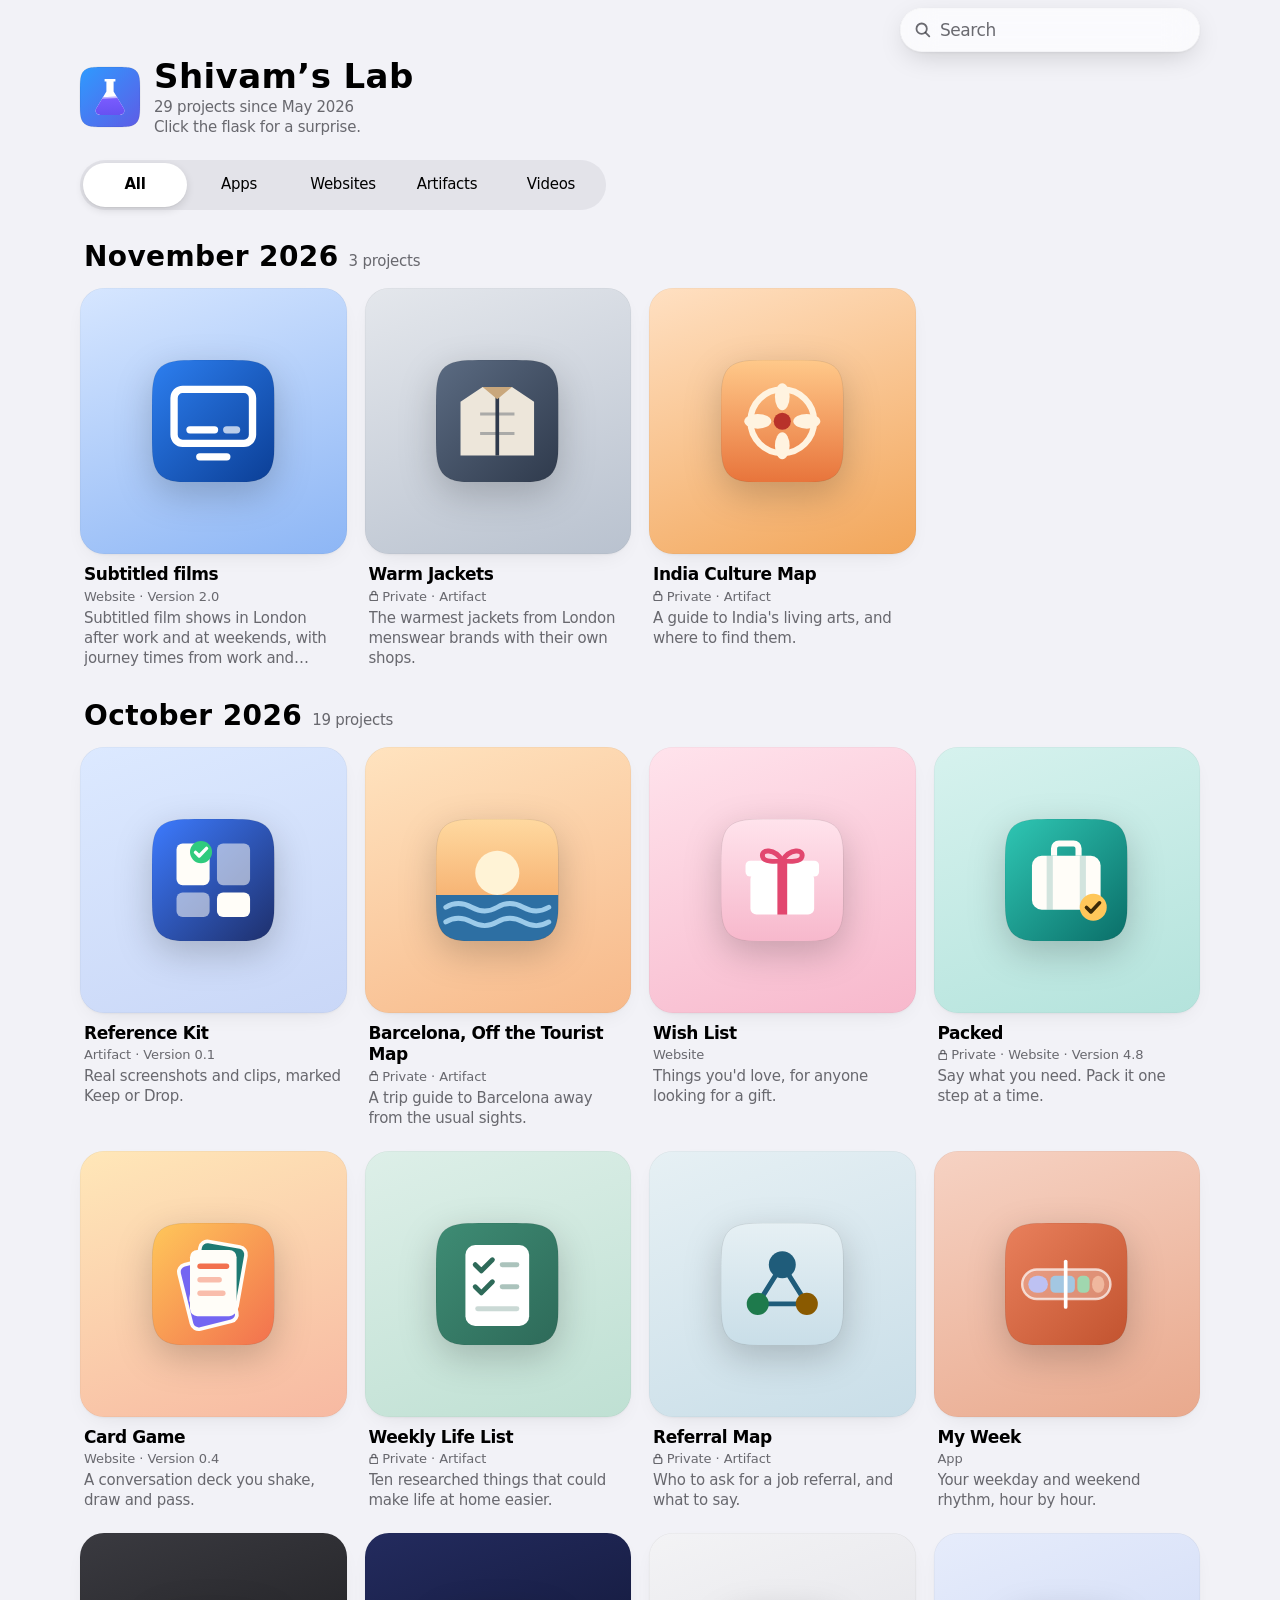
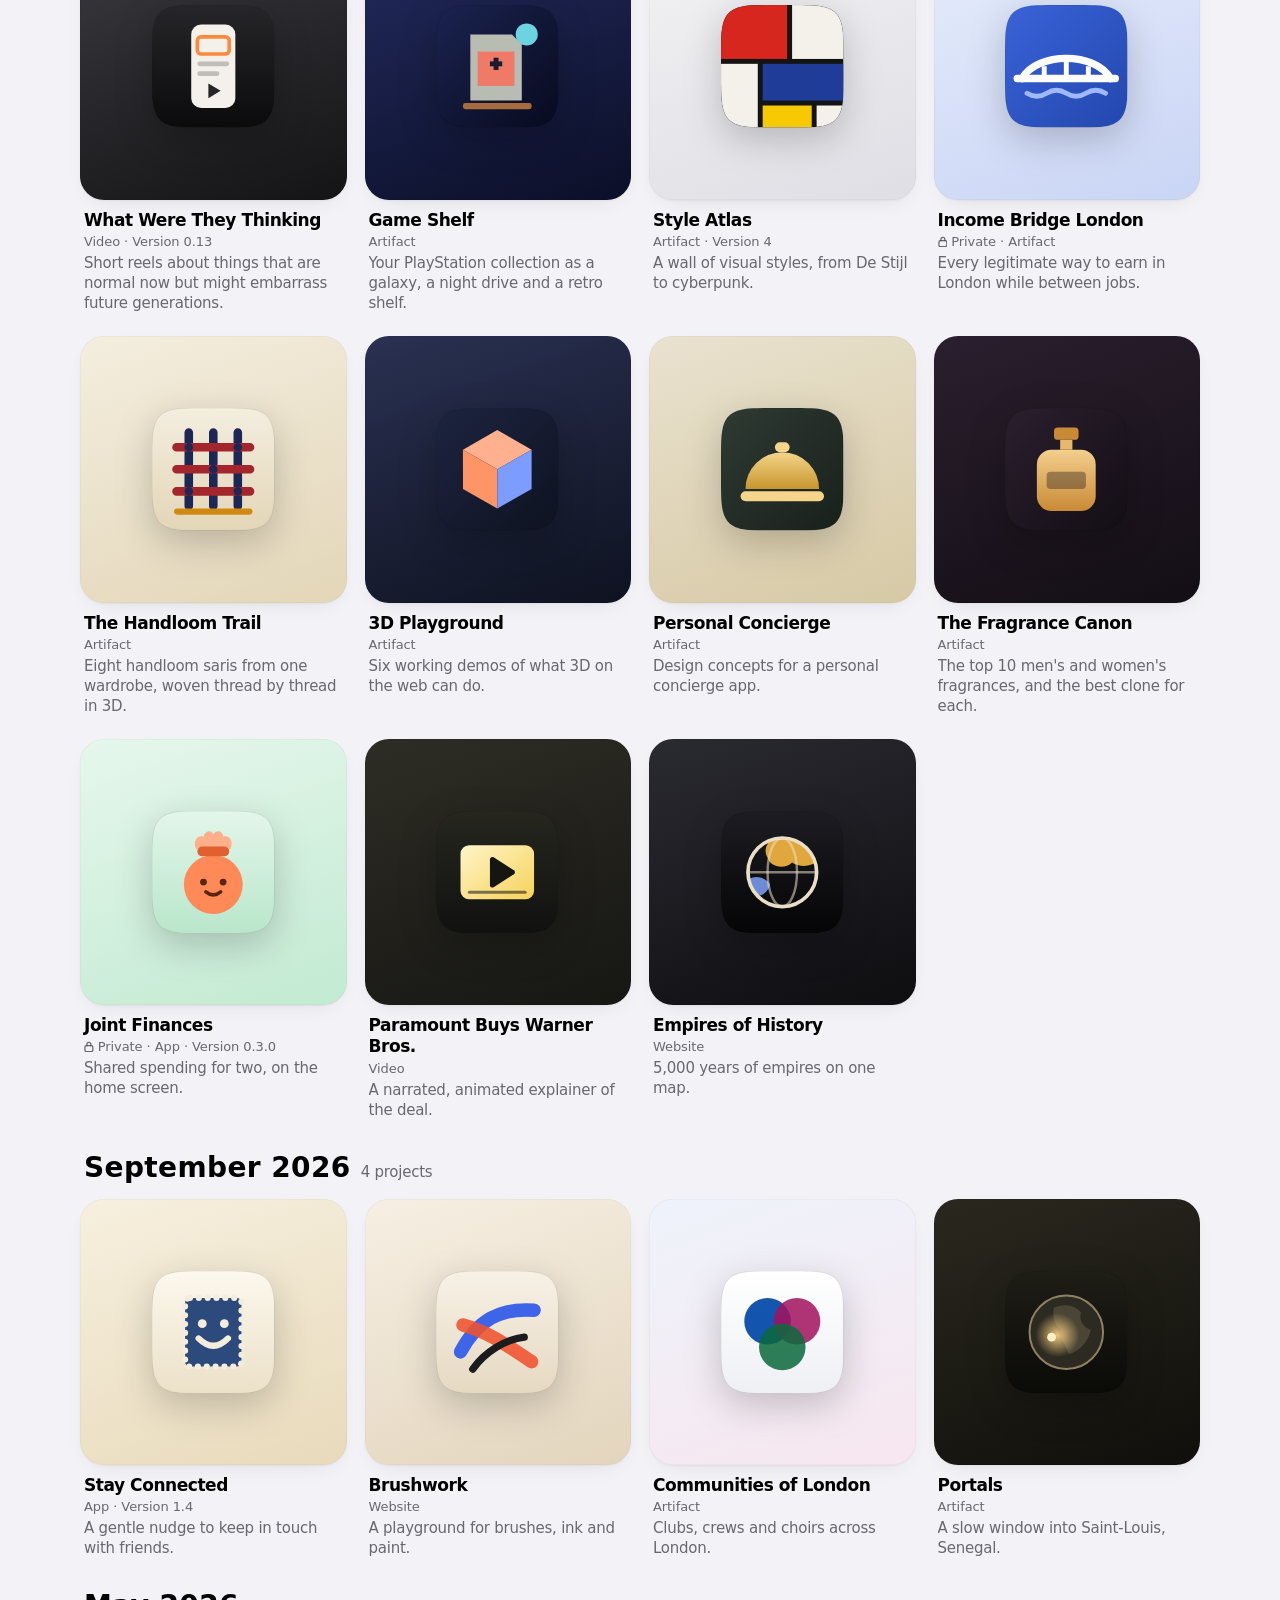
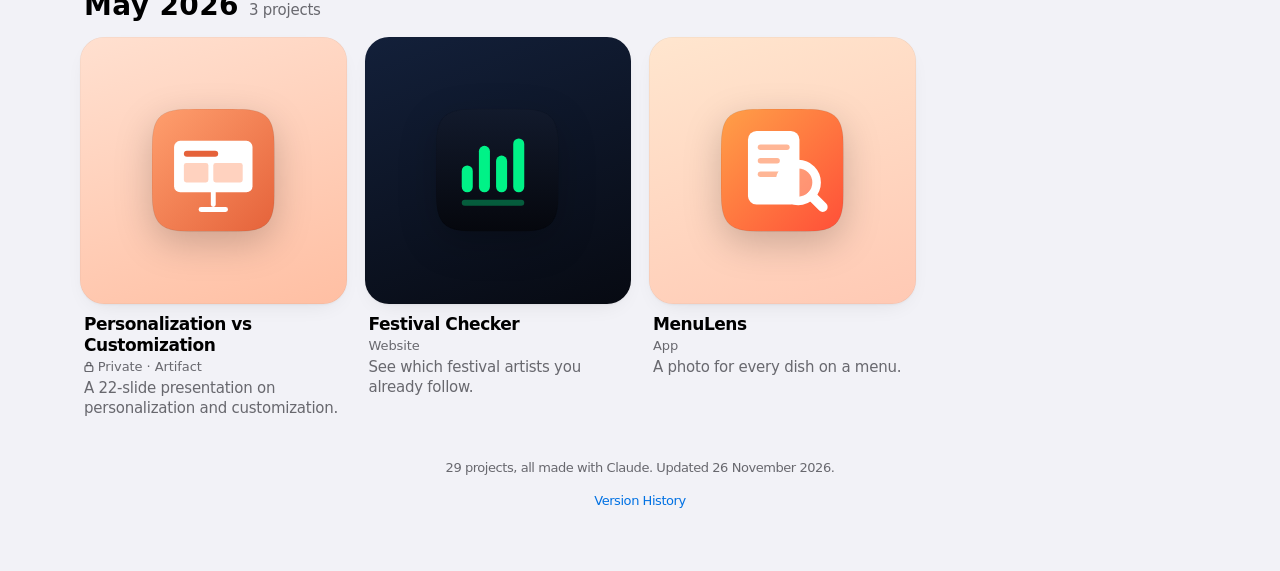
<file: index.html>
<!doctype html>
<html lang="en-GB">
<head>
  <meta charset="utf-8">
  <meta name="viewport" content="width=device-width, initial-scale=1, viewport-fit=cover">
  <title>Shivam’s Lab</title>
  <meta name="description" content="Everything Shivam has made with Claude: apps, websites and interactive pages, in one place.">
  <meta name="color-scheme" content="light dark">
  <meta name="theme-color" media="(prefers-color-scheme: light)" content="#F2F2F7">
  <meta name="theme-color" media="(prefers-color-scheme: dark)" content="#000000">
  <meta name="apple-mobile-web-app-capable" content="yes">
  <meta name="mobile-web-app-capable" content="yes">
  <meta name="apple-mobile-web-app-title" content="Lab">
  <meta name="apple-mobile-web-app-status-bar-style" content="default">
  <link rel="icon" href="assets/icon.svg" type="image/svg+xml">
  <link rel="apple-touch-icon" href="assets/apple-touch-icon.png">
  <link rel="manifest" href="manifest.webmanifest">
  <meta property="og:title" content="Shivam’s Lab">
  <meta property="og:description" content="Everything Shivam has made with Claude, in one place.">
  <link rel="stylesheet" href="styles.css">
</head>
<body>
  <a class="skip" href="#main">Skip to projects</a>

  <header class="toolbar" id="toolbar">
    <div class="toolbar-inner">
      <span class="toolbar-title" id="toolbarTitle" aria-hidden="true"><span class="toolbar-flask" id="toolbarFlask"></span>Shivam’s Lab</span>
      <div class="search search--top glass" role="search">
        <svg class="search-glyph" viewBox="0 0 20 20" aria-hidden="true"><circle cx="8.5" cy="8.5" r="5.75"/><path d="M12.8 12.8 17 17"/></svg>
        <label class="visually-hidden" for="searchTop">Search projects</label>
        <input id="searchTop" class="search-input" type="search" placeholder="Search" autocomplete="off" enterkeyhint="search">
        <button class="search-clear" type="button" aria-label="Clear search" hidden><svg viewBox="0 0 20 20" aria-hidden="true"><circle cx="10" cy="10" r="8"/><path d="m7.2 7.2 5.6 5.6m0-5.6-5.6 5.6"/></svg></button>
      </div>
    </div>
  </header>

  <main id="main" tabindex="-1">
    <div class="page">
      <div class="masthead">
        <button class="flask" id="flask" type="button" aria-label="Surprise me: open a random project" title="Surprise me"></button>
        <div>
          <h1 class="large-title" id="largeTitle">Shivam’s Lab</h1>
          <p class="masthead-sub" id="summary"></p>
        </div>
      </div>

      <div class="segmented" role="group" aria-label="Show" id="segmented">
        <span class="segmented-thumb" aria-hidden="true"></span>
      </div>

      <p class="visually-hidden" id="resultStatus" aria-live="polite"></p>

      <div id="timeline"></div>

      <div class="empty" id="empty" hidden>
        <svg viewBox="0 0 48 48" aria-hidden="true"><circle cx="21" cy="21" r="13"/><path d="M31 31l9 9"/></svg>
        <h2>No Results</h2>
        <p>Check the spelling or try a new search.</p>
      </div>

      <footer class="footer" id="footer"></footer>
    </div>
  </main>

  <div class="search search--bottom glass" role="search">
    <svg class="search-glyph" viewBox="0 0 20 20" aria-hidden="true"><circle cx="8.5" cy="8.5" r="5.75"/><path d="M12.8 12.8 17 17"/></svg>
    <label class="visually-hidden" for="searchBottom">Search projects</label>
    <input id="searchBottom" class="search-input" type="search" placeholder="Search" autocomplete="off" enterkeyhint="search">
    <button class="search-clear" type="button" aria-label="Clear search" hidden><svg viewBox="0 0 20 20" aria-hidden="true"><circle cx="10" cy="10" r="8"/><path d="m7.2 7.2 5.6 5.6m0-5.6-5.6 5.6"/></svg></button>
  </div>

  <div class="scrim" id="scrim" hidden></div>
  <div class="sheet" id="sheet" role="dialog" aria-modal="true" aria-labelledby="sheetTitle" tabindex="-1" hidden>
    <div class="sheet-bar" id="grabber">
      <span class="sheet-grabber" aria-hidden="true"></span>
      <button class="sheet-close glass" id="sheetClose" type="button" aria-label="Close">
        <svg viewBox="0 0 20 20" aria-hidden="true"><path d="m5.5 5.5 9 9m0-9-9 9"/></svg>
      </button>
    </div>
    <div class="sheet-body" id="sheetBody"></div>
    <p class="visually-hidden" id="sheetStatus" aria-live="polite"></p>
  </div>

  <script src="icons.js"></script>
  <script src="data.js"></script>
  <script src="app.js"></script>
</body>
</html>
</file>
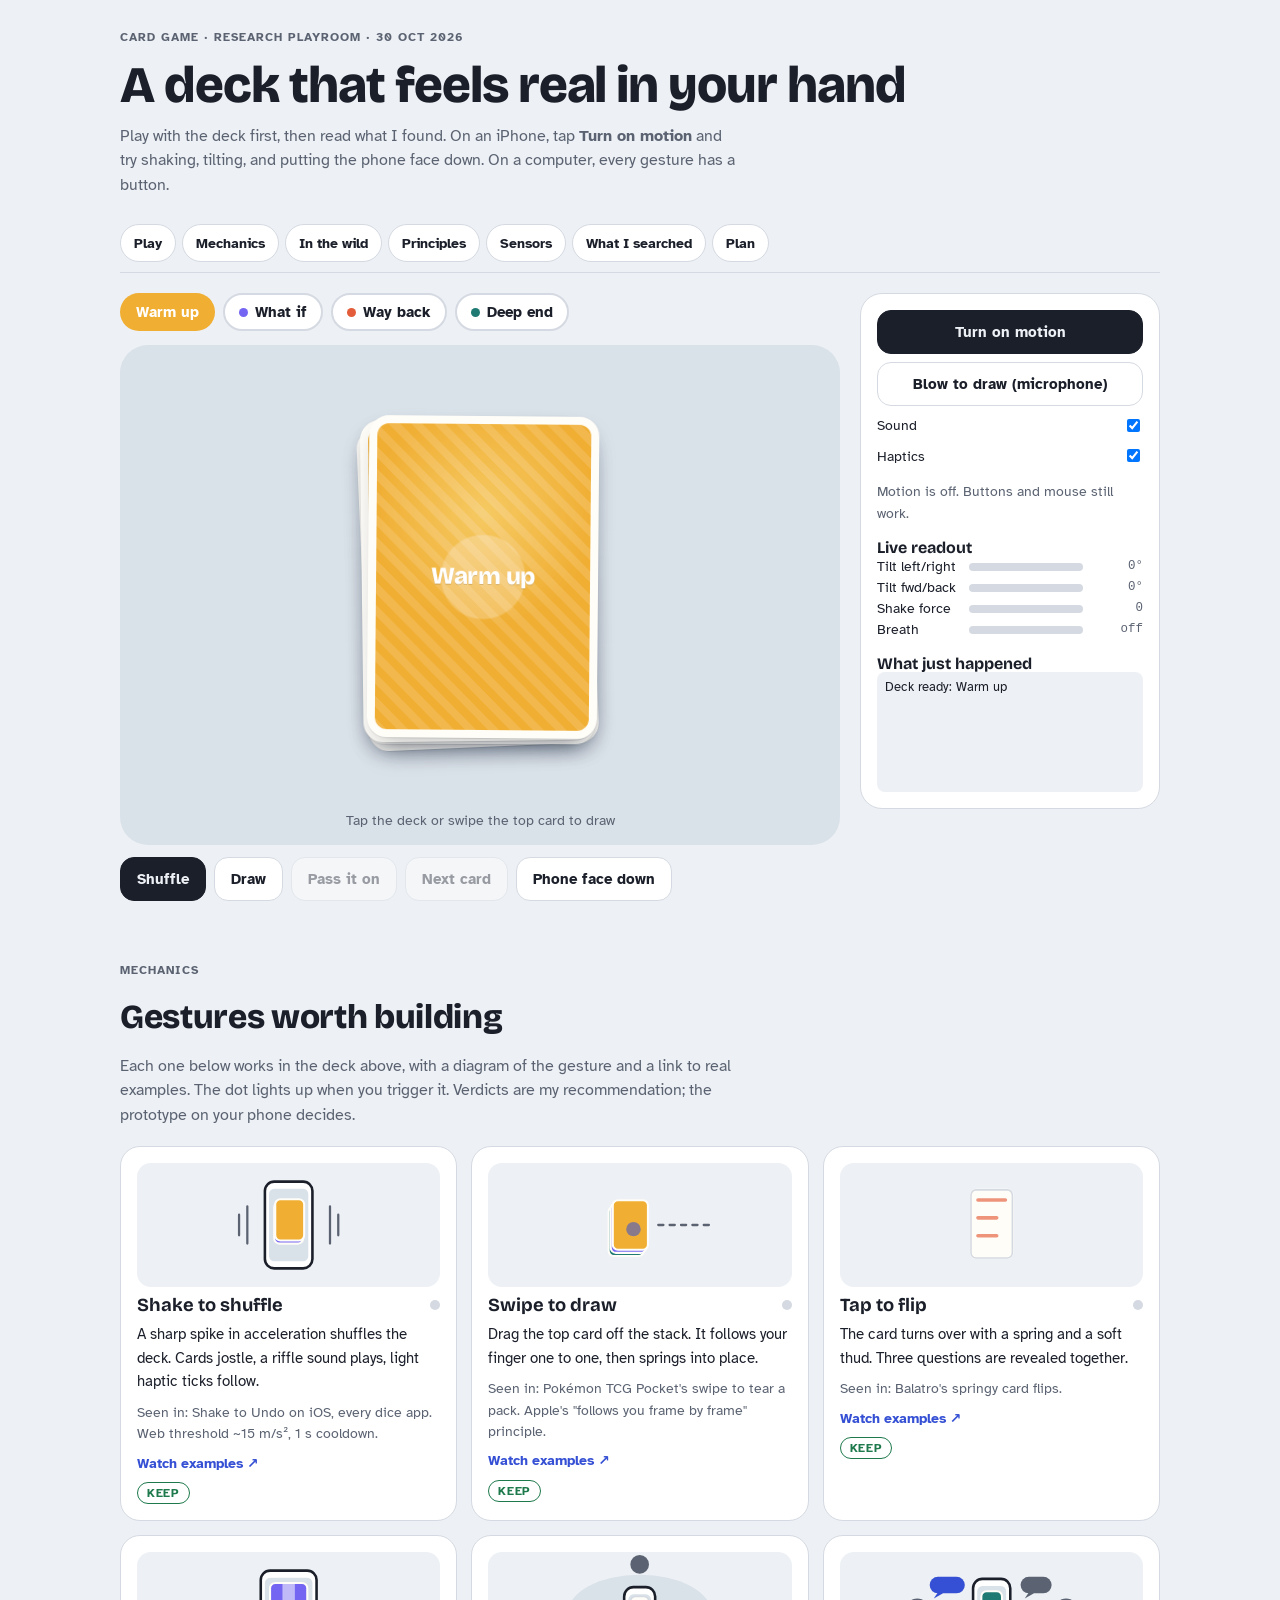
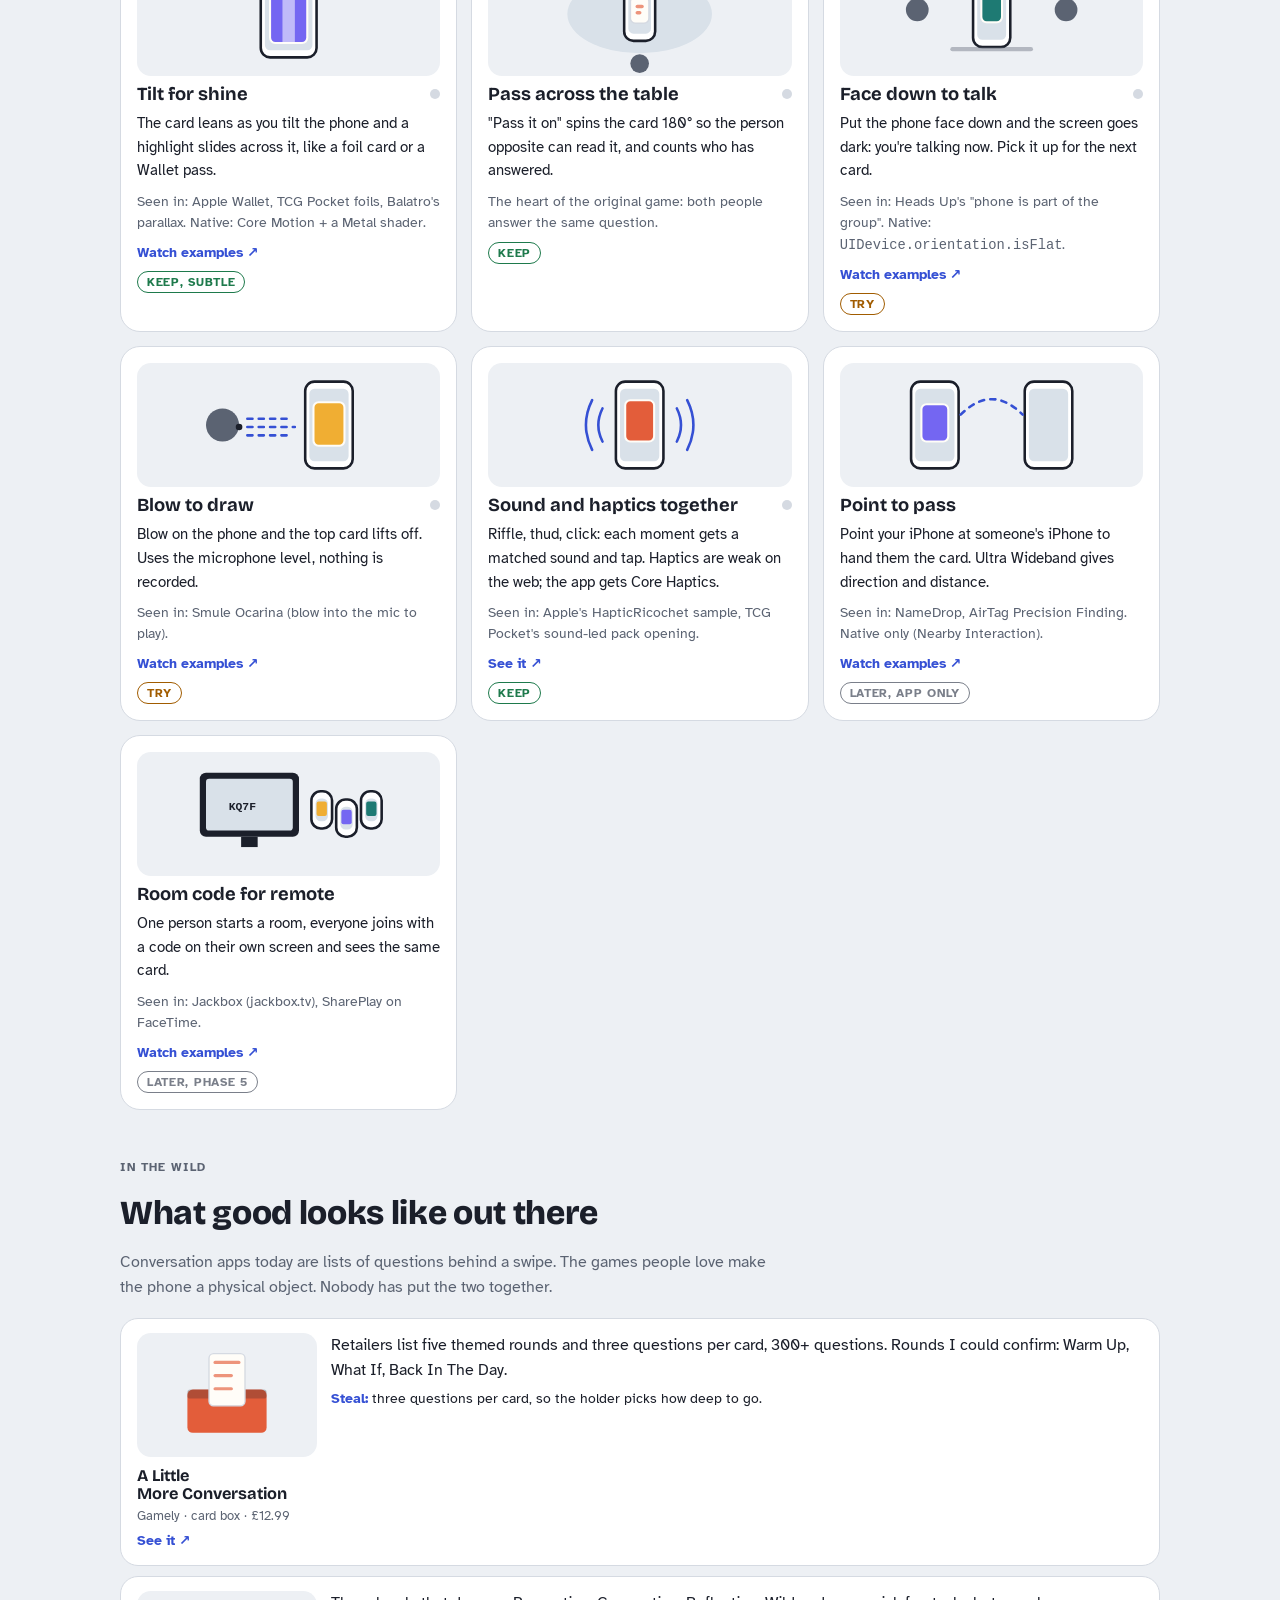
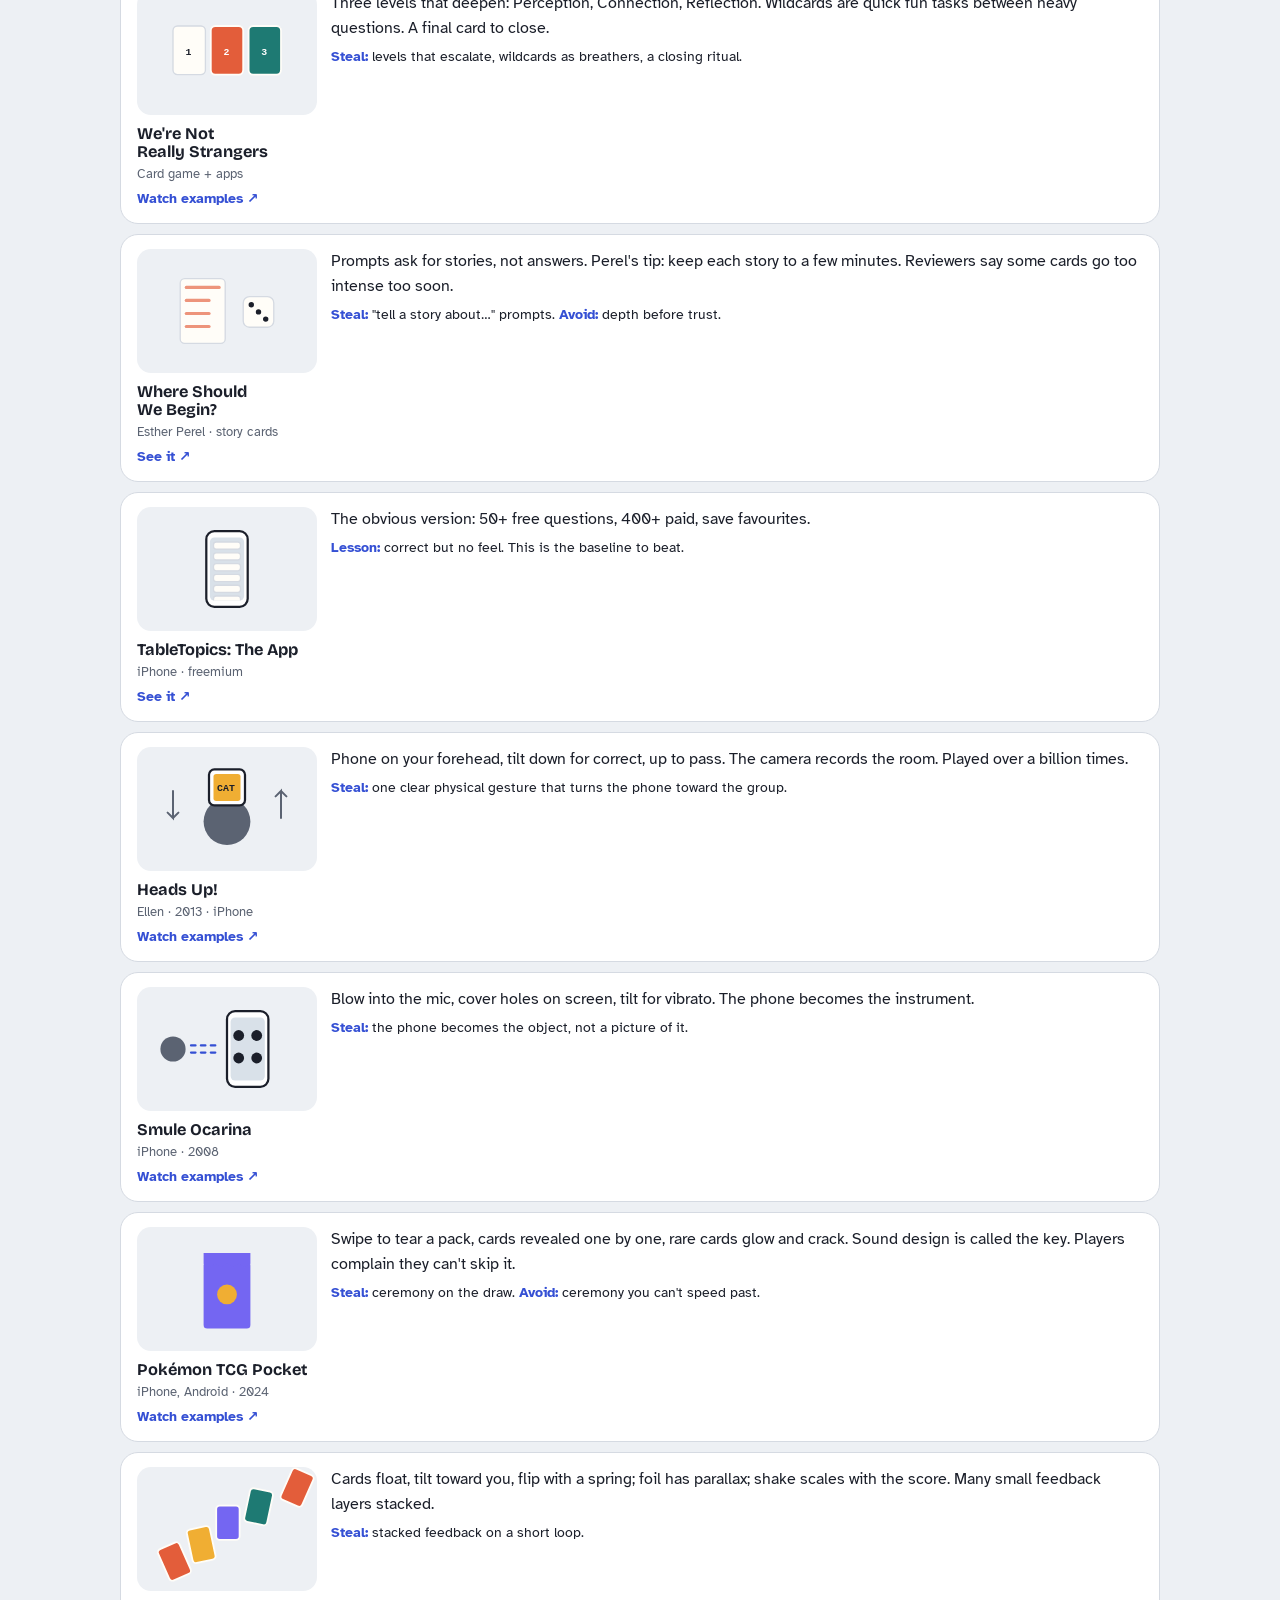
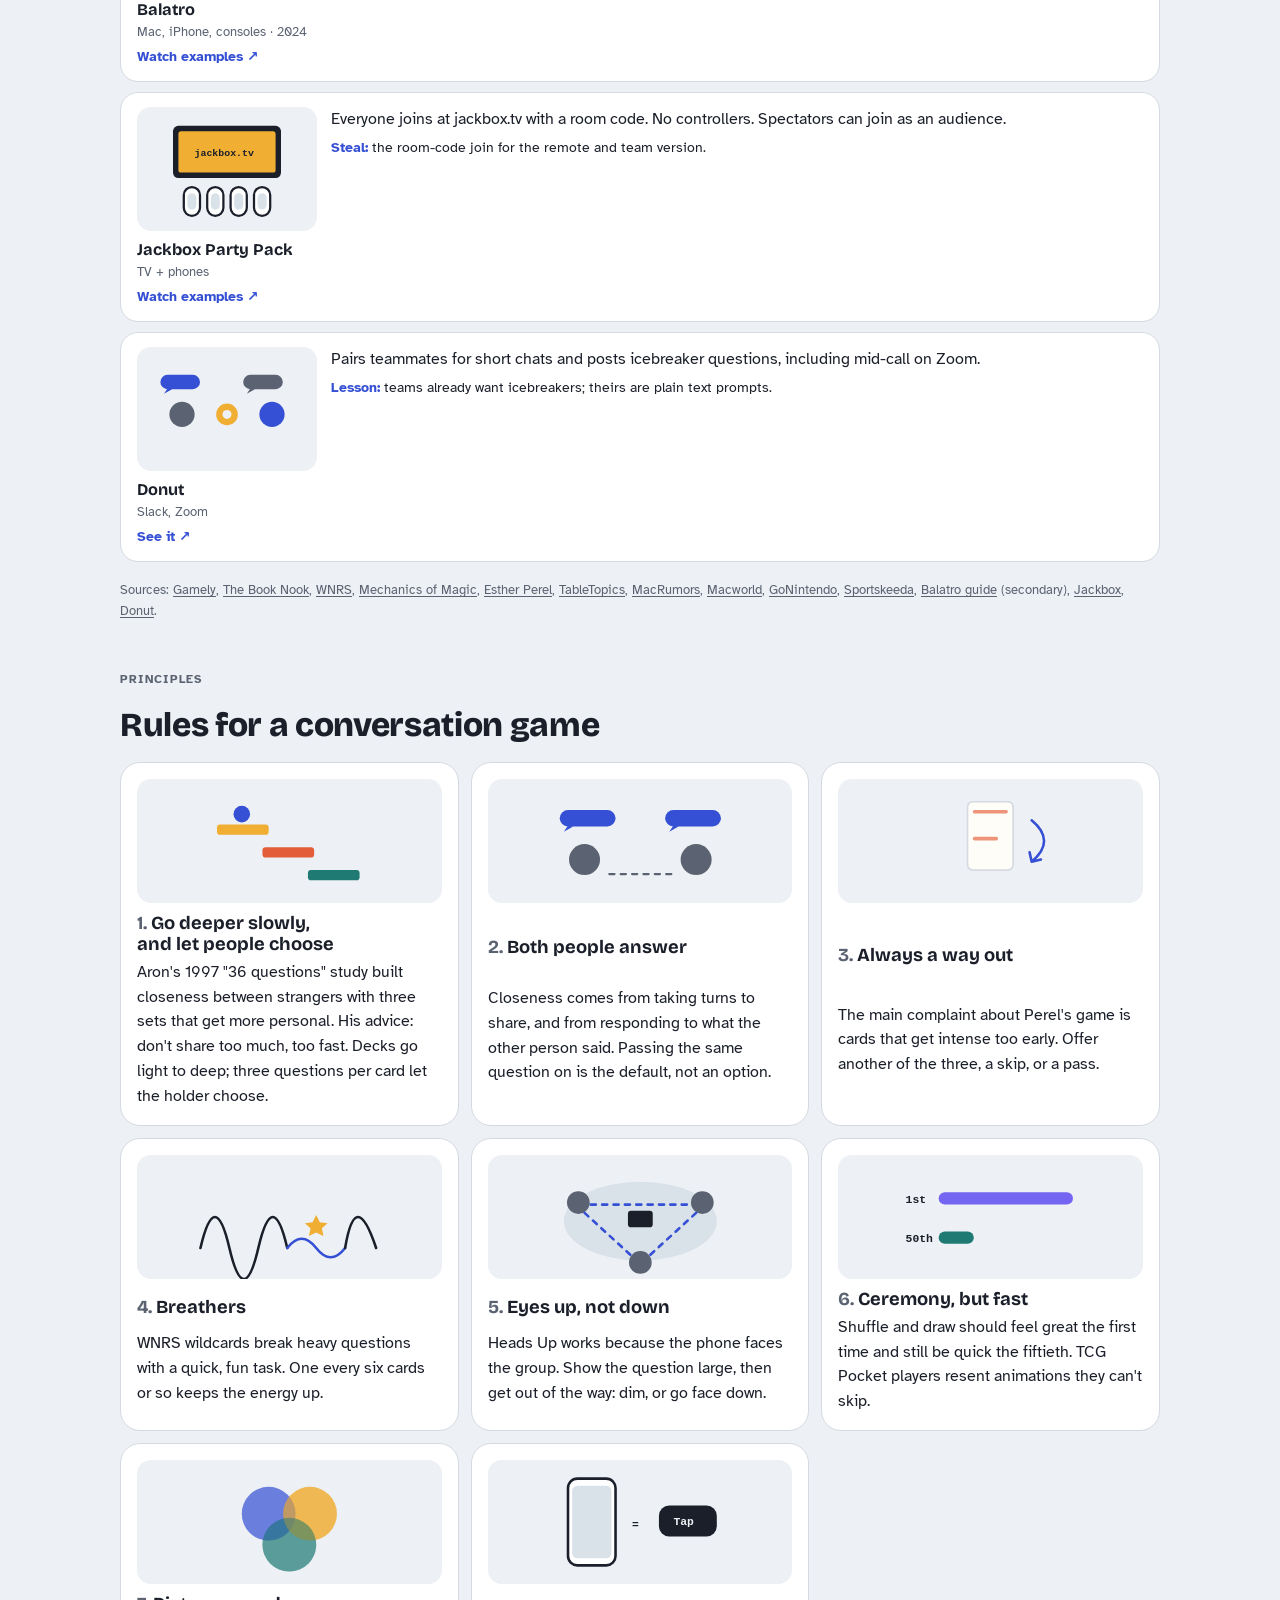
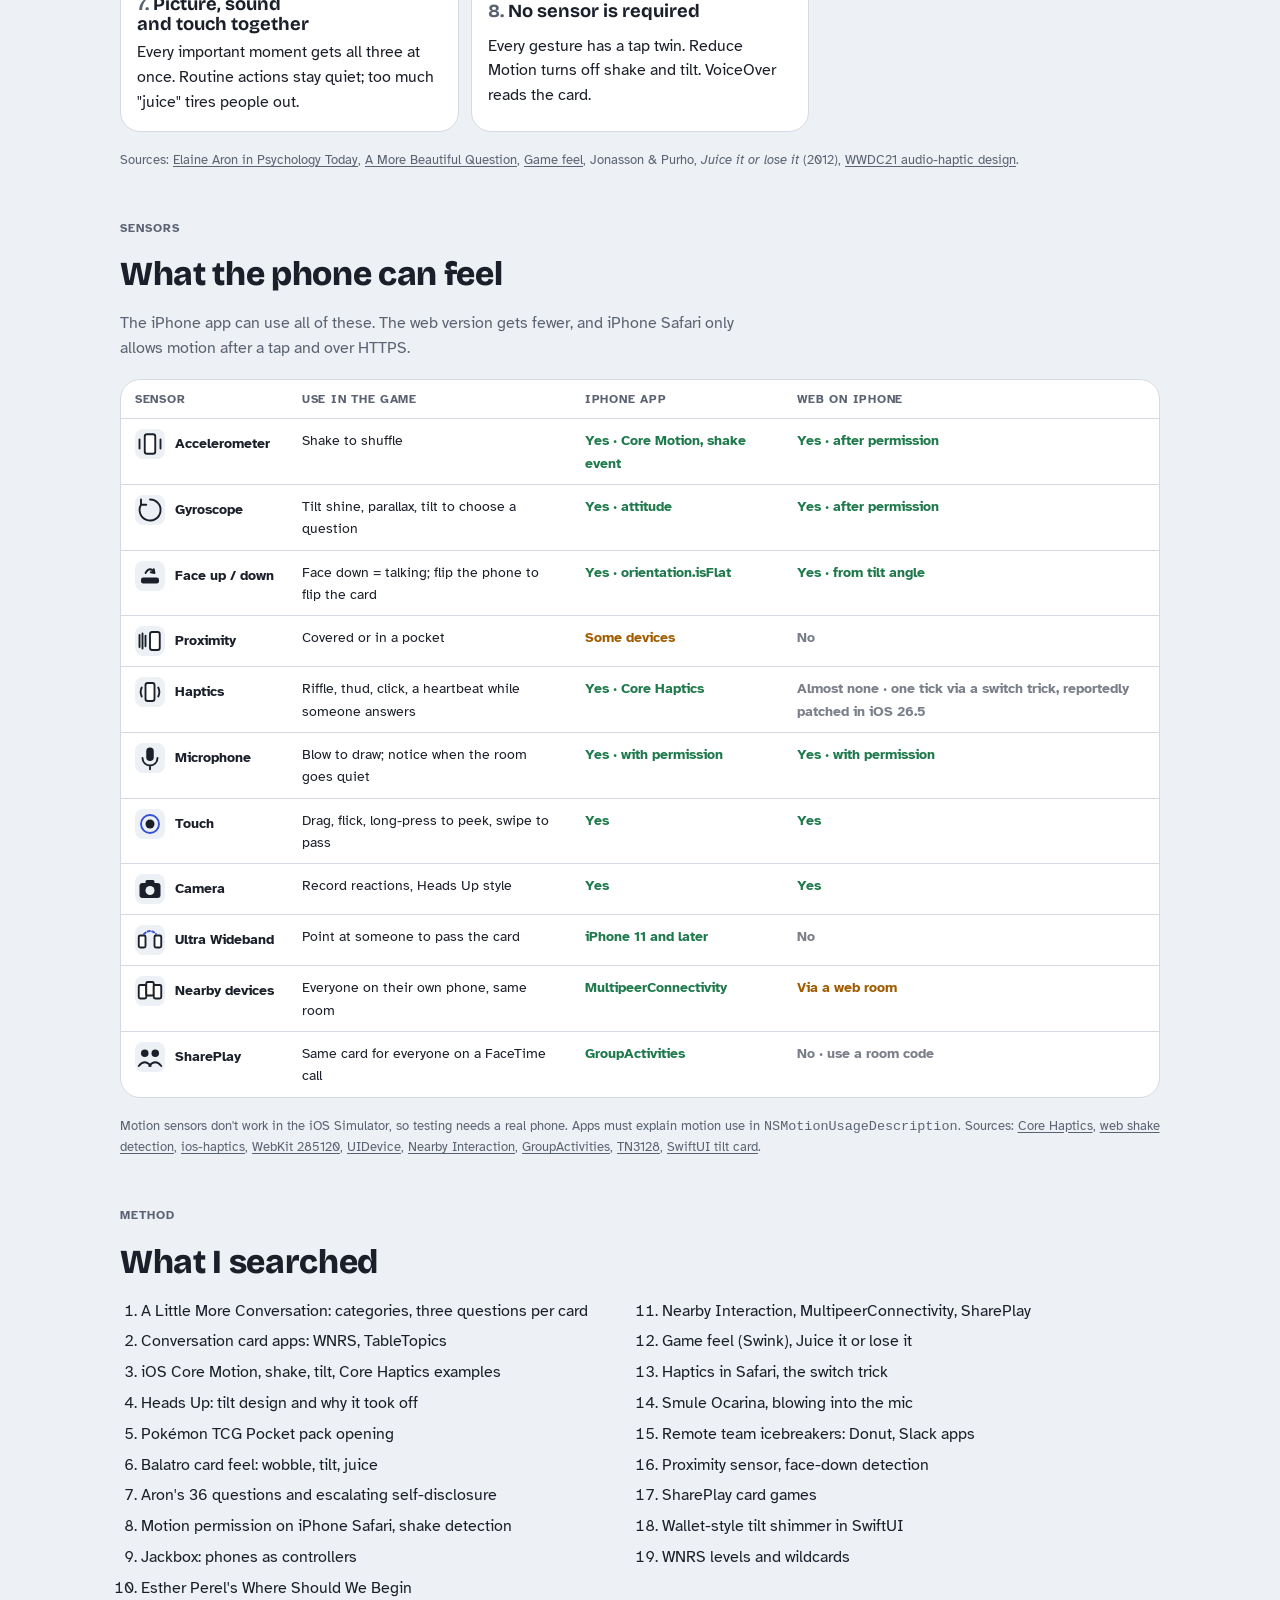
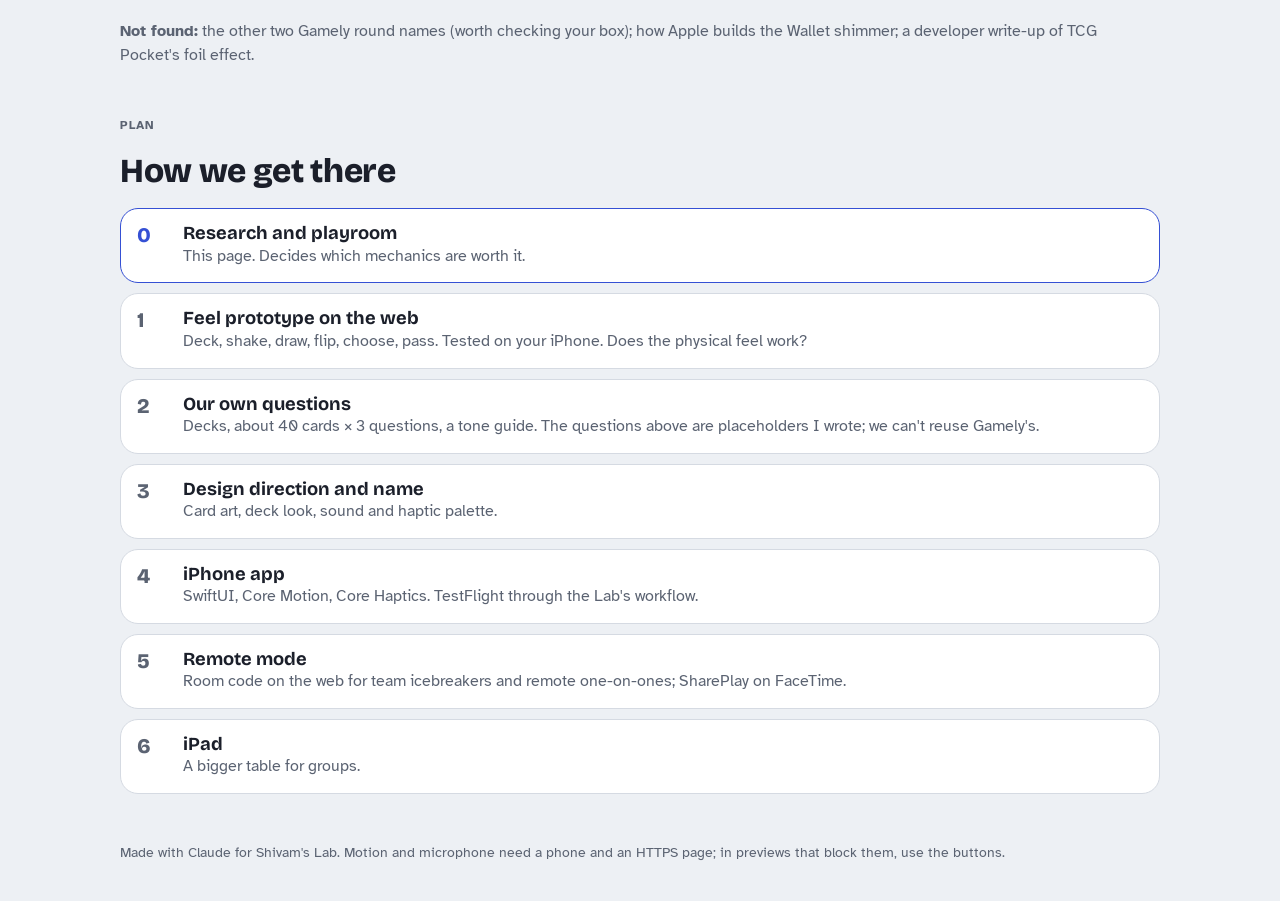
<file: card-game/index.html>
<!doctype html>
<html lang="en">
<head>
<meta charset="utf-8">
<meta name="viewport" content="width=device-width,initial-scale=1,viewport-fit=cover">
<title>Card Game Playroom</title>
</head>
<body>
<!--ARTIFACT-START-->
<title>Card Game Playroom</title>
<meta name="claude:viewport-fit-sides" content="cover">
<link rel="preconnect" href="https://fonts.googleapis.com">
<link rel="preconnect" href="https://fonts.gstatic.com" crossorigin>
<link rel="stylesheet" href="https://fonts.googleapis.com/css2?family=Bricolage+Grotesque:opsz,wght@12..96,500;12..96,700;12..96,800&family=Atkinson+Hyperlegible:ital,wght@0,400;0,700;1,400&display=swap">
<style>
/* Layout: a card table first (the live deck), then the research as a field guide: mechanics, apps, principles, sensors, searches, plan. */
:root {
  --bg: #EDF0F4;
  --surface: #FFFFFF;
  --ink: #1B1F2A;
  --muted: #5B6372;
  --line: #D5DAE2;
  --felt: #D9E1E9;
  --accent: #3550D4;
  --card-ink: #1B1F2A;
  --card-paper: #FFFDF8;
  --keep: #1E7A4C; --try: #A15C00; --skip: #7A7F8A;
  --warm: #F0AE33; --whatif: #7466F2; --wayback: #E35D3A; --deep: #1E7A73;
  --display: "Bricolage Grotesque", ui-rounded, "SF Pro Rounded", system-ui, sans-serif;
  --body: "Atkinson Hyperlegible", system-ui, -apple-system, "Segoe UI", sans-serif;
  --mono: ui-monospace, "SF Mono", Menlo, monospace;
  --spring: cubic-bezier(.34, 1.45, .64, 1);
  color-scheme: light;
}
@media (prefers-color-scheme: dark) {
  :root:not([data-theme="light"]) {
    --bg: #11141A; --surface: #1A1F28; --ink: #EDF0F5; --muted: #9CA5B4; --line: #2B3240; --felt: #182029;
    --accent: #93A5FF; --card-paper: #FBF8F1; --keep: #5FD39A; --try: #F2B45A; --skip: #8D94A1;
    color-scheme: dark;
  }
}
:root[data-theme="dark"] {
  --bg: #11141A; --surface: #1A1F28; --ink: #EDF0F5; --muted: #9CA5B4; --line: #2B3240; --felt: #182029;
  --accent: #93A5FF; --card-paper: #FBF8F1; --keep: #5FD39A; --try: #F2B45A; --skip: #8D94A1;
  color-scheme: dark;
}
* { box-sizing: border-box; }
html, body { background: var(--bg); color: var(--ink); }
body {
  margin: 0; font-family: var(--body); font-size: 16px; line-height: 1.55;
  padding-left: max(16px, env(safe-area-inset-left, 0px));
  padding-right: max(16px, env(safe-area-inset-right, 0px));
  -webkit-text-size-adjust: 100%;
}
a { color: var(--accent); text-underline-offset: 2px; }
:focus-visible { outline: 3px solid var(--accent); outline-offset: 2px; border-radius: 6px; }
.wrap { max-width: 1040px; margin: 0 auto; }
h1, h2, h3 { font-family: var(--display); text-wrap: balance; line-height: 1.1; margin: 0; }
h1 { font-size: clamp(2rem, 6vw, 3.2rem); font-weight: 800; letter-spacing: -.02em; }
h2 { font-size: clamp(1.5rem, 4vw, 2.1rem); font-weight: 800; letter-spacing: -.01em; }
h3 { font-size: 1.15rem; font-weight: 700; }
p { margin: 0; }
.muted { color: var(--muted); }
.eyebrow { font-size: .78rem; letter-spacing: .08em; text-transform: uppercase; color: var(--muted); font-weight: 700; }

header.top { padding-block: 28px 8px; display: grid; gap: 10px; }
header.top p { max-width: 62ch; color: var(--muted); }

nav.jump {
  position: sticky; top: env(safe-area-inset-top, 0px); z-index: 5; background: var(--bg);
  display: flex; gap: 6px; overflow-x: auto; padding-block: 10px; margin-top: 8px;
  scrollbar-width: none; border-bottom: 1px solid var(--line);
}
nav.jump::-webkit-scrollbar { display: none; }
nav.jump a {
  flex: none; text-decoration: none; color: var(--ink); font-weight: 700; font-size: .9rem;
  padding: 7px 13px; border-radius: 999px; background: var(--surface); border: 1px solid var(--line);
}
body::before { content: ""; position: fixed; inset: 0 0 auto; height: env(safe-area-inset-top, 0px); z-index: 10; background: var(--bg); }

/* ---------- The table ---------- */
.playroom { display: grid; grid-template-columns: minmax(0, 1fr) 300px; gap: 20px; padding-block: 20px; align-items: start; }
@media (max-width: 820px) { .playroom { grid-template-columns: minmax(0, 1fr); } }

.decks { display: flex; gap: 8px; flex-wrap: wrap; }
.deck-chip {
  font: 700 .92rem var(--body); border: 2px solid transparent; cursor: pointer;
  padding: 8px 14px; border-radius: 999px; color: #fff; background: var(--c);
  transition: transform .25s var(--spring);
}
.deck-chip[aria-pressed="false"] { background: var(--surface); color: var(--ink); border-color: var(--line); }
.deck-chip[aria-pressed="false"]::before { content: ""; display: inline-block; width: 9px; height: 9px; border-radius: 50%; background: var(--c); margin-right: 7px; }
.deck-chip:active { transform: scale(.94); }

.table {
  position: relative; margin-top: 14px; border-radius: 28px; background: var(--felt);
  height: 500px; overflow: hidden; touch-action: none; user-select: none; -webkit-user-select: none;
  perspective: 1100px;
}
.table-hint { position: absolute; left: 0; right: 0; bottom: 14px; text-align: center; font-size: .9rem; color: var(--muted); pointer-events: none; padding-inline: 16px; }

.card {
  --x: 0px; --y: 0px; --r: 0deg; --s: 1;
  position: absolute; left: 50%; top: 50%; width: 230px; height: 322px; margin: -170px 0 0 -115px;
  transform: translate(var(--x), var(--y)) rotate(var(--r)) scale(var(--s));
  transition: transform .55s var(--spring), opacity .3s;
  transform-style: preserve-3d; cursor: grab;
}
.card.dragging { transition: none; cursor: grabbing; }
.tilt { position: absolute; inset: 0; transform-style: preserve-3d; transition: transform .12s linear;
  transform: rotateX(var(--tx, 0deg)) rotateY(var(--ty, 0deg)); }
.flip { position: absolute; inset: 0; transform-style: preserve-3d; transition: transform .7s var(--spring); }
.card.up .flip { transform: rotateY(180deg); }
.face {
  position: absolute; inset: 0; border-radius: 20px; backface-visibility: hidden; -webkit-backface-visibility: hidden;
  box-shadow: 0 1px 0 rgba(0,0,0,.08), 0 10px 24px -10px rgba(10,20,40,.35); overflow: hidden;
}
.back {
  background: var(--c);
  background-image:
    radial-gradient(circle at 50% 50%, rgba(255,255,255,.22) 0 22%, transparent 23%),
    repeating-linear-gradient(45deg, rgba(255,255,255,.13) 0 8px, transparent 8px 16px);
  display: grid; place-items: center; color: #fff; border: 8px solid var(--card-paper);
}
.back span { font-family: var(--display); font-weight: 800; font-size: 1.5rem; letter-spacing: -.01em; text-shadow: 0 1px 0 rgba(0,0,0,.15); }
.front {
  transform: rotateY(180deg); background: var(--card-paper); color: var(--card-ink);
  display: flex; flex-direction: column; padding: 14px 14px 12px; gap: 8px; border-top: 10px solid var(--c);
}
.front .tag { font: 700 .72rem var(--body); letter-spacing: .08em; text-transform: uppercase; color: var(--c); filter: brightness(.8); }
.q {
  all: unset; box-sizing: border-box; cursor: pointer; display: block; padding: 8px 10px; border-radius: 12px;
  font: 700 .95rem/1.25 var(--display); color: var(--card-ink); background: rgba(20,30,50,.05);
  transition: opacity .3s, transform .4s var(--spring), background .2s;
}
.q:focus-visible { outline: 3px solid var(--c); }
.q:hover { background: rgba(20,30,50,.09); }
.front.picked .q { opacity: .18; transform: scale(.96); }
.front.picked .q.on { opacity: 1; transform: scale(1.04); background: color-mix(in srgb, var(--c) 18%, transparent); }
.front .turns { margin-top: auto; font: 400 .78rem var(--body); color: #5B6372; display: flex; justify-content: space-between; }
.sheen { position: absolute; inset: 0; border-radius: 20px; pointer-events: none; mix-blend-mode: soft-light;
  background: radial-gradient(circle at var(--gx, 50%) var(--gy, 30%), rgba(255,255,255,.75), transparent 45%); opacity: .0; transition: opacity .3s; }
.card.top .sheen, .card.drawn .sheen { opacity: 1; }

.talking {
  position: absolute; inset: 0; background: #0B0D12; color: #E9ECF2; display: grid; place-items: center; text-align: center;
  padding: 24px; border-radius: 28px; z-index: 50;
}
.talking p { max-width: 26ch; font: 700 1.25rem/1.3 var(--display); }
.talking small { display: block; margin-top: 10px; font: 400 .9rem var(--body); color: #9CA5B4; }

.controls { display: flex; flex-wrap: wrap; gap: 8px; margin-top: 12px; }
.btn {
  font: 700 .95rem var(--body); padding: 10px 16px; border-radius: 14px; cursor: pointer;
  background: var(--surface); color: var(--ink); border: 1px solid var(--line); min-height: 44px;
  transition: transform .2s var(--spring);
}
.btn:active { transform: scale(.95); }
.btn.primary { background: var(--ink); color: var(--bg); border-color: var(--ink); }
.btn[disabled] { opacity: .4; cursor: default; }

/* Sensor panel */
.panel { background: var(--surface); border: 1px solid var(--line); border-radius: 22px; padding: 16px; display: grid; gap: 14px; }
.panel h3 { font-size: 1rem; }
.status { font-size: .88rem; color: var(--muted); }
.status b { color: var(--ink); }
.meter { display: grid; grid-template-columns: 84px 1fr 52px; gap: 8px; align-items: center; font-size: .85rem; }
.bar { position: relative; height: 8px; border-radius: 4px; background: var(--line); overflow: hidden; }
.bar i { position: absolute; top: 0; bottom: 0; left: 50%; width: 0; background: var(--accent); border-radius: 4px; transition: all .08s linear; }
.bar.from0 i { left: 0; }
.num { font-family: var(--mono); font-size: .78rem; text-align: right; font-variant-numeric: tabular-nums; color: var(--muted); }
.log { list-style: none; margin: 0; padding: 0; display: grid; gap: 4px; font-size: .84rem; min-height: 120px; }
.log li { padding: 5px 8px; border-radius: 8px; background: var(--bg); }
.log li:first-child { animation: pop .4s var(--spring); }
@keyframes pop { from { transform: scale(.9); opacity: 0; } }
.toggles { display: grid; gap: 8px; }
.toggle { display: flex; align-items: center; justify-content: space-between; gap: 10px; font-size: .9rem; }

/* ---------- Field guide ---------- */
section.guide { padding-block: 40px 8px; display: grid; gap: 18px; scroll-margin-top: 64px; }
section.guide > p.lede { max-width: 66ch; color: var(--muted); }
.grid { display: grid; grid-template-columns: repeat(auto-fill, minmax(min(100%, 300px), 1fr)); gap: 14px; }
.tile { background: var(--surface); border: 1px solid var(--line); border-radius: 20px; padding: 16px; display: flex; flex-direction: column; gap: 8px; min-width: 0; }
.tile p { font-size: .95rem; }
.tile .from { font-size: .86rem; color: var(--muted); }
.tile-head { display: flex; justify-content: space-between; align-items: center; gap: 10px; }
.verdict { font: 700 .72rem var(--body); letter-spacing: .06em; text-transform: uppercase; padding: 3px 9px; border-radius: 999px; border: 1.5px solid currentColor; flex: none; }
.v-keep { color: var(--keep); } .v-try { color: var(--try); } .v-later { color: var(--skip); }
.lit { width: 10px; height: 10px; border-radius: 50%; background: var(--line); flex: none; transition: background .2s, box-shadow .2s; }
.lit.on { background: var(--keep); box-shadow: 0 0 0 4px color-mix(in srgb, var(--keep) 25%, transparent); }
.tile .how { font-size: .86rem; background: var(--bg); border-radius: 10px; padding: 8px 10px; }

.principles { counter-reset: p; display: grid; gap: 12px; grid-template-columns: repeat(auto-fill, minmax(min(100%, 320px), 1fr)); list-style: none; margin: 0; padding: 0; }
.principles li { background: var(--surface); border: 1px solid var(--line); border-radius: 20px; padding: 16px; display: grid; gap: 6px; }
.principles li h3::before { counter-increment: p; content: counter(p) ". "; color: var(--muted); }

.tablewrap { overflow-x: auto; background: var(--surface); border: 1px solid var(--line); border-radius: 20px; }
table { border-collapse: collapse; width: 100%; min-width: 720px; font-size: .9rem; }
th, td { text-align: left; padding: 10px 14px; border-bottom: 1px solid var(--line); vertical-align: top; }
th { font-size: .76rem; letter-spacing: .06em; text-transform: uppercase; color: var(--muted); }
tr:last-child td { border-bottom: 0; }
td:first-child { font-weight: 700; white-space: nowrap; }
.yes { color: var(--keep); font-weight: 700; } .no { color: var(--skip); font-weight: 700; } .some { color: var(--try); font-weight: 700; }

.apps { display: grid; gap: 10px; }
.app { display: grid; grid-template-columns: 180px minmax(0, 1fr); gap: 14px; padding: 14px 16px; background: var(--surface); border: 1px solid var(--line); border-radius: 18px; }
@media (max-width: 620px) { .app { grid-template-columns: minmax(0, 1fr); gap: 4px; } }
.app h3 { font-size: 1.02rem; }
.app .kind { font-size: .8rem; color: var(--muted); }
.app .steal { font-size: .9rem; margin-top: 4px; }
.app .steal b { color: var(--accent); }

.searches { columns: 2 280px; gap: 24px; padding-left: 1.3em; margin: 0; }
.searches li { break-inside: avoid; margin-bottom: 6px; }
.phases { display: grid; gap: 10px; }
.phase { display: grid; grid-template-columns: 34px minmax(0, 1fr); gap: 12px; padding: 14px 16px; background: var(--surface); border: 1px solid var(--line); border-radius: 18px; }
.phase .n { font: 800 1.3rem var(--display); color: var(--muted); }
.phase.now { border-color: var(--accent); }
.phase.now .n { color: var(--accent); }
footer { padding-block: 40px; color: var(--muted); font-size: .88rem; }
.sources { font-size: .84rem; color: var(--muted); }
.sources a { color: var(--muted); }

/* ---------- Visual references: small animated diagrams, drawn for this page ---------- */
.vis { height: 124px; border-radius: 14px; background: var(--bg); overflow: hidden; flex: none; }
.vis svg { width: 100%; height: 100%; display: block; }
.app .vis { margin-bottom: 10px; }
.principles li .vis { margin-bottom: 4px; }
.sv { display: inline-block; width: 30px; height: 30px; vertical-align: middle; margin-right: 10px; background: var(--bg); border-radius: 8px; }
.sv svg { width: 100%; height: 100%; display: block; }
.watch { font-size: .86rem; font-weight: 700; text-decoration: none; align-self: flex-start; }
.watch::after { content: " ↗"; }
.app .watch { display: block; margin-top: 2px; }
.vis *, .sv * { transform-box: fill-box; transform-origin: center; }
.vis text { font: 700 11px var(--mono); fill: var(--ink); }
.vis .ph, .sv .ph { fill: var(--surface); stroke: var(--ink); stroke-width: 2.5; }
.vis .scr { fill: var(--felt); }
.vis .cd { stroke: var(--card-paper); stroke-width: 2; }
.vis .w { fill: var(--warm); } .vis .v { fill: var(--whatif); } .vis .r { fill: var(--wayback); } .vis .t { fill: var(--deep); }
.vis .pp { fill: var(--card-paper); stroke: var(--line); stroke-width: 1.5; }
.vis .ln { fill: var(--wayback); opacity: .65; }
.vis .ink, .sv .ink { fill: var(--ink); } .vis .mut { fill: var(--muted); } .vis .acc { fill: var(--accent); } .vis .felt { fill: var(--felt); }
.vis .str, .sv .str { fill: none; stroke: var(--ink); stroke-width: 2.5; stroke-linecap: round; stroke-linejoin: round; }
.vis .smut { fill: none; stroke: var(--muted); stroke-width: 2.2; stroke-linecap: round; }
.vis .sacc, .sv .sacc { fill: none; stroke: var(--accent); stroke-width: 2.5; stroke-linecap: round; }
.vis .dash { stroke-dasharray: 5 6; }
.vis .glow { fill: var(--warm); opacity: 0; }

.vis.play .a-shake { animation: v-shake 2.6s infinite; }
.vis.play .a-blink { animation: v-blink 2.6s infinite; }
.vis.play .a-swipe { animation: v-swipe 3s infinite var(--spring); }
.vis.play .a-flipA { animation: v-flipA 3.4s infinite; }
.vis.play .a-flipB { animation: v-flipB 3.4s infinite; }
.vis.play .a-tilt { animation: v-tilt 3s infinite ease-in-out; }
.vis.play .a-sheen { animation: v-sheen 3s infinite ease-in-out; }
.vis.play .a-spin { animation: v-spin 4s infinite var(--spring); }
.vis.play .a-down { animation: v-down 4s infinite ease-in-out; }
.vis.play .a-talk { animation: v-talk 4s infinite; }
.vis.play .a-talk2 { animation: v-talk 4s .5s infinite; }
.vis.play .a-wind { animation: v-wind .8s infinite linear; }
.vis.play .a-lift { animation: v-lift 2.6s infinite var(--spring); }
.vis.play .a-pulse { animation: v-pulse 1.3s infinite ease-out; }
.vis.play .a-pulse2 { animation: v-pulse 1.3s .45s infinite ease-out; }
.vis.play .a-bars { animation: v-bars .7s infinite ease-in-out; }
.vis.play .a-dashmove { animation: v-wind 1s infinite linear; }
.vis.play .a-travel { animation: v-travel 3s infinite ease-in-out; }
.vis.play .a-pop { animation: v-pop 3.4s infinite var(--spring); }
.vis.play .a-pop2 { animation: v-pop 3.4s .25s infinite var(--spring); }
.vis.play .a-pop3 { animation: v-pop 3.4s .5s infinite var(--spring); }
.vis.play .a-rise { animation: v-rise 3.4s infinite var(--spring); }
.vis.play .a-rise2 { animation: v-rise 3.4s .25s infinite var(--spring); }
.vis.play .a-rise3 { animation: v-rise 3.4s .5s infinite var(--spring); }
.vis.play .a-roll { animation: v-roll 3s infinite var(--spring); }
.vis.play .a-scroll { animation: v-scroll 4s infinite ease-in-out; }
.vis.play .a-nod { animation: v-nod 3s infinite var(--spring); }
.vis.play .a-hole { animation: v-hole 1.2s infinite steps(1); }
.vis.play .a-hole2 { animation: v-hole 1.2s .3s infinite steps(1); }
.vis.play .a-hole3 { animation: v-hole 1.2s .6s infinite steps(1); }
.vis.play .a-tear { animation: v-tear 3s infinite ease-out; }
.vis.play .a-glow { animation: v-glow 3s infinite ease-out; }
.vis.play .a-float { animation: v-float 1.8s infinite ease-in-out; }
.vis.play .a-float2 { animation: v-float 1.8s .3s infinite ease-in-out; }
.vis.play .a-float3 { animation: v-float 1.8s .6s infinite ease-in-out; }
.vis.play .a-float4 { animation: v-float 1.8s .9s infinite ease-in-out; }
.vis.play .a-float5 { animation: v-float 1.8s 1.2s infinite ease-in-out; }
.vis.play .a-steps { animation: v-steps 3.6s infinite var(--spring); }
.vis.play .a-alt { animation: v-alt 3s infinite; }
.vis.play .a-alt2 { animation: v-alt 3s 1.5s infinite; opacity: .15; }
.vis.play .a-swapA { animation: v-swapA 3.2s infinite var(--spring); }
.vis.play .a-swapB { animation: v-swapB 3.2s infinite var(--spring); }
.vis.play .a-grow { transform-origin: left center; animation: v-grow 3s infinite var(--spring); }
.vis.play .a-grow2 { transform-origin: left center; animation: v-grow 3s .2s infinite var(--spring); }
.vis.play .a-twinkle { animation: v-twinkle 1.6s infinite ease-in-out; }

@keyframes v-shake { 0%, 8% { transform: none; } 12% { transform: translateX(-8px) rotate(-7deg); } 20% { transform: translateX(8px) rotate(7deg); } 28% { transform: translateX(-7px) rotate(-5deg); } 36% { transform: translateX(5px) rotate(4deg); } 44%, 100% { transform: none; } }
@keyframes v-blink { 0%, 8% { opacity: 0; } 12%, 40% { opacity: 1; } 48%, 100% { opacity: 0; } }
@keyframes v-swipe { 0%, 15% { transform: none; opacity: 1; } 50% { transform: translate(78px, -4px) rotate(16deg); opacity: 1; } 58% { transform: translate(90px, -4px) rotate(18deg); opacity: 0; } 60% { transform: none; opacity: 0; } 80%, 100% { transform: none; opacity: 1; } }
@keyframes v-flipA { 0%, 20% { transform: scaleX(1); } 32%, 78% { transform: scaleX(0); } 90%, 100% { transform: scaleX(1); } }
@keyframes v-flipB { 0%, 32% { transform: scaleX(0); } 44%, 70% { transform: scaleX(1); } 78%, 100% { transform: scaleX(0); } }
@keyframes v-tilt { 0%, 100% { transform: skewY(-7deg) rotate(-5deg); } 50% { transform: skewY(7deg) rotate(5deg); } }
@keyframes v-sheen { 0%, 100% { transform: translateX(-26px); } 50% { transform: translateX(26px); } }
@keyframes v-spin { 0%, 22% { transform: rotate(0); } 40%, 70% { transform: rotate(180deg); } 88%, 100% { transform: rotate(360deg); } }
@keyframes v-down { 0%, 22% { transform: none; } 34%, 80% { transform: scaleY(.14); } 92%, 100% { transform: none; } }
@keyframes v-talk { 0%, 38% { opacity: 0; transform: scale(.6); } 46%, 76% { opacity: 1; transform: none; } 84%, 100% { opacity: 0; transform: scale(.8); } }
@keyframes v-wind { to { stroke-dashoffset: -22; } }
@keyframes v-lift { 0%, 30% { transform: none; } 55% { transform: translate(14px, -16px) rotate(14deg); } 72%, 100% { transform: none; } }
@keyframes v-pulse { 0% { opacity: 0; transform: scale(.7); } 30% { opacity: 1; } 100% { opacity: 0; transform: scale(1.35); } }
@keyframes v-bars { 0%, 100% { transform: scaleY(.3); } 50% { transform: scaleY(1); } }
@keyframes v-travel { 0% { transform: none; opacity: 0; } 10%, 20% { transform: none; opacity: 1; } 60%, 80% { transform: translateX(98px); opacity: 1; } 92%, 100% { transform: translateX(98px); opacity: 0; } }
@keyframes v-pop { 0%, 18% { opacity: 0; transform: scale(.5); } 32%, 84% { opacity: 1; transform: none; } 96%, 100% { opacity: 0; transform: scale(.9); } }
@keyframes v-rise { 0%, 12% { transform: translateY(14px); opacity: 0; } 36%, 84% { transform: none; opacity: 1; } 100% { transform: translateY(-4px); opacity: 0; } }
@keyframes v-roll { 0%, 20% { transform: rotate(0); } 55%, 100% { transform: rotate(360deg); } }
@keyframes v-scroll { 0%, 15%, 100% { transform: translateY(0); } 50%, 65% { transform: translateY(-26px); } }
@keyframes v-nod { 0%, 20%, 100% { transform: rotate(0); } 35% { transform: rotate(16deg); } 55% { transform: rotate(-16deg); } 72% { transform: rotate(0); } }
@keyframes v-hole { 0% { fill: var(--ink); } 50% { fill: var(--felt); } }
@keyframes v-tear { 0%, 25% { transform: none; opacity: 1; } 50% { transform: translate(34px, -18px) rotate(22deg); opacity: 1; } 62%, 100% { transform: translate(40px, -22px) rotate(26deg); opacity: 0; } }
@keyframes v-glow { 0%, 40% { opacity: 0; transform: scale(.4); } 62% { opacity: .85; transform: scale(1.1); } 100% { opacity: 0; transform: scale(1.4); } }
@keyframes v-float { 0%, 100% { transform: translateY(0); } 50% { transform: translateY(-7px); } }
@keyframes v-steps { 0%, 16% { transform: none; } 30%, 46% { transform: translate(44px, 22px); } 60%, 92% { transform: translate(88px, 44px); } 100% { transform: translate(88px, 44px); opacity: 0; } }
@keyframes v-alt { 0%, 45% { opacity: 1; transform: none; } 50%, 95% { opacity: .15; transform: scale(.92); } 100% { opacity: 1; } }
@keyframes v-swapA { 0%, 28% { transform: none; opacity: 1; } 48%, 84% { transform: translateX(-30px) rotate(-12deg); opacity: .25; } 100% { transform: none; opacity: 1; } }
@keyframes v-swapB { 0%, 28% { transform: translateX(30px); opacity: 0; } 48%, 84% { transform: none; opacity: 1; } 100% { transform: translateX(30px); opacity: 0; } }
@keyframes v-grow { 0%, 10% { transform: scaleX(0); } 45%, 100% { transform: scaleX(1); } }
@keyframes v-twinkle { 0%, 100% { transform: scale(.8) rotate(0); } 50% { transform: scale(1.15) rotate(20deg); } }
@media (prefers-reduced-motion: reduce) { .vis.play * { animation: none !important; } }

@media (prefers-reduced-motion: reduce) {
  .card, .flip, .tilt, .deck-chip, .btn, .q { transition-duration: .01s !important; }
  .log li:first-child { animation: none; }
}
</style>

<div class="wrap">
  <header class="top">
    <span class="eyebrow">Card game · research playroom · 30 Oct 2026</span>
    <h1>A deck that feels real in your hand</h1>
    <p>Play with the deck first, then read what I found. On an iPhone, tap <b>Turn on motion</b> and try shaking, tilting, and putting the phone face down. On a computer, every gesture has a button.</p>
  </header>

  <nav class="jump" aria-label="Sections">
    <a href="#play">Play</a>
    <a href="#mechanics">Mechanics</a>
    <a href="#wild">In the wild</a>
    <a href="#principles">Principles</a>
    <a href="#sensors">Sensors</a>
    <a href="#searched">What I searched</a>
    <a href="#plan">Plan</a>
  </nav>

  <!-- ===== PLAY ===== -->
  <section class="playroom" id="play">
    <div style="min-width:0">
      <div class="decks" role="group" aria-label="Decks" id="decks"></div>
      <div class="table" id="table" aria-label="Card table">
        <div class="table-hint" id="hint">Tap the deck or swipe the top card to draw</div>
      </div>
      <div class="controls">
        <button class="btn primary" id="bShuffle">Shuffle</button>
        <button class="btn" id="bDraw">Draw</button>
        <button class="btn" id="bPass" disabled>Pass it on</button>
        <button class="btn" id="bNext" disabled>Next card</button>
        <button class="btn" id="bTalk">Phone face down</button>
      </div>
    </div>

    <aside class="panel" aria-label="Sensors">
      <div class="toggles">
        <button class="btn primary" id="bMotion">Turn on motion</button>
        <button class="btn" id="bMic">Blow to draw (microphone)</button>
        <div class="toggle"><label for="tSound">Sound</label><input type="checkbox" id="tSound" checked></div>
        <div class="toggle"><label for="tHaptic">Haptics</label><input type="checkbox" id="tHaptic" checked></div>
      </div>
      <p class="status" id="status">Motion is off. Buttons and mouse still work.</p>
      <div>
        <h3>Live readout</h3>
        <div class="meter"><span>Tilt left/right</span><div class="bar"><i id="mGamma"></i></div><span class="num" id="nGamma">0°</span></div>
        <div class="meter"><span>Tilt fwd/back</span><div class="bar"><i id="mBeta"></i></div><span class="num" id="nBeta">0°</span></div>
        <div class="meter"><span>Shake force</span><div class="bar from0"><i id="mShake"></i></div><span class="num" id="nShake">0</span></div>
        <div class="meter"><span>Breath</span><div class="bar from0"><i id="mMic"></i></div><span class="num" id="nMic">off</span></div>
      </div>
      <div>
        <h3>What just happened</h3>
        <ul class="log" id="log" aria-live="polite"></ul>
      </div>
    </aside>
  </section>

  <!-- ===== MECHANICS ===== -->
  <section class="guide" id="mechanics">
    <span class="eyebrow">Mechanics</span>
    <h2>Gestures worth building</h2>
    <p class="lede">Each one below works in the deck above, with a diagram of the gesture and a link to real examples. The dot lights up when you trigger it. Verdicts are my recommendation; the prototype on your phone decides.</p>
    <div class="grid">
      <article class="tile"><div class="vis" aria-hidden="true" data-vis="shake"></div><div class="tile-head"><h3>Shake to shuffle</h3><span class="lit" data-lit="shake"></span></div>
        <p>A sharp spike in acceleration shuffles the deck. Cards jostle, a riffle sound plays, light haptic ticks follow.</p>
        <p class="from">Seen in: Shake to Undo on iOS, every dice app. Web threshold ~15 m/s², 1 s cooldown.</p>
        <span class="verdict v-keep" style="align-self:flex-start">Keep</span></article>
      <article class="tile"><div class="vis" aria-hidden="true" data-vis="swipe"></div><div class="tile-head"><h3>Swipe to draw</h3><span class="lit" data-lit="swipe"></span></div>
        <p>Drag the top card off the stack. It follows your finger one to one, then springs into place.</p>
        <p class="from">Seen in: Pokémon TCG Pocket's swipe to tear a pack. Apple's "follows you frame by frame" principle.</p>
        <span class="verdict v-keep" style="align-self:flex-start">Keep</span></article>
      <article class="tile"><div class="vis" aria-hidden="true" data-vis="flip"></div><div class="tile-head"><h3>Tap to flip</h3><span class="lit" data-lit="flip"></span></div>
        <p>The card turns over with a spring and a soft thud. Three questions are revealed together.</p>
        <p class="from">Seen in: Balatro's springy card flips.</p>
        <span class="verdict v-keep" style="align-self:flex-start">Keep</span></article>
      <article class="tile"><div class="vis" aria-hidden="true" data-vis="tilt"></div><div class="tile-head"><h3>Tilt for shine</h3><span class="lit" data-lit="tilt"></span></div>
        <p>The card leans as you tilt the phone and a highlight slides across it, like a foil card or a Wallet pass.</p>
        <p class="from">Seen in: Apple Wallet, TCG Pocket foils, Balatro's parallax. Native: Core Motion + a Metal shader.</p>
        <span class="verdict v-keep" style="align-self:flex-start">Keep, subtle</span></article>
      <article class="tile"><div class="vis" aria-hidden="true" data-vis="pass"></div><div class="tile-head"><h3>Pass across the table</h3><span class="lit" data-lit="pass"></span></div>
        <p>"Pass it on" spins the card 180° so the person opposite can read it, and counts who has answered.</p>
        <p class="from">The heart of the original game: both people answer the same question.</p>
        <span class="verdict v-keep" style="align-self:flex-start">Keep</span></article>
      <article class="tile"><div class="vis" aria-hidden="true" data-vis="facedown"></div><div class="tile-head"><h3>Face down to talk</h3><span class="lit" data-lit="facedown"></span></div>
        <p>Put the phone face down and the screen goes dark: you're talking now. Pick it up for the next card.</p>
        <p class="from">Seen in: Heads Up's "phone is part of the group". Native: <code>UIDevice.orientation.isFlat</code>.</p>
        <span class="verdict v-try" style="align-self:flex-start">Try</span></article>
      <article class="tile"><div class="vis" aria-hidden="true" data-vis="blow"></div><div class="tile-head"><h3>Blow to draw</h3><span class="lit" data-lit="blow"></span></div>
        <p>Blow on the phone and the top card lifts off. Uses the microphone level, nothing is recorded.</p>
        <p class="from">Seen in: Smule Ocarina (blow into the mic to play).</p>
        <span class="verdict v-try" style="align-self:flex-start">Try</span></article>
      <article class="tile"><div class="vis" aria-hidden="true" data-vis="haptic"></div><div class="tile-head"><h3>Sound and haptics together</h3><span class="lit" data-lit="haptic"></span></div>
        <p>Riffle, thud, click: each moment gets a matched sound and tap. Haptics are weak on the web; the app gets Core Haptics.</p>
        <p class="from">Seen in: Apple's HapticRicochet sample, TCG Pocket's sound-led pack opening.</p>
        <span class="verdict v-keep" style="align-self:flex-start">Keep</span></article>
      <article class="tile"><div class="vis" aria-hidden="true" data-vis="point"></div><div class="tile-head"><h3>Point to pass</h3></div>
        <p>Point your iPhone at someone's iPhone to hand them the card. Ultra Wideband gives direction and distance.</p>
        <p class="from">Seen in: NameDrop, AirTag Precision Finding. Native only (Nearby Interaction).</p>
        <span class="verdict v-later" style="align-self:flex-start">Later, app only</span></article>
      <article class="tile"><div class="vis" aria-hidden="true" data-vis="room"></div><div class="tile-head"><h3>Room code for remote</h3></div>
        <p>One person starts a room, everyone joins with a code on their own screen and sees the same card.</p>
        <p class="from">Seen in: Jackbox (jackbox.tv), SharePlay on FaceTime.</p>
        <span class="verdict v-later" style="align-self:flex-start">Later, phase 5</span></article>
    </div>
  </section>

  <!-- ===== IN THE WILD ===== -->
  <section class="guide" id="wild">
    <span class="eyebrow">In the wild</span>
    <h2>What good looks like out there</h2>
    <p class="lede">Conversation apps today are lists of questions behind a swipe. The games people love make the phone a physical object. Nobody has put the two together.</p>
    <div class="apps">
      <div class="app"><div><div class="vis" aria-hidden="true" data-vis="almc"></div><h3>A Little More Conversation</h3><span class="kind">Gamely · card box · £12.99</span></div>
        <div><p>Retailers list five themed rounds and three questions per card, 300+ questions. Rounds I could confirm: Warm Up, What If, Back In The Day.</p>
        <p class="steal"><b>Steal:</b> three questions per card, so the holder picks how deep to go.</p></div></div>
      <div class="app"><div><div class="vis" aria-hidden="true" data-vis="wnrs"></div><h3>We're Not Really Strangers</h3><span class="kind">Card game + apps</span></div>
        <div><p>Three levels that deepen: Perception, Connection, Reflection. Wildcards are quick fun tasks between heavy questions. A final card to close.</p>
        <p class="steal"><b>Steal:</b> levels that escalate, wildcards as breathers, a closing ritual.</p></div></div>
      <div class="app"><div><div class="vis" aria-hidden="true" data-vis="perel"></div><h3>Where Should We Begin?</h3><span class="kind">Esther Perel · story cards</span></div>
        <div><p>Prompts ask for stories, not answers. Perel's tip: keep each story to a few minutes. Reviewers say some cards go too intense too soon.</p>
        <p class="steal"><b>Steal:</b> "tell a story about…" prompts. <b>Avoid:</b> depth before trust.</p></div></div>
      <div class="app"><div><div class="vis" aria-hidden="true" data-vis="tabletopics"></div><h3>TableTopics: The App</h3><span class="kind">iPhone · freemium</span></div>
        <div><p>The obvious version: 50+ free questions, 400+ paid, save favourites.</p>
        <p class="steal"><b>Lesson:</b> correct but no feel. This is the baseline to beat.</p></div></div>
      <div class="app"><div><div class="vis" aria-hidden="true" data-vis="headsup"></div><h3>Heads Up!</h3><span class="kind">Ellen · 2013 · iPhone</span></div>
        <div><p>Phone on your forehead, tilt down for correct, up to pass. The camera records the room. Played over a billion times.</p>
        <p class="steal"><b>Steal:</b> one clear physical gesture that turns the phone toward the group.</p></div></div>
      <div class="app"><div><div class="vis" aria-hidden="true" data-vis="ocarina"></div><h3>Smule Ocarina</h3><span class="kind">iPhone · 2008</span></div>
        <div><p>Blow into the mic, cover holes on screen, tilt for vibrato. The phone becomes the instrument.</p>
        <p class="steal"><b>Steal:</b> the phone becomes the object, not a picture of it.</p></div></div>
      <div class="app"><div><div class="vis" aria-hidden="true" data-vis="tcg"></div><h3>Pokémon TCG Pocket</h3><span class="kind">iPhone, Android · 2024</span></div>
        <div><p>Swipe to tear a pack, cards revealed one by one, rare cards glow and crack. Sound design is called the key. Players complain they can't skip it.</p>
        <p class="steal"><b>Steal:</b> ceremony on the draw. <b>Avoid:</b> ceremony you can't speed past.</p></div></div>
      <div class="app"><div><div class="vis" aria-hidden="true" data-vis="balatro"></div><h3>Balatro</h3><span class="kind">Mac, iPhone, consoles · 2024</span></div>
        <div><p>Cards float, tilt toward you, flip with a spring; foil has parallax; shake scales with the score. Many small feedback layers stacked.</p>
        <p class="steal"><b>Steal:</b> stacked feedback on a short loop.</p></div></div>
      <div class="app"><div><div class="vis" aria-hidden="true" data-vis="jackbox"></div><h3>Jackbox Party Pack</h3><span class="kind">TV + phones</span></div>
        <div><p>Everyone joins at jackbox.tv with a room code. No controllers. Spectators can join as an audience.</p>
        <p class="steal"><b>Steal:</b> the room-code join for the remote and team version.</p></div></div>
      <div class="app"><div><div class="vis" aria-hidden="true" data-vis="donut"></div><h3>Donut</h3><span class="kind">Slack, Zoom</span></div>
        <div><p>Pairs teammates for short chats and posts icebreaker questions, including mid-call on Zoom.</p>
        <p class="steal"><b>Lesson:</b> teams already want icebreakers; theirs are plain text prompts.</p></div></div>
    </div>
    <p class="sources">Sources: <a href="https://gamelygames.com/products/a-little-more-conversation">Gamely</a>, <a href="https://booknookuk.com/product/gamely-a-little-more-conversation/">The Book Nook</a>, <a href="https://werenotreallystrangers.com/pages/core-landing-page">WNRS</a>, <a href="https://mechanicsofmagic.com/?p=719">Mechanics of Magic</a>, <a href="https://estherperel.com/how-to-play-where-should-we-begin">Esther Perel</a>, <a href="https://apps.apple.com/us/app/id1454481833">TableTopics</a>, <a href="https://www.macrumors.com/2013/05/02/new-party-game-heads-up-featured-on-the-ellen-show/">MacRumors</a>, <a href="https://www.macworld.com/article/193669/ocarinaiphone.html">Macworld</a>, <a href="https://gonintendo.com/contents/40485-pokemon-trading-card-game-pocket-dev-on-why-sound-design-is-key-to-a-satisfying">GoNintendo</a>, <a href="https://www.sportskeeda.com/pokemon/are-pokemon-tcg-pocket-animations-long">Sportskeeda</a>, <a href="https://blakecrosley.com/guides/design/balatro">Balatro guide</a> (secondary), <a href="https://apps.apple.com/us/app/-/id971879034">Jackbox</a>, <a href="https://www.donut.com/platform/zoom/">Donut</a>.</p>
  </section>

  <!-- ===== PRINCIPLES ===== -->
  <section class="guide" id="principles">
    <span class="eyebrow">Principles</span>
    <h2>Rules for a conversation game</h2>
    <ol class="principles">
      <li><div class="vis" aria-hidden="true" data-vis="p1"></div><h3>Go deeper slowly, and let people choose</h3><p>Aron's 1997 "36 questions" study built closeness between strangers with three sets that get more personal. His advice: don't share too much, too fast. Decks go light to deep; three questions per card let the holder choose.</p></li>
      <li><div class="vis" aria-hidden="true" data-vis="p2"></div><h3>Both people answer</h3><p>Closeness comes from taking turns to share, and from responding to what the other person said. Passing the same question on is the default, not an option.</p></li>
      <li><div class="vis" aria-hidden="true" data-vis="p3"></div><h3>Always a way out</h3><p>The main complaint about Perel's game is cards that get intense too early. Offer another of the three, a skip, or a pass.</p></li>
      <li><div class="vis" aria-hidden="true" data-vis="p4"></div><h3>Breathers</h3><p>WNRS wildcards break heavy questions with a quick, fun task. One every six cards or so keeps the energy up.</p></li>
      <li><div class="vis" aria-hidden="true" data-vis="p5"></div><h3>Eyes up, not down</h3><p>Heads Up works because the phone faces the group. Show the question large, then get out of the way: dim, or go face down.</p></li>
      <li><div class="vis" aria-hidden="true" data-vis="p6"></div><h3>Ceremony, but fast</h3><p>Shuffle and draw should feel great the first time and still be quick the fiftieth. TCG Pocket players resent animations they can't skip.</p></li>
      <li><div class="vis" aria-hidden="true" data-vis="p7"></div><h3>Picture, sound and touch together</h3><p>Every important moment gets all three at once. Routine actions stay quiet; too much "juice" tires people out.</p></li>
      <li><div class="vis" aria-hidden="true" data-vis="p8"></div><h3>No sensor is required</h3><p>Every gesture has a tap twin. Reduce Motion turns off shake and tilt. VoiceOver reads the card.</p></li>
    </ol>
    <p class="sources">Sources: <a href="https://www.psychologytoday.com/us/blog/the-highly-sensitive-person/201501/36-questions-for-intimacy-back-story">Elaine Aron in Psychology Today</a>, <a href="https://amorebeautifulquestion.com/36-questions/">A More Beautiful Question</a>, <a href="https://en.wikipedia.org/wiki/Game_feel">Game feel</a>, Jonasson &amp; Purho, <i>Juice it or lose it</i> (2012), <a href="https://developer.apple.com/videos/play/wwdc2021/10278">WWDC21 audio-haptic design</a>.</p>
  </section>

  <!-- ===== SENSORS ===== -->
  <section class="guide" id="sensors">
    <span class="eyebrow">Sensors</span>
    <h2>What the phone can feel</h2>
    <p class="lede">The iPhone app can use all of these. The web version gets fewer, and iPhone Safari only allows motion after a tap and over HTTPS.</p>
    <div class="tablewrap"><table>
      <thead><tr><th>Sensor</th><th>Use in the game</th><th>iPhone app</th><th>Web on iPhone</th></tr></thead>
      <tbody>
        <tr><td><span class="sv" data-vis="s-accel" aria-hidden="true"></span>Accelerometer</td><td>Shake to shuffle</td><td class="yes">Yes · Core Motion, shake event</td><td class="yes">Yes · after permission</td></tr>
        <tr><td><span class="sv" data-vis="s-gyro" aria-hidden="true"></span>Gyroscope</td><td>Tilt shine, parallax, tilt to choose a question</td><td class="yes">Yes · attitude</td><td class="yes">Yes · after permission</td></tr>
        <tr><td><span class="sv" data-vis="s-face" aria-hidden="true"></span>Face up / down</td><td>Face down = talking; flip the phone to flip the card</td><td class="yes">Yes · orientation.isFlat</td><td class="yes">Yes · from tilt angle</td></tr>
        <tr><td><span class="sv" data-vis="s-prox" aria-hidden="true"></span>Proximity</td><td>Covered or in a pocket</td><td class="some">Some devices</td><td class="no">No</td></tr>
        <tr><td><span class="sv" data-vis="s-haptic" aria-hidden="true"></span>Haptics</td><td>Riffle, thud, click, a heartbeat while someone answers</td><td class="yes">Yes · Core Haptics</td><td class="no">Almost none · one tick via a switch trick, reportedly patched in iOS 26.5</td></tr>
        <tr><td><span class="sv" data-vis="s-mic" aria-hidden="true"></span>Microphone</td><td>Blow to draw; notice when the room goes quiet</td><td class="yes">Yes · with permission</td><td class="yes">Yes · with permission</td></tr>
        <tr><td><span class="sv" data-vis="s-touch" aria-hidden="true"></span>Touch</td><td>Drag, flick, long-press to peek, swipe to pass</td><td class="yes">Yes</td><td class="yes">Yes</td></tr>
        <tr><td><span class="sv" data-vis="s-camera" aria-hidden="true"></span>Camera</td><td>Record reactions, Heads Up style</td><td class="yes">Yes</td><td class="yes">Yes</td></tr>
        <tr><td><span class="sv" data-vis="s-uwb" aria-hidden="true"></span>Ultra Wideband</td><td>Point at someone to pass the card</td><td class="yes">iPhone 11 and later</td><td class="no">No</td></tr>
        <tr><td><span class="sv" data-vis="s-nearby" aria-hidden="true"></span>Nearby devices</td><td>Everyone on their own phone, same room</td><td class="yes">MultipeerConnectivity</td><td class="some">Via a web room</td></tr>
        <tr><td><span class="sv" data-vis="s-shareplay" aria-hidden="true"></span>SharePlay</td><td>Same card for everyone on a FaceTime call</td><td class="yes">GroupActivities</td><td class="no">No · use a room code</td></tr>
      </tbody>
    </table></div>
    <p class="sources">Motion sensors don't work in the iOS Simulator, so testing needs a real phone. Apps must explain motion use in <code>NSMotionUsageDescription</code>. Sources: <a href="https://wwdcnotes.com/notes/wwdc19/520">Core Haptics</a>, <a href="https://slicker.me/javascript/shake/shake.htm">web shake detection</a>, <a href="https://npmjs.com/package/ios-haptics">ios-haptics</a>, <a href="https://bugs.webkit.org/show_bug.cgi?id=285120">WebKit 285120</a>, <a href="https://developer.apple.com/documentation/uikit/uidevice/isproximitymonitoringenabled.md">UIDevice</a>, <a href="https://developer.apple.com/documentation/nearbyinteraction.md">Nearby Interaction</a>, <a href="https://developer.apple.com/documentation/groupactivities/defining-your-apps-shareplay-activities.md">GroupActivities</a>, <a href="https://developer.apple.com/documentation/technotes/tn3128-starting-shareplay-without-an-existing-facetime-call.md">TN3128</a>, <a href="https://zenn.dev/touyou/articles/flip_tilt_card_swiftui">SwiftUI tilt card</a>.</p>
  </section>

  <!-- ===== SEARCHED ===== -->
  <section class="guide" id="searched">
    <span class="eyebrow">Method</span>
    <h2>What I searched</h2>
    <ol class="searches">
      <li>A Little More Conversation: categories, three questions per card</li>
      <li>Conversation card apps: WNRS, TableTopics</li>
      <li>iOS Core Motion, shake, tilt, Core Haptics examples</li>
      <li>Heads Up: tilt design and why it took off</li>
      <li>Pokémon TCG Pocket pack opening</li>
      <li>Balatro card feel: wobble, tilt, juice</li>
      <li>Aron's 36 questions and escalating self-disclosure</li>
      <li>Motion permission on iPhone Safari, shake detection</li>
      <li>Jackbox: phones as controllers</li>
      <li>Esther Perel's Where Should We Begin</li>
      <li>Nearby Interaction, MultipeerConnectivity, SharePlay</li>
      <li>Game feel (Swink), Juice it or lose it</li>
      <li>Haptics in Safari, the switch trick</li>
      <li>Smule Ocarina, blowing into the mic</li>
      <li>Remote team icebreakers: Donut, Slack apps</li>
      <li>Proximity sensor, face-down detection</li>
      <li>SharePlay card games</li>
      <li>Wallet-style tilt shimmer in SwiftUI</li>
      <li>WNRS levels and wildcards</li>
    </ol>
    <p class="muted"><b>Not found:</b> the other two Gamely round names (worth checking your box); how Apple builds the Wallet shimmer; a developer write-up of TCG Pocket's foil effect.</p>
  </section>

  <!-- ===== PLAN ===== -->
  <section class="guide" id="plan">
    <span class="eyebrow">Plan</span>
    <h2>How we get there</h2>
    <div class="phases">
      <div class="phase now"><span class="n">0</span><div><h3>Research and playroom</h3><p class="muted">This page. Decides which mechanics are worth it.</p></div></div>
      <div class="phase"><span class="n">1</span><div><h3>Feel prototype on the web</h3><p class="muted">Deck, shake, draw, flip, choose, pass. Tested on your iPhone. Does the physical feel work?</p></div></div>
      <div class="phase"><span class="n">2</span><div><h3>Our own questions</h3><p class="muted">Decks, about 40 cards × 3 questions, a tone guide. The questions above are placeholders I wrote; we can't reuse Gamely's.</p></div></div>
      <div class="phase"><span class="n">3</span><div><h3>Design direction and name</h3><p class="muted">Card art, deck look, sound and haptic palette.</p></div></div>
      <div class="phase"><span class="n">4</span><div><h3>iPhone app</h3><p class="muted">SwiftUI, Core Motion, Core Haptics. TestFlight through the Lab's workflow.</p></div></div>
      <div class="phase"><span class="n">5</span><div><h3>Remote mode</h3><p class="muted">Room code on the web for team icebreakers and remote one-on-ones; SharePlay on FaceTime.</p></div></div>
      <div class="phase"><span class="n">6</span><div><h3>iPad</h3><p class="muted">A bigger table for groups.</p></div></div>
    </div>
  </section>

  <footer>Made with Claude for Shivam's Lab. Motion and microphone need a phone and an HTTPS page; in previews that block them, use the buttons.</footer>
</div>

<script>
(() => {
  const DECKS = [
    { id: "warm", name: "Warm up", color: "var(--warm)", cards: [
      ["What did you have for breakfast, and would you have it again?", "What small thing made this week better?", "What's your usual order at a café?"],
      ["What's a song you'd never skip?", "What's the last thing that made you laugh properly?", "What on your home screen says the most about you?"],
      ["Which season suits you best?", "What's a skill you're quietly proud of?", "What's the best thing you've bought for under £10?"],
      ["Who would you call to help move a sofa?", "What's a word you use too much?", "What does a perfect slow Sunday look like?"],
    ]},
    { id: "whatif", name: "What if", color: "var(--whatif)", cards: [
      ["What if you could master one instrument overnight?", "What if you had to live in one film's world for a year?", "What if you could add one subject to every school?"],
      ["What if you could ask your future self one question?", "What if you swapped jobs with someone here for a week?", "What if your city had one rule you invented?"],
      ["What if you could relive one ordinary day?", "What if you could only eat one cuisine from now on?", "What if you got a year off, starting Monday?"],
      ["What if you were fluent in any language you liked?", "What if your life had a theme tune?", "What if you could keep one thing from childhood forever?"],
    ]},
    { id: "wayback", name: "Way back", color: "var(--wayback)", cards: [
      ["What did you want to be when you were eight?", "What smell takes you straight back?", "Which teacher do you remember most, and why?"],
      ["What was on your bedroom wall as a teenager?", "What's a family saying you grew up with?", "What's the first thing you saved up for?"],
      ["What game did you play most as a kid?", "Where did you go when you wanted to be alone?", "Which childhood trip do you still think about?"],
      ["Which rule at home only made sense later?", "What was the first concert or show you went to?", "Who was your first best friend?"],
    ]},
    { id: "deep", name: "Deep end", color: "var(--deep)", cards: [
      ["What have you changed your mind about recently?", "When do you feel most like yourself?", "What's a compliment you still remember?"],
      ["What are you learning to let go of?", "What do you wish more people asked you about?", "What's a fear you've grown out of?"],
      ["Who has shaped you without knowing it?", "What does a good friend do that you try to do too?", "What would you tell yourself from five years ago?"],
      ["What are you proud of that nobody sees?", "What does home mean to you now?", "What's a question you'd like someone to ask you?"],
    ]},
  ];

  const $ = (id) => document.getElementById(id);
  const table = $("table"), hint = $("hint"), logEl = $("log"), statusEl = $("status");
  const reduce = matchMedia("(prefers-reduced-motion: reduce)").matches;
  let deck = DECKS[0], order = [], els = [], drawn = null, picked = null, turns = 0, talking = false, talkEl = null;
  const rand = (a, b) => a + Math.random() * (b - a);

  // ---------- feedback ----------
  let ac = null;
  const audio = () => { if (!$("tSound").checked) return null; try { ac = ac || new (window.AudioContext || window.webkitAudioContext)(); if (ac.state === "suspended") ac.resume(); return ac; } catch (e) { return null; } };
  function noise(ctx, t, dur, freq, gain) {
    const len = Math.max(1, Math.floor(ctx.sampleRate * dur)), buf = ctx.createBuffer(1, len, ctx.sampleRate), d = buf.getChannelData(0);
    for (let i = 0; i < len; i++) d[i] = (Math.random() * 2 - 1) * (1 - i / len) ** 2;
    const src = ctx.createBufferSource(), f = ctx.createBiquadFilter(), g = ctx.createGain();
    src.buffer = buf; f.type = "bandpass"; f.frequency.value = freq; f.Q.value = .9; g.gain.value = gain;
    src.connect(f).connect(g).connect(ctx.destination); src.start(t);
  }
  const sound = {
    riffle() { const c = audio(); if (!c) return; for (let k = 0; k < 16; k++) noise(c, c.currentTime + k * .028 + rand(0, .01), .018, rand(2200, 4200), .5); },
    thud() { const c = audio(); if (!c) return; const o = c.createOscillator(), g = c.createGain(); o.frequency.setValueAtTime(150, c.currentTime); o.frequency.exponentialRampToValueAtTime(55, c.currentTime + .14); g.gain.setValueAtTime(.35, c.currentTime); g.gain.exponentialRampToValueAtTime(.001, c.currentTime + .18); o.connect(g).connect(c.destination); o.start(); o.stop(c.currentTime + .2); noise(c, c.currentTime, .05, 900, .25); },
    swish() { const c = audio(); if (!c) return; noise(c, c.currentTime, .16, 1400, .35); },
    click() { const c = audio(); if (!c) return; noise(c, c.currentTime, .012, 5000, .6); },
  };
  function haptic(pattern = 12) {
    if (!$("tHaptic").checked) return;
    lightUp("haptic");
    if (navigator.vibrate) { try { navigator.vibrate(pattern); } catch (e) {} return; }
    try { // iOS Safari: toggling a switch gives one system tick (only inside a tap)
      const l = document.createElement("label"), i = document.createElement("input");
      i.type = "checkbox"; i.setAttribute("switch", ""); l.appendChild(i); l.style.display = "none"; l.setAttribute("aria-hidden", "true");
      document.body.appendChild(l); l.click(); l.remove();
    } catch (e) {}
  }
  function log(msg) {
    const li = document.createElement("li"); li.textContent = msg; logEl.prepend(li);
    while (logEl.children.length > 6) logEl.lastChild.remove();
  }
  function lightUp(key) {
    document.querySelectorAll(`[data-lit="${key}"]`).forEach((d) => { d.classList.add("on"); clearTimeout(d._t); d._t = setTimeout(() => d.classList.remove("on"), 2200); });
  }

  // ---------- deck ----------
  function chips() {
    const box = $("decks"); box.innerHTML = "";
    DECKS.forEach((d) => {
      const b = document.createElement("button"); b.className = "deck-chip"; b.textContent = d.name; b.style.setProperty("--c", d.color);
      b.setAttribute("aria-pressed", d === deck ? "true" : "false");
      b.onclick = () => { if (d !== deck) { deck = d; chips(); build(true); log(`Switched to ${d.name}`); haptic(8); sound.swish(); } };
      box.appendChild(b);
    });
  }
  function makeCard(qs, idx) {
    const c = document.createElement("div"); c.className = "card"; c.style.setProperty("--c", deck.color); c.dataset.idx = idx;
    c.innerHTML = `<div class="tilt"><div class="flip">
      <div class="face back"><span>${deck.name}</span></div>
      <div class="face front"><span class="tag">${deck.name}</span>${qs.map((q, i) => `<button class="q" data-q="${i}" tabindex="-1">${q}</button>`).join("")}
        <div class="turns"><span class="who">Pick one to answer</span><span>Card ${idx + 1}</span></div></div>
      </div><div class="sheen"></div></div>`;
    c.setAttribute("role", "button"); c.setAttribute("tabindex", "0");
    return c;
  }
  function build(deal) {
    els.forEach((e) => e.remove()); drawn = null; picked = null; turns = 0;
    order = deck.cards.map((_, i) => i).sort(() => Math.random() - .5);
    els = order.map((i) => makeCard(deck.cards[i], i));
    els.forEach((e) => table.appendChild(e));
    if (deal && !reduce) els.forEach((e, k) => { e.style.setProperty("--y", "420px"); e.style.setProperty("--r", `${rand(-30, 30)}deg`); });
    requestAnimationFrame(() => requestAnimationFrame(() => restack(deal ? 70 : 0)));
    wireCards(); updateButtons();
  }
  function restack(stagger = 0) {
    const stack = els.filter((e) => e !== drawn);
    stack.forEach((e, k) => {
      const go = () => {
        e.classList.remove("up", "drawn", "top"); e.style.zIndex = k + 1;
        e.style.setProperty("--x", `${(k % 2 ? 1 : -1) * rand(0, 4)}px`);
        e.style.setProperty("--y", `${-k * 3 - (drawn ? 100 : 0)}px`);
        e.style.setProperty("--r", `${rand(-3.5, 3.5)}deg`);
        e.style.setProperty("--s", drawn ? .62 : 1);
        if (k === stack.length - 1 && !drawn) e.classList.add("top");
      };
      stagger ? setTimeout(go, k * stagger) : go();
    });
    hint.textContent = drawn ? "" : "Tap the deck or swipe the top card to draw";
  }
  const top = () => els.filter((e) => e !== drawn).at(-1);

  function shuffle(source = "button") {
    if (talking) return;
    if (drawn) putBack();
    lightUp("shake"); sound.riffle(); haptic([10, 30, 10, 30, 10, 30, 10]);
    log(source === "shake" ? "Shake detected: shuffling" : "Shuffled");
    const rounds = reduce ? 0 : 3;
    let r = 0;
    const tick = () => {
      if (r < rounds) {
        els.forEach((e) => { e.style.setProperty("--x", `${rand(-110, 110)}px`); e.style.setProperty("--y", `${rand(-60, 50)}px`); e.style.setProperty("--r", `${rand(-28, 28)}deg`); });
        r++; setTimeout(tick, 150);
      } else {
        els.sort(() => Math.random() - .5); els.forEach((e) => table.appendChild(e)); restack();
      }
    };
    tick();
  }
  function draw(source = "tap") {
    if (talking) return;
    if (drawn) { if (!drawn.classList.contains("up")) return flip(); return; }
    const c = top(); if (!c) return;
    drawn = c; picked = null; turns = 0; c.classList.remove("top"); c.classList.add("drawn"); c.style.zIndex = 40;
    c.style.setProperty("--x", "0px"); c.style.setProperty("--y", "70px"); c.style.setProperty("--r", `${rand(-2, 2)}deg`); c.style.setProperty("--s", 1.12);
    restack(); sound.swish(); haptic(15);
    lightUp(source === "swipe" ? "swipe" : source === "blow" ? "blow" : "swipe");
    log(source === "swipe" ? "Card swiped off the deck" : source === "blow" ? "Blown off the deck" : "Card drawn");
    hint.textContent = "Tap the card to flip it";
    updateButtons();
  }
  function flip() {
    if (!drawn || drawn.classList.contains("up")) return;
    drawn.classList.add("up"); sound.thud(); haptic(20); lightUp("flip"); log("Flipped: choose one of three");
    drawn.querySelectorAll(".q").forEach((b) => b.tabIndex = 0);
    hint.textContent = "";
    updateButtons();
  }
  function pick(i) {
    if (!drawn) return;
    picked = i; const f = drawn.querySelector(".front"); f.classList.add("picked");
    f.querySelectorAll(".q").forEach((b) => b.classList.toggle("on", +b.dataset.q === i));
    drawn.querySelector(".who").textContent = "Answer, then pass it on";
    sound.click(); haptic(10); log(`Picked question ${i + 1}`); updateButtons();
  }
  function pass() {
    if (!drawn || picked === null) return;
    turns++;
    const r = parseFloat(drawn.style.getPropertyValue("--r")) || 0;
    drawn.style.setProperty("--r", `${r + 180}deg`);
    drawn.querySelector(".who").textContent = `${turns} answered · your turn`;
    sound.swish(); haptic([12, 40, 12]); lightUp("pass"); log(`Passed on: ${turns} answered`);
  }
  function putBack() {
    if (!drawn) return;
    const c = drawn; drawn = null; c.classList.remove("up", "drawn");
    c.querySelector(".front").classList.remove("picked"); c.querySelectorAll(".q").forEach((b) => { b.classList.remove("on"); b.tabIndex = -1; });
    c.querySelector(".who").textContent = "Pick one to answer";
    els = els.filter((e) => e !== c); els.unshift(c); table.insertBefore(c, table.firstChild.nextSibling);
    restack(); updateButtons();
  }
  function next() { if (!drawn) return; log("Card to the bottom of the deck"); sound.swish(); haptic(8); putBack(); }
  function setTalking(on, source = "button") {
    if (on === talking) return;
    talking = on;
    if (on) {
      talkEl = document.createElement("div"); talkEl.className = "talking";
      talkEl.innerHTML = `<div><p>${drawn && picked !== null ? "Talking about: " + drawn.querySelectorAll(".q")[picked].textContent : "Talking time"}</p><small>${source === "sensor" ? "Turn the phone back over when you're ready" : "Tap to come back"}</small></div>`;
      talkEl.onclick = () => setTalking(false);
      table.appendChild(talkEl); lightUp("facedown"); log(source === "sensor" ? "Phone face down: screen dimmed" : "Talking mode");
    } else { talkEl?.remove(); talkEl = null; log("Back to the deck"); haptic(10); }
    $("bTalk").textContent = on ? "Pick phone up" : "Phone face down";
  }
  function updateButtons() {
    $("bPass").disabled = !(drawn && picked !== null);
    $("bNext").disabled = !drawn;
    $("bDraw").textContent = drawn && !drawn.classList.contains("up") ? "Flip" : "Draw";
    $("bDraw").disabled = !!(drawn && drawn.classList.contains("up"));
  }

  // ---------- pointer: tap, swipe, mouse tilt ----------
  function wireCards() {
    els.forEach((c) => {
      let sx = 0, sy = 0, moved = false, dragging = false;
      c.addEventListener("pointerdown", (e) => {
        if (e.target.closest(".q")) return;
        sx = e.clientX; sy = e.clientY; moved = false;
        if (c === top() && !drawn) { dragging = true; c.classList.add("dragging"); c.setPointerCapture(e.pointerId); }
      });
      c.addEventListener("pointermove", (e) => {
        if (!dragging) return;
        const dx = e.clientX - sx, dy = e.clientY - sy;
        if (Math.hypot(dx, dy) > 6) moved = true;
        c.style.setProperty("--x", `${dx}px`); c.style.setProperty("--y", `${dy}px`); c.style.setProperty("--r", `${dx / 12}deg`);
      });
      const end = (e) => {
        if (dragging) {
          dragging = false; c.classList.remove("dragging");
          const dist = Math.hypot(e.clientX - sx, e.clientY - sy);
          if (moved && dist > 60) return draw("swipe");
          if (moved) return restack();
        }
        if (moved) return;
        if (e.target.closest(".q")) return;
        if (c === drawn) flip(); else if (!drawn) draw("tap");
      };
      c.addEventListener("pointerup", end);
      c.addEventListener("pointercancel", () => { dragging = false; c.classList.remove("dragging"); restack(); });
      c.addEventListener("keydown", (e) => { if (e.key === "Enter" || e.key === " ") { if (e.target !== c) return; e.preventDefault(); c === drawn ? flip() : draw("tap"); } });
      c.querySelectorAll(".q").forEach((b) => b.addEventListener("click", (e) => { e.stopPropagation(); if (c === drawn && c.classList.contains("up")) pick(+b.dataset.q); }));
    });
  }
  function applyTilt(gx, gy) { // gx, gy in -1..1
    if (reduce) return;
    const target = drawn || top(); if (!target) return;
    els.forEach((e) => { if (e !== target) { e.style.removeProperty("--tx"); e.style.removeProperty("--ty"); } });
    const t = target.querySelector(".tilt");
    const flipSign = target.classList.contains("up") ? -1 : 1;
    t.style.setProperty("--tx", `${(-gy * 14).toFixed(2)}deg`);
    t.style.setProperty("--ty", `${(gx * 14 * flipSign).toFixed(2)}deg`);
    t.style.setProperty("--gx", `${50 + gx * 45}%`); t.style.setProperty("--gy", `${40 + gy * 45}%`);
  }
  let tiltLogged = 0;
  table.addEventListener("pointermove", (e) => {
    if (e.pointerType !== "mouse" || motionOn) return;
    const r = table.getBoundingClientRect();
    applyTilt(((e.clientX - r.left) / r.width - .5) * 2, ((e.clientY - r.top) / r.height - .5) * 2);
    if (Date.now() - tiltLogged > 4000) { tiltLogged = Date.now(); lightUp("tilt"); }
  });

  // ---------- motion ----------
  let motionOn = false, lastShake = 0, baseBeta = null, downSince = 0;
  const meter = (bar, num, v, max, txt, from0) => {
    const p = Math.max(-1, Math.min(1, v / max));
    const i = $(bar);
    if (from0) { i.style.left = "0"; i.style.width = `${Math.abs(p) * 100}%`; }
    else { i.style.left = p < 0 ? `${50 + p * 50}%` : "50%"; i.style.width = `${Math.abs(p) * 50}%`; }
    $(num).textContent = txt;
  };
  async function enableMotion() {
    try {
      if (typeof DeviceMotionEvent !== "undefined" && typeof DeviceMotionEvent.requestPermission === "function") {
        const a = await DeviceMotionEvent.requestPermission();
        if (a !== "granted") throw new Error("denied");
        if (typeof DeviceOrientationEvent !== "undefined" && typeof DeviceOrientationEvent.requestPermission === "function") await DeviceOrientationEvent.requestPermission();
      }
    } catch (e) {
      statusEl.innerHTML = "<b>Motion was blocked.</b> This page needs to be opened on a phone over HTTPS. The buttons still work.";
      return;
    }
    if (motionOn) return;
    motionOn = true; $("bMotion").textContent = "Motion is on"; $("bMotion").disabled = true;
    statusEl.innerHTML = "<b>Motion is on.</b> Shake, tilt, or put the phone face down.";
    let gotEvent = false;
    setTimeout(() => { if (!gotEvent) statusEl.innerHTML = "<b>No motion data.</b> This device or preview doesn't report sensors. Try it on your iPhone."; }, 1500);
    addEventListener("devicemotion", (e) => {
      const a = e.accelerationIncludingGravity; if (!a || a.x === null) return; gotEvent = true;
      const lin = e.acceleration && e.acceleration.x !== null ? Math.hypot(e.acceleration.x, e.acceleration.y, e.acceleration.z) : Math.abs(Math.hypot(a.x, a.y, a.z) - 9.81);
      meter("mShake", "nShake", lin, 25, lin.toFixed(0), true);
      if (lin > 15 && Date.now() - lastShake > 1000) { lastShake = Date.now(); shuffle("shake"); }
    });
    addEventListener("deviceorientation", (e) => {
      if (e.beta === null) return; gotEvent = true;
      if (baseBeta === null) baseBeta = Math.max(10, Math.min(60, e.beta));
      meter("mGamma", "nGamma", e.gamma, 45, `${e.gamma.toFixed(0)}°`);
      meter("mBeta", "nBeta", e.beta - baseBeta, 45, `${(e.beta - baseBeta).toFixed(0)}°`);
      applyTilt(Math.max(-1, Math.min(1, e.gamma / 30)), Math.max(-1, Math.min(1, (e.beta - baseBeta) / 30)));
      if (Math.abs(e.gamma) > 8 || Math.abs(e.beta - baseBeta) > 8) { if (Date.now() - tiltLogged > 4000) { tiltLogged = Date.now(); lightUp("tilt"); } }
      const faceDown = Math.abs(e.beta) > 150;
      if (faceDown) { if (!downSince) downSince = Date.now(); if (Date.now() - downSince > 400) setTalking(true, "sensor"); }
      else { downSince = 0; if (talking && Math.abs(e.beta) < 120) setTalking(false); }
    });
  }

  // ---------- microphone ----------
  let mic = null;
  async function toggleMic() {
    if (mic) { mic.stop(); return; }
    try {
      const stream = await navigator.mediaDevices.getUserMedia({ audio: { echoCancellation: false, noiseSuppression: false } });
      const c = new (window.AudioContext || window.webkitAudioContext)(), src = c.createMediaStreamSource(stream), an = c.createAnalyser();
      an.fftSize = 1024; src.connect(an); const buf = new Float32Array(an.fftSize);
      let loud = 0, raf, lastBlow = 0;
      const loop = () => {
        an.getFloatTimeDomainData(buf); let s = 0; for (const v of buf) s += v * v; const rms = Math.sqrt(s / buf.length);
        meter("mMic", "nMic", rms, .3, rms.toFixed(2), true);
        loud = rms > .12 ? loud + 1 : 0;
        if (loud > 8 && Date.now() - lastBlow > 1500) { lastBlow = Date.now(); loud = 0; draw("blow"); }
        raf = requestAnimationFrame(loop);
      };
      loop();
      const timer = setTimeout(() => mic && mic.stop(), 60000);
      mic = { stop() { cancelAnimationFrame(raf); clearTimeout(timer); stream.getTracks().forEach((t) => t.stop()); c.close(); mic = null; $("bMic").textContent = "Blow to draw (microphone)"; $("nMic").textContent = "off"; log("Microphone off"); } };
      $("bMic").textContent = "Stop listening"; log("Listening for a blow (1 min)");
    } catch (e) {
      statusEl.innerHTML = "<b>Microphone was blocked.</b> Open this page on a phone over HTTPS to try it.";
    }
  }

  // ---------- wire up ----------
  $("bShuffle").onclick = () => shuffle();
  $("bDraw").onclick = () => draw("tap");
  $("bPass").onclick = pass;
  $("bNext").onclick = next;
  $("bTalk").onclick = () => setTalking(!talking);
  $("bMotion").onclick = enableMotion;
  $("bMic").onclick = toggleMic;
  addEventListener("keydown", (e) => { if (e.target.closest && e.target.closest("input,button,[role=button]")) return; if (e.key === "s") shuffle(); if (e.key === "d") draw(); });
  chips(); build(true); log("Deck ready: Warm up");
})();
</script>
<script>
// Visual references: each diagram is drawn here (no outside images), and "Watch" links go to real examples.
(() => {
  const P = (x, y, w = 46, h = 84, inner = "") => `<rect x="${x}" y="${y}" width="${w}" height="${h}" rx="9" class="ph"/><rect x="${x + 4}" y="${y + 7}" width="${w - 8}" height="${h - 14}" rx="5" class="scr"/>${inner}`;
  const C = (x, y, w = 30, h = 42, cls = "w") => `<rect x="${x}" y="${y}" width="${w}" height="${h}" rx="5" class="cd ${cls}"/>`;
  const F = (x, y, w = 30, h = 42, n = 3) => `<rect x="${x}" y="${y}" width="${w}" height="${h}" rx="5" class="pp"/>` +
    Array.from({ length: n }, (_, i) => `<rect x="${x + 5}" y="${y + 8 + i * (h - 14) / n}" width="${(w - 10) * (i ? .72 : 1)}" height="3.5" rx="1.75" class="ln"/>`).join("");
  const head = (x, y, r = 9, cls = "mut") => `<circle cx="${x}" cy="${y}" r="${r}" class="${cls}"/>`;
  const bubble = (x, y, w, cls = "", fill = "acc") => `<g class="${cls}"><rect x="${x}" y="${y}" width="${w}" height="16" rx="8" class="${fill}"/><path d="M${x + 8} ${y + 15}l-4 6 9-5z" class="${fill}"/></g>`;

  const VIS = {
    // ---- mechanics ----
    shake: `<g class="a-shake">${P(77, 18)}${C(86, 38, 28, 40, "v")}${C(87, 35, 28, 40, "w")}</g><path class="smut a-blink" d="M60 42v36M52 50v20M140 42v36M148 50v20"/>`,
    swipe: `${C(70, 42, 34, 48, "t")}${C(72, 39, 34, 48, "v")}<g class="a-swipe">${C(74, 36, 34, 48, "w")}<circle cx="94" cy="64" r="7" class="acc" opacity=".55"/></g><path class="smut dash" d="M118 60h50"/>`,
    flip: `<g class="a-flipA">${C(80, 26, 40, 66, "r")}</g><g class="a-flipB">${F(80, 26, 40, 66)}</g>`,
    tilt: `<defs><clipPath id="vcTilt"><rect x="82" y="30" width="36" height="58" rx="5"/></clipPath></defs><g class="a-tilt">${P(73, 18, 54, 84)}${C(82, 30, 36, 58, "v")}<g clip-path="url(#vcTilt)"><rect class="a-sheen" x="94" y="20" width="12" height="80" fill="#fff" opacity=".55"/></g></g>`,
    pass: `<ellipse cx="100" cy="60" rx="70" ry="38" class="felt"/>${head(100, 12)}${head(100, 108)}<g class="a-spin">${P(85, 34, 30, 52)}${F(91, 43, 18, 26, 2)}</g>`,
    facedown: `${head(28, 56, 11)}${head(172, 56, 11)}<g class="a-down">${P(82, 26, 36, 66)}${C(90, 38, 20, 30, "t")}</g>${bubble(40, 24, 34, "a-talk")}${bubble(128, 24, 30, "a-talk2", "mut")}<rect x="60" y="92" width="80" height="4" rx="2" class="mut" opacity=".4"/>`,
    blow: `${head(36, 60, 16)}<circle cx="52" cy="62" r="3.2" class="ink"/><path class="sacc dash a-wind" d="M60 54h40M60 62h46M60 70h40"/>${P(116, 18)}<g class="a-lift">${C(124, 38, 30, 42, "w")}</g>`,
    haptic: `${P(77, 18)}${C(86, 36, 28, 40, "r")}<path class="sacc a-pulse" d="M64 44q-8 16 0 32M136 44q8 16 0 32"/><path class="sacc a-pulse2" d="M54 36q-12 24 0 48M146 36q12 24 0 48"/>`,
    point: `${P(22, 18)}${P(132, 18)}<path class="sacc dash a-dashmove" d="M70 50q30 -30 60 0"/><g class="a-travel">${C(32, 40, 26, 36, "v")}</g>`,
    room: `<rect x="14" y="20" width="96" height="62" rx="6" class="ink"/><rect x="20" y="26" width="84" height="50" rx="3" class="felt"/><text x="42" y="56">KQ7F</text><rect x="54" y="82" width="16" height="10" class="ink"/>` +
      [0, 1, 2].map((i) => `<g class="a-pop${i ? i + 1 : ""}">${P(122 + i * 24, 38 + (i % 2) * 8, 20, 36)}<rect x="${127 + i * 24}" y="${48 + (i % 2) * 8}" width="10" height="14" rx="2" class="${["w", "v", "t"][i]}"/></g>`).join(""),

    // ---- in the wild ----
    almc: `<rect x="56" y="54" width="88" height="48" rx="6" class="r"/><rect x="56" y="54" width="88" height="10" rx="3" class="ink" opacity=".25"/><g class="a-rise">${F(80, 14, 40, 58)}</g>`,
    wnrs: `<g class="a-rise">${C(40, 30, 36, 54, "pp")}<text x="54" y="62" style="fill:#1B1F2A">1</text></g><g class="a-rise2">${C(82, 30, 36, 54, "r")}<text x="96" y="62" style="fill:#fff">2</text></g><g class="a-rise3">${C(124, 30, 36, 54, "t")}<text x="138" y="62" style="fill:#fff">3</text></g>`,
    perel: `${F(48, 24, 50, 72, 4)}<g class="a-roll"><rect x="118" y="44" width="34" height="34" rx="7" class="pp"/><circle cx="127" cy="53" r="3" class="ink"/><circle cx="135" cy="61" r="3" class="ink"/><circle cx="143" cy="69" r="3" class="ink"/></g>`,
    tabletopics: `<defs><clipPath id="vcTT"><rect x="81" y="25" width="38" height="70" rx="5"/></clipPath></defs>${P(77, 18)}<g clip-path="url(#vcTT)"><g class="a-scroll">` +
      Array.from({ length: 8 }, (_, i) => `<rect x="85" y="${30 + i * 12}" width="30" height="8" rx="3" class="pp"/>`).join("") + `</g></g>`,
    headsup: `<g class="a-nod">${head(100, 74, 26)}<rect x="80" y="16" width="40" height="40" rx="6" class="ph"/><rect x="85" y="21" width="30" height="30" rx="3" class="w"/><text x="89" y="40" style="fill:#1B1F2A">CAT</text></g><path class="smut" d="M40 40v30l-6-6M40 70l6-6M160 70V40l-6 6M160 40l6 6"/>`,
    ocarina: `${P(100, 18)}<circle cx="113" cy="45" r="6" class="ink a-hole"/><circle cx="133" cy="45" r="6" class="ink a-hole2"/><circle cx="113" cy="70" r="6" class="ink a-hole3"/><circle cx="133" cy="70" r="6" class="ink"/>${head(40, 60, 14)}<path class="sacc dash a-wind" d="M60 56h32M60 64h32"/>`,
    tcg: `<circle cx="100" cy="58" r="34" class="glow a-glow"/><rect x="74" y="30" width="52" height="74" rx="4" class="v"/><g class="a-tear"><path d="M74 20h52v12l-6.5 4-6.5-4-6.5 4-6.5-4-6.5 4-6.5-4-6.5 4-6.5-4z" class="v"/></g><circle cx="100" cy="66" r="11" class="w"/>`,
    balatro: [-24, -12, 0, 12, 24].map((a, i) => `<g class="a-float${i ? i + 1 : ""}"><rect x="${88 + a * 1.6}" y="${34 + Math.abs(a) * .5}" width="26" height="38" rx="4" class="cd ${["r", "w", "v", "t", "r"][i]}" transform="rotate(${a} ${101 + a * 1.6} ${53 + Math.abs(a) * .5})"/></g>`).join(""),
    jackbox: `<rect x="40" y="12" width="120" height="58" rx="6" class="ink"/><rect x="46" y="18" width="108" height="46" rx="3" class="w"/><text x="64" y="45" style="fill:#1B1F2A">jackbox.tv</text>` +
      [0, 1, 2, 3].map((i) => `<g class="a-pop${i % 3 ? (i % 3) + 1 : ""}">${P(52 + i * 26, 80, 18, 32)}</g>`).join(""),
    donut: `${head(50, 66, 14)}${head(150, 66, 14, "acc")}${bubble(26, 22, 44, "a-alt")}${bubble(118, 22, 44, "a-alt2", "mut")}<circle cx="100" cy="66" r="12" class="w"/><circle cx="100" cy="66" r="5" style="fill:var(--bg)"/>`,

    // ---- principles ----
    p1: `<rect x="30" y="44" width="50" height="10" rx="3" class="w"/><rect x="74" y="66" width="50" height="10" rx="3" class="r"/><rect x="118" y="88" width="50" height="10" rx="3" class="t"/><g class="a-steps"><circle cx="54" cy="34" r="8" class="acc"/></g>`,
    p2: `${head(46, 78, 15)}${head(154, 78, 15)}${bubble(22, 30, 54, "a-alt")}${bubble(124, 30, 54, "a-alt2", "acc")}<path class="smut dash" d="M70 92h60"/>`,
    p3: `<g class="a-swapA">${F(78, 22, 44, 66)}</g><g class="a-swapB">${F(78, 22, 44, 66, 2)}</g><path class="sacc" d="M140 40q24 20 0 40M140 80l-2-9M140 80l9-2"/>`,
    p4: `<path class="str" d="M14 90q14-60 28 0t28 0t28 0"/><path class="sacc" d="M98 90q14 -18 28 0t28 0"/><path class="str" d="M154 90q10-60 30 0"/><path d="M126 58l3.5 7 7.5 1-5.5 5 1.5 7.5-7-3.6-7 3.6 1.5-7.5-5.5-5 7.5-1z" class="w a-twinkle"/>`,
    p5: `<ellipse cx="100" cy="64" rx="74" ry="38" class="felt"/>${head(40, 46, 11)}${head(160, 46, 11)}${head(100, 104, 11)}<path class="sacc dash a-dashmove" d="M52 48h96M46 56l46 42M154 56l-46 42"/><rect x="88" y="54" width="24" height="16" rx="3" class="ink"/>`,
    p6: `<text x="18" y="46">1st</text><rect x="50" y="36" width="130" height="12" rx="6" class="v a-grow"/><text x="18" y="84">50th</text><rect x="50" y="74" width="34" height="12" rx="6" class="t a-grow2"/>`,
    p7: `<circle cx="80" cy="52" r="26" class="acc a-pulse" opacity=".55"/><circle cx="120" cy="52" r="26" class="w a-pulse" opacity=".7"/><circle cx="100" cy="82" r="26" class="t a-pulse" opacity=".55"/><circle cx="80" cy="52" r="26" class="acc" opacity=".35"/><circle cx="120" cy="52" r="26" class="w" opacity=".45"/><circle cx="100" cy="82" r="26" class="t" opacity=".35"/>`,
    p8: `<g class="a-shake">${P(30, 18)}</g><text x="92" y="66">=</text><rect x="118" y="44" width="56" height="30" rx="10" class="ink"/><text x="132" y="63" style="fill:var(--bg)">Tap</text>`,
  };

  const S = { // small sensor icons, 40 × 40
    accel: `<rect x="13" y="7" width="14" height="26" rx="3" class="ph"/><path class="str" d="M6 14v12M34 14v12"/>`,
    gyro: `<path class="str" d="M20 6a14 14 0 1 1 -12 7"/><path class="str" d="M8 6v7h7"/>`,
    face: `<rect x="8" y="22" width="24" height="8" rx="3" class="ink"/><path class="str" d="M14 16q6-10 12 0M26 16l-1-5M26 16l-5-1"/>`,
    prox: `<rect x="20" y="8" width="13" height="24" rx="3" class="ph"/><path class="str" d="M6 12v16M10 10v20M14 13v14"/>`,
    haptic: `<rect x="14" y="8" width="12" height="24" rx="3" class="ph"/><path class="str" d="M9 14q-3 6 0 12M31 14q3 6 0 12"/>`,
    mic: `<rect x="15" y="6" width="10" height="18" rx="5" class="ink"/><path class="str" d="M10 20a10 10 0 0 0 20 0M20 30v5"/>`,
    touch: `<circle cx="20" cy="20" r="6" class="ink"/><circle cx="20" cy="20" r="12" class="sacc"/>`,
    camera: `<rect x="6" y="12" width="28" height="20" rx="4" class="ink"/><circle cx="20" cy="22" r="6" style="fill:var(--bg)"/><rect x="14" y="8" width="12" height="5" rx="2" class="ink"/>`,
    uwb: `<rect x="5" y="14" width="9" height="16" rx="2" class="ph"/><rect x="26" y="14" width="9" height="16" rx="2" class="ph"/><path class="sacc" d="M12 12q8-8 16 0" stroke-dasharray="3 3"/>`,
    nearby: `<rect x="5" y="12" width="10" height="18" rx="2" class="ph"/><rect x="15" y="8" width="10" height="18" rx="2" class="ph"/><rect x="25" y="12" width="10" height="18" rx="2" class="ph"/>`,
    shareplay: `<circle cx="13" cy="15" r="5" class="ink"/><circle cx="27" cy="15" r="5" class="ink"/><path class="str" d="M5 32q8-10 16 0M19 32q8-10 16 0"/>`,
  };

  const WATCH = {
    shake: "https://www.youtube.com/results?search_query=iphone+shake+to+shuffle+app",
    swipe: "https://www.youtube.com/results?search_query=pokemon+tcg+pocket+pack+opening",
    flip: "https://www.youtube.com/results?search_query=balatro+card+animation",
    tilt: "https://www.youtube.com/results?search_query=holographic+card+tilt+effect+iphone",
    point: "https://www.youtube.com/results?search_query=namedrop+iphone+animation",
    room: "https://www.youtube.com/results?search_query=how+to+play+jackbox+jackbox.tv",
    blow: "https://www.youtube.com/results?search_query=smule+ocarina+iphone+2008",
    haptic: "https://developer.apple.com/videos/play/wwdc2021/10278",
    facedown: "https://www.youtube.com/results?search_query=heads+up+app+gameplay",
    almc: "https://gamelygames.com/products/a-little-more-conversation",
    wnrs: "https://www.youtube.com/results?search_query=we%27re+not+really+strangers+how+to+play",
    perel: "https://estherperel.com/how-to-play-where-should-we-begin",
    tabletopics: "https://apps.apple.com/us/app/id1454481833",
    headsup: "https://www.youtube.com/results?search_query=heads+up+app+ellen+show",
    ocarina: "https://www.youtube.com/results?search_query=smule+ocarina+iphone",
    tcg: "https://www.youtube.com/results?search_query=pokemon+tcg+pocket+pack+opening",
    balatro: "https://www.youtube.com/results?search_query=balatro+gameplay",
    jackbox: "https://www.youtube.com/results?search_query=jackbox+party+pack+phone+controller",
    donut: "https://www.donut.com/platform/zoom/",
  };

  document.querySelectorAll("[data-vis]").forEach((el) => {
    const k = el.dataset.vis;
    if (k.startsWith("s-")) { el.innerHTML = `<svg viewBox="0 0 40 40" aria-hidden="true">${S[k.slice(2)] || ""}</svg>`; return; }
    el.innerHTML = `<svg viewBox="0 0 200 120" aria-hidden="true">${VIS[k] || ""}</svg>`;
    if (WATCH[k]) {
      const a = document.createElement("a"); a.className = "watch"; a.href = WATCH[k]; a.target = "_blank"; a.rel = "noopener";
      a.textContent = WATCH[k].includes("youtube.com") ? "Watch examples" : "See it";
      const host = el.closest(".tile, .app > div");
      (host.querySelector(".from") || host.querySelector(".kind") || host).insertAdjacentElement("afterend", a);
    }
  });
  // Animate only the diagrams on screen.
  const io = "IntersectionObserver" in window ? new IntersectionObserver((es) => es.forEach((e) => e.target.classList.toggle("play", e.isIntersecting)), { rootMargin: "60px" }) : null;
  document.querySelectorAll(".vis").forEach((v) => io ? io.observe(v) : v.classList.add("play"));
})();
</script>
<!--ARTIFACT-END-->
</body>
</html>
</file>
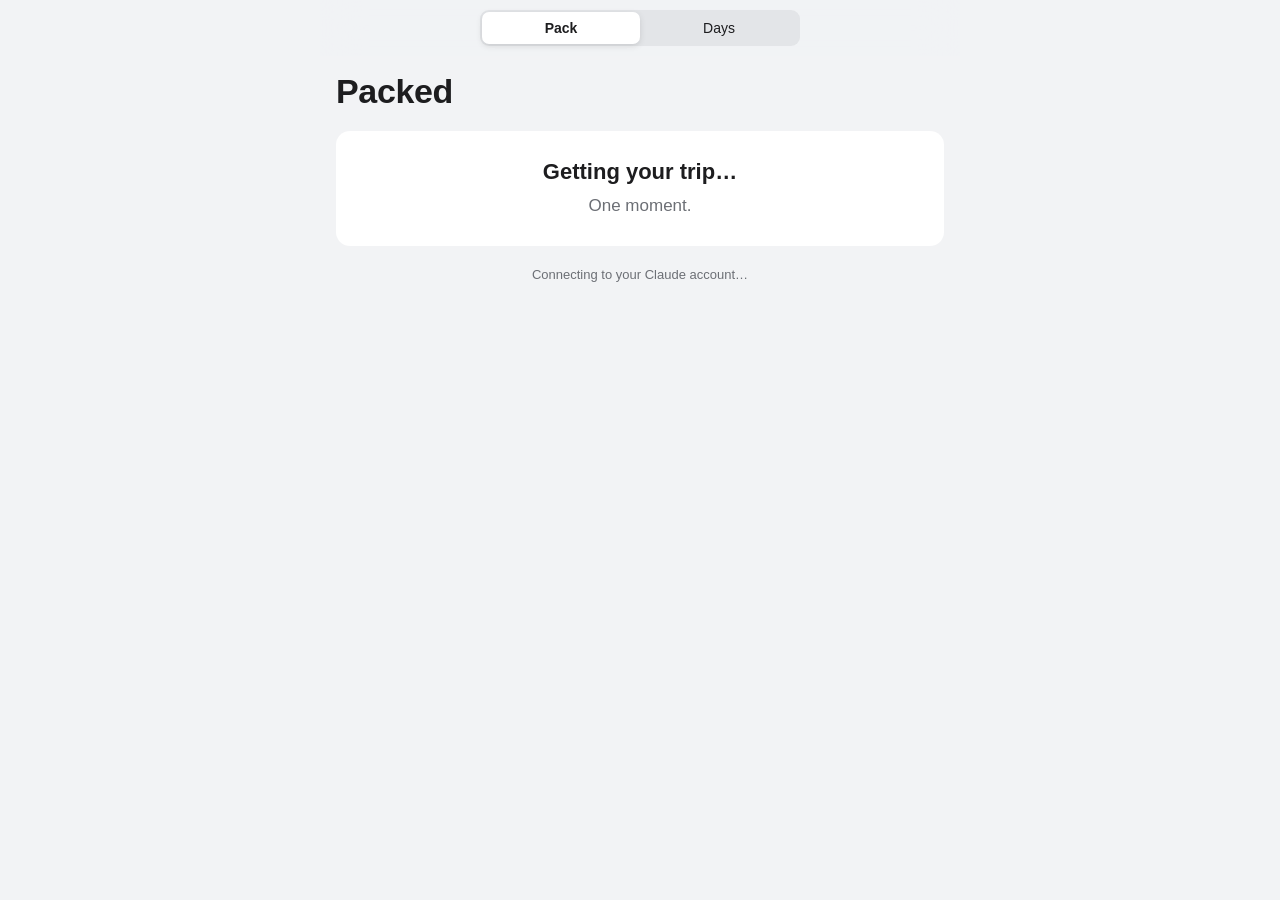
<file: packing/index.html>
<!doctype html>
<html lang="en">
<head>
<meta charset="utf-8">
<meta name="viewport" content="width=device-width, initial-scale=1, viewport-fit=cover">
<title>Packed</title>
<meta name="claude:viewport-fit-sides" content="cover">
<meta name="description" content="Pack one step at a time, from a plan Claude sorts out of what you say.">
<style>
/* Layout: one calm column. Pack = one step on screen at a time, in the order things should go in.
   Days = the trip a day at a time, to check each day's things are packed. The plan itself is written
   by Claude from what Shivam says; this page only ticks, answers and adds. */
:root {
  --bg: #F2F3F5;
  --card: #FFFFFF;
  --fg: #1D1D1F;
  --muted: #6C6F75;
  --sep: rgba(60, 64, 72, 0.16);
  --fill: rgba(118, 122, 132, 0.12);
  --ring: rgba(60, 64, 72, 0.34);
  --bar: rgba(242, 243, 245, 0.86);
  --seg-on: #FFFFFF;
  --accent: #0A7A72;
  --accent-soft: rgba(10, 122, 114, 0.12);
  --on-accent: #FFFFFF;
  --sug: #8A5A00;
  --sug-soft: rgba(196, 136, 0, 0.12);
  --danger: #D70015;
  --toast: #1D1D1F;
  --on-toast: #F5F5F7;
  --font: -apple-system, BlinkMacSystemFont, "SF Pro Text", "Segoe UI", Roboto, "Helvetica Neue", Arial, sans-serif;
  --font-round: ui-rounded, "SF Pro Rounded", -apple-system, BlinkMacSystemFont, "Segoe UI", Roboto, sans-serif;
  --r: 14px;
  --spring: cubic-bezier(0.34, 1.56, 0.64, 1);
}
@media (prefers-color-scheme: dark) {
  :root:not([data-theme="light"]) {
    --bg: #000000; --card: #1C1C1E; --fg: #F5F5F7; --muted: #98989F;
    --sep: rgba(84, 84, 88, 0.55); --fill: rgba(118, 118, 128, 0.24); --ring: rgba(235, 235, 245, 0.36);
    --bar: rgba(0, 0, 0, 0.82); --seg-on: #636366; --accent: #3CCBBE; --accent-soft: rgba(60, 203, 190, 0.16); --on-accent: #00201D;
    --sug: #FFC861; --sug-soft: rgba(255, 200, 97, 0.14);
    --danger: #FF453A; --toast: #F5F5F7; --on-toast: #1D1D1F;
    color-scheme: dark;
  }
}
:root[data-theme="dark"] {
  --bg: #000000; --card: #1C1C1E; --fg: #F5F5F7; --muted: #98989F;
  --sep: rgba(84, 84, 88, 0.55); --fill: rgba(118, 118, 128, 0.24); --ring: rgba(235, 235, 245, 0.36);
  --bar: rgba(0, 0, 0, 0.82); --seg-on: #636366; --accent: #3CCBBE; --accent-soft: rgba(60, 203, 190, 0.16); --on-accent: #00201D;
  --sug: #FFC861; --sug-soft: rgba(255, 200, 97, 0.14);
  --danger: #FF453A; --toast: #F5F5F7; --on-toast: #1D1D1F;
  color-scheme: dark;
}

* { box-sizing: border-box; }
body {
  margin: 0; background: var(--bg); color: var(--fg);
  font: 17px/1.35 var(--font); -webkit-font-smoothing: antialiased; -webkit-tap-highlight-color: transparent;
}
body::before { content: ""; position: fixed; inset: 0 0 auto; height: env(safe-area-inset-top, 0px); z-index: 10; background: var(--bar); }
button, input, textarea { font: inherit; color: inherit; }
button { cursor: pointer; }
:focus-visible { outline: 3px solid var(--accent); outline-offset: 2px; border-radius: 8px; }
[hidden] { display: none !important; }

.wrap {
  max-width: 640px; margin: 0 auto;
  padding-left: max(16px, env(safe-area-inset-left, 0px));
  padding-right: max(16px, env(safe-area-inset-right, 0px));
  padding-block: 0 72px;
}
.view { display: grid; gap: 20px; }

/* Top bar */
.bar {
  position: sticky; top: env(safe-area-inset-top, 0px); z-index: 5;
  margin-inline: calc(-1 * max(16px, env(safe-area-inset-left, 0px))) calc(-1 * max(16px, env(safe-area-inset-right, 0px)));
  padding: 10px max(16px, env(safe-area-inset-right, 0px)) 10px max(16px, env(safe-area-inset-left, 0px));
  margin-bottom: 8px;
  background: var(--bar); -webkit-backdrop-filter: saturate(180%) blur(20px); backdrop-filter: saturate(180%) blur(20px);
  display: flex; justify-content: center;
}
.seg { display: inline-grid; grid-template-columns: 1fr 1fr; background: var(--fill); border-radius: 9px; padding: 2px; width: min(100%, 320px); }
.seg button {
  border: 0; background: transparent; border-radius: 7px; padding: 6px 12px; font-size: 14px; font-weight: 500; min-height: 32px;
  transition: background-color 0.2s;
}
.seg button[aria-pressed="true"] { background: var(--seg-on); box-shadow: 0 2px 6px rgba(0, 0, 0, 0.12); font-weight: 600; }

/* Trip header */
.head { display: grid; gap: 4px; padding-top: 8px; }
.head h1 { margin: 0; font: 700 34px/1.15 var(--font-round); letter-spacing: -0.01em; }
.sub { color: var(--muted); font-size: 15px; font-variant-numeric: tabular-nums; }
.card { background: var(--card); border-radius: var(--r); }
.small { margin: 0; font-size: 13px; color: var(--muted); text-align: center; }
.small a { color: var(--accent); }

/* Step rail: where you are in the run */
.rail { display: flex; gap: 6px; overflow-x: auto; scrollbar-width: none; margin-inline: -16px; padding: 2px 16px 4px; scroll-padding-inline: 16px; }
.rail::-webkit-scrollbar { display: none; }
.rail button {
  flex: 0 0 auto; display: inline-flex; align-items: center; gap: 6px;
  border: 0; background: var(--card); border-radius: 999px; padding: 6px 12px 6px 6px; min-height: 36px; font-size: 14px; color: var(--muted);
}
.rail .n {
  width: 24px; height: 24px; border-radius: 50%; display: grid; place-items: center; font-size: 13px; font-weight: 600;
  background: var(--fill); color: var(--fg); font-variant-numeric: tabular-nums;
}
.rail button.done .n { background: var(--accent); color: var(--on-accent); }
.rail button[aria-current="step"] { color: var(--fg); font-weight: 600; box-shadow: inset 0 0 0 1.5px var(--accent); }

/* The step */
.step { padding: 18px 16px 6px; display: grid; gap: 4px; }
.eyebrow { font-size: 13px; font-weight: 600; text-transform: uppercase; letter-spacing: 0.04em; color: var(--muted); font-variant-numeric: tabular-nums; }
.step h2 { margin: 0; font: 700 24px/1.2 var(--font-round); }
.why { margin: 2px 0 6px; color: var(--muted); font-size: 15px; }
.meter { height: 4px; border-radius: 2px; background: var(--fill); overflow: hidden; margin: 6px 0 4px; }
.meter i { display: block; height: 100%; background: var(--accent); border-radius: 2px; transition: width 0.35s ease; }

.list { list-style: none; margin: 0; padding: 0; }
.row { display: flex; align-items: flex-start; gap: 12px; padding: 10px 0; border-top: 0.5px solid var(--sep); }
.row:first-child { border-top: 0; }
.tick {
  flex: 0 0 auto; width: 28px; height: 28px; margin-top: -2px; border-radius: 50%; border: 1.5px solid var(--ring); background: transparent;
  display: grid; place-items: center; padding: 0; transition: background-color 0.2s, border-color 0.2s;
}
.tick svg { width: 15px; height: 15px; opacity: 0; transform: scale(0.5); transition: opacity 0.15s, transform 0.3s var(--spring); }
.row.on .tick { background: var(--accent); border-color: var(--accent); }
.row.on .tick svg { opacity: 1; transform: none; }
.row .txt { flex: 1; min-width: 0; display: grid; gap: 2px; cursor: pointer; }
.row .name { overflow-wrap: anywhere; }
.row .qty { color: var(--muted); font-variant-numeric: tabular-nums; }
.row .note { font-size: 14px; color: var(--muted); overflow-wrap: anywhere; }
.row .note.answer { color: var(--fg); }
.row .note.unset { color: var(--sug); }
.row.on .name { color: var(--muted); }
.x {
  flex: 0 0 auto; border: 0; background: transparent; width: 28px; height: 28px; margin-top: -2px; border-radius: 50%;
  display: grid; place-items: center; color: var(--muted); font-size: 19px; line-height: 1;
}
.x:hover { background: var(--fill); color: var(--fg); }

.subhead { margin: 14px 0 0; font-size: 13px; font-weight: 600; color: var(--sug); display: flex; align-items: center; gap: 6px; }
.subhead::before { content: ""; width: 6px; height: 6px; border-radius: 50%; background: var(--sug); }
.row.sug .tick { border-style: dashed; }

/* Decisions */
.dec { padding: 12px 0 14px; border-top: 0.5px solid var(--sep); display: grid; gap: 8px; }
.dec:first-child { border-top: 0; }
.dec-head { display: flex; align-items: flex-start; gap: 12px; }
.dec-head .tick { pointer-events: none; }
.dec.on .tick { background: var(--accent); border-color: var(--accent); }
.dec.on .tick svg { opacity: 1; transform: none; }
.dec .txt { flex: 1; min-width: 0; display: grid; gap: 2px; }
.dec .name { font-weight: 600; }
.dec .hint { font-size: 14px; color: var(--muted); }
.dec-body { display: grid; gap: 8px; padding-left: 40px; }
.opts { display: flex; flex-wrap: wrap; gap: 6px; }
.opts button {
  border: 0; background: var(--fill); border-radius: 999px; padding: 7px 14px; font-size: 15px; min-height: 36px;
  transition: background-color 0.2s, color 0.2s;
}
.opts button[aria-pressed="true"] { background: var(--accent); color: var(--on-accent); font-weight: 600; }
.answer-in {
  width: 100%; border: 0; background: var(--fill); border-radius: 10px; padding: 10px 12px; font-size: 16px; resize: none;
  min-height: 44px; line-height: 1.35;
}
.answer-in::placeholder { color: var(--muted); }

/* Add something to this step */
.add { display: flex; align-items: center; gap: 8px; border-top: 0.5px solid var(--sep); padding: 8px 0 10px; }
.add .plus { color: var(--accent); font-size: 22px; line-height: 1; width: 28px; text-align: center; }
.add input { flex: 1; min-width: 0; border: 0; background: transparent; padding: 6px 0; font-size: 16px; }
.add input::placeholder { color: var(--muted); }
.add input:focus-visible { outline: none; }
.add .go { border: 0; border-radius: 999px; background: var(--accent); color: var(--on-accent); font-size: 14px; font-weight: 600; padding: 5px 12px; }

/* Back / Next */
.nav { display: grid; grid-template-columns: auto 1fr; gap: 10px; }
.btn {
  border: 0; border-radius: 12px; min-height: 50px; padding: 12px 18px; font-size: 17px; font-weight: 600;
  background: var(--card); color: var(--accent);
}
.btn.primary { background: var(--accent); color: var(--on-accent); }
.btn:disabled { opacity: 0.4; cursor: default; }
.link { border: 0; background: transparent; color: var(--accent); font-size: 15px; padding: 8px 4px; min-height: 44px; }

.dump-open {
  width: 100%; border: 1.5px dashed var(--ring); background: transparent; border-radius: var(--r); padding: 14px 16px; min-height: 52px;
  font-size: 16px; color: var(--accent); font-weight: 600; text-align: left; display: grid; gap: 2px;
}
.dump-open span { font-weight: 400; color: var(--muted); font-size: 14px; }

/* Finished */
.finish { padding: 28px 20px; text-align: center; display: grid; gap: 8px; justify-items: center; }
.finish .big { width: 64px; height: 64px; border-radius: 50%; background: var(--accent); color: var(--on-accent); display: grid; place-items: center; animation: pop 0.5s var(--spring); }
.finish h2 { margin: 6px 0 0; font: 700 26px/1.2 var(--font-round); }
.finish p { margin: 0; color: var(--muted); }
@keyframes pop { from { transform: scale(0.4); opacity: 0; } to { transform: none; opacity: 1; } }

/* Days */
.facts { padding: 14px 16px; display: grid; gap: 8px; }
.facts h2, .day .eyebrow { margin: 0; }
.facts ul { margin: 0; padding-left: 18px; display: grid; gap: 4px; font-size: 15px; }
.day { padding: 14px 16px; display: grid; gap: 8px; }
.day-top { display: flex; align-items: baseline; justify-content: space-between; gap: 12px; }
.day h3 { margin: 0; font-size: 20px; font-weight: 700; }
.pill { font-size: 13px; font-weight: 600; border-radius: 999px; padding: 3px 10px; white-space: nowrap; background: var(--fill); color: var(--muted); }
.pill.ok { background: var(--accent-soft); color: var(--accent); }
.lines { margin: 0; display: grid; grid-template-columns: auto 1fr; gap: 6px 14px; font-size: 15px; }
.lines dt { color: var(--muted); }
.lines dd { margin: 0; overflow-wrap: anywhere; }
.lines dd.unset { color: var(--sug); }
.day.today { box-shadow: inset 0 0 0 1.5px var(--accent); }

/* Empty state (outside Claude, or before the plan arrives) */
.empty { padding: 28px 20px; text-align: center; display: grid; gap: 10px; justify-items: center; }
.empty h2 { margin: 0; font: 700 22px/1.2 var(--font-round); }
.empty p { margin: 0; color: var(--muted); max-width: 34ch; }

.foot { display: grid; gap: 10px; justify-items: center; padding-top: 8px; }
.confirm { padding: 14px 16px; display: grid; gap: 10px; }
.confirm p { margin: 0; font-size: 15px; }
.confirm .row2 { display: flex; gap: 8px; justify-content: flex-end; flex-wrap: wrap; }
.confirm .danger { background: var(--danger); color: #fff; }

/* Brain dump sheet */
dialog {
  border: 0; padding: 0; background: var(--card); color: var(--fg); border-radius: 18px;
  width: min(560px, calc(100vw - 24px)); max-height: calc(100dvh - 48px); overflow: auto;
}
dialog::backdrop { background: rgba(0, 0, 0, 0.4); }
.sheet { padding: 18px 16px 16px; display: grid; gap: 12px; }
.sheet h2 { margin: 0; font: 700 22px/1.2 var(--font-round); }
.sheet p { margin: 0; color: var(--muted); font-size: 15px; }
.sheet textarea { width: 100%; min-height: 160px; border: 0; background: var(--fill); border-radius: 12px; padding: 12px; font-size: 17px; resize: vertical; }
.sheet .acts { display: flex; gap: 8px; justify-content: flex-end; }
.sorted { list-style: none; margin: 0; padding: 0; }
.sorted li { display: flex; justify-content: space-between; gap: 12px; padding: 8px 0; border-top: 0.5px solid var(--sep); font-size: 16px; }
.sorted li:first-child { border-top: 0; }
.sorted small { color: var(--muted); font-size: 14px; white-space: nowrap; }

.toast {
  position: fixed; left: 50%; bottom: calc(20px + env(safe-area-inset-bottom, 0px)); z-index: 20;
  transform: translate(-50%, 20px); opacity: 0; pointer-events: none;
  background: var(--toast); color: var(--on-toast); border-radius: 999px; padding: 10px 10px 10px 18px;
  display: flex; align-items: center; gap: 12px; font-size: 15px; max-width: calc(100vw - 32px);
  transition: opacity 0.2s, transform 0.3s var(--spring);
}
.toast:not(.has-action) { padding-right: 18px; }
.toast span { white-space: nowrap; overflow: hidden; text-overflow: ellipsis; }
.toast.show { opacity: 1; transform: translate(-50%, 0); pointer-events: auto; }
.toast button { border: 0; background: transparent; color: var(--accent); font-weight: 600; font-size: 15px; padding: 4px 8px; }
@media (prefers-color-scheme: dark) { :root:not([data-theme="light"]) .toast button { color: #0A7A72; } }
:root[data-theme="dark"] .toast button { color: #0A7A72; }
@media (prefers-reduced-motion: reduce) { *, *::before, *::after { animation: none !important; transition: none !important; } }
</style>
<style id="standalone">
:root { padding-top: env(safe-area-inset-top, 0px); padding-bottom: env(safe-area-inset-bottom, 0px); }
</style>
</head>
<body>

<main class="wrap">
  <nav class="bar" aria-label="View">
    <span class="seg">
      <button id="tab-pack" aria-pressed="true">Pack</button>
      <button id="tab-days" aria-pressed="false">Days</button>
    </span>
  </nav>
  <div class="view" id="view"></div>
</main>

<dialog id="dump" aria-labelledby="dump-title">
  <form class="sheet" method="dialog" id="dump-form">
    <h2 id="dump-title">Thought of something?</h2>
    <p>Say or type anything, as it comes to you. Claude splits it into things and puts each one in the right step.</p>
    <textarea id="dump-text" placeholder="Tap the mic on your keyboard and talk"></textarea>
    <ul class="sorted" id="dump-out" hidden></ul>
    <p id="dump-msg" hidden></p>
    <div class="acts">
      <button class="btn" value="cancel" formnovalidate>Cancel</button>
      <button class="btn primary" id="dump-go" type="button">Sort it</button>
    </div>
  </form>
</dialog>

<div class="toast" id="toast" role="status" aria-live="polite"><span id="toast-text"></span><button id="toast-btn" hidden>Undo</button></div>

<script>
(() => {
  "use strict";
  const KEY = "packed.v3";
  const ARTIFACT_URL = "https://claude.ai/artifact/B6fncirqAZDzv2kv8ckzdi";
  const outsideClaude = /(^|\.)github\.io$|^localhost$|^127\./.test(location.hostname) || location.protocol === "file:";
  const SHORT = { decide: "Decide", charge: "Charge", layout: "Lay out", big: "Big bag", cabin: "Cabin bag", morning: "Morning", door: "Door" };
  const TICK = '<svg viewBox="0 0 16 16" aria-hidden="true"><path d="M3.5 8.5l3 3 6-7" fill="none" stroke="currentColor" stroke-width="2.2" stroke-linecap="round" stroke-linejoin="round"/></svg>';

  const $ = (s) => document.querySelector(s);
  const view = $("#view");
  const esc = (s) => String(s == null ? "" : s).replace(/[&<>"']/g, (c) => ({ "&": "&amp;", "<": "&lt;", ">": "&gt;", '"': "&quot;", "'": "&#39;" }[c]));
  const isObj = (v) => v && typeof v === "object" && !Array.isArray(v);
  const clone = (v) => JSON.parse(JSON.stringify(v));
  function merge(t, s) {
    for (const k of Object.keys(s)) {
      if (isObj(s[k]) && isObj(t[k])) merge(t[k], s[k]);
      else t[k] = isObj(s[k]) ? clone(s[k]) : s[k];
    }
    return t;
  }
  const normal = (p) => ({ done: {}, answers: {}, dismissed: {}, added: {}, ...(isObj(p) ? clone(p) : {}) });

  /* ---------- State ---------- */
  let cache = {};
  try { cache = JSON.parse(localStorage.getItem(KEY)) || {}; } catch (e) {}
  let plan = isObj(cache.plan) && Array.isArray(cache.plan.steps) ? cache.plan : null;
  let prog = normal(cache.progress);
  let tab = cache.tab === "days" ? "days" : "pack";
  let at = typeof cache.at === "string" ? cache.at : null; // id of the step on screen
  let confirming = false;
  let outbox = isObj(cache.outbox) ? cache.outbox : null; // changes not yet confirmed by the account
  const saveLocal = () => { try { localStorage.setItem(KEY, JSON.stringify({ plan, progress: prog, outbox, tab, at })); } catch (e) {} };

  const answer = (id) => String(prog.answers[id] || "").trim();
  const hidden = (it) => Array.isArray(it.hideIf) && answer(it.hideIf[0]) === it.hideIf[1];
  const added = (stepId) => Object.entries(prog.added)
    .filter(([, a]) => isObj(a) && !a.gone && a.step === stepId)
    .sort((a, b) => (a[1].at || 0) - (b[1].at || 0))
    .map(([id, a]) => ({ id, name: a.name, note: a.note, mine: true }));
  const items = (step) => [...step.items.filter((it) => !hidden(it) && !(it.sug && prog.dismissed[it.id])), ...added(step.id)];
  const isDone = (it) => it.kind === "decide" ? !!answer(it.id) : !!prog.done[it.id];
  const count = (step) => { const all = items(step); return { done: all.filter(isDone).length, total: all.length }; };
  const complete = (step) => { const c = count(step); return c.total > 0 && c.done === c.total; };
  const allItems = () => plan ? plan.steps.flatMap((s) => s.items) : [];
  const byId = (id) => allItems().find((it) => it.id === id);
  const stepIndex = () => {
    if (!plan) return 0;
    const i = plan.steps.findIndex((s) => s.id === at);
    if (i >= 0) return i;
    const first = plan.steps.findIndex((s) => !complete(s));
    return first < 0 ? plan.steps.length : first;
  };

  /* ---------- Writing progress ----------
     Each change is a small nested patch merged into the progress doc, so ticks from the
     iPad and the iPhone at the same time don't overwrite each other. One write at a time. */
  let progRef = null, writing = false, flushTimer = null;
  function patch(p, later) {
    merge(prog, p);
    outbox = merge(outbox || {}, p);
    saveLocal();
    clearTimeout(flushTimer);
    if (later) flushTimer = setTimeout(flush, 600); else flush();
  }
  async function flush() {
    if (writing || !outbox || !progRef) return;
    writing = true;
    const sent = JSON.stringify(outbox);
    try {
      await progRef.update(JSON.parse(sent));
      if (JSON.stringify(outbox) === sent) outbox = null; // anything added meanwhile goes next
      saveLocal(); setSync("on");
    } catch (e) {
      const code = e && e.code;
      if (code === "invalid_argument") { try { await progRef.set(clone(prog)); outbox = null; saveLocal(); } catch (e2) {} }
      else { setSync("offline"); setTimeout(() => { writing = false; flush(); }, 4000); return; }
    }
    writing = false;
    if (outbox) flush();
  }

  /* ---------- Rendering ---------- */
  function autosize(ta) { ta.style.height = "auto"; ta.style.height = ta.scrollHeight + "px"; }
  const fmtDay = (iso, long) => {
    const d = new Date(iso + "T12:00:00");
    return d.toLocaleDateString("en-GB", long ? { weekday: "long", day: "numeric", month: "long" } : { weekday: "short", day: "numeric", month: "short" });
  };
  const todayIso = () => { const d = new Date(); return `${d.getFullYear()}-${String(d.getMonth() + 1).padStart(2, "0")}-${String(d.getDate()).padStart(2, "0")}`; };

  function render() {
    $("#tab-pack").setAttribute("aria-pressed", tab === "pack");
    $("#tab-days").setAttribute("aria-pressed", tab === "days");
    if (!plan) { view.innerHTML = emptyHTML(); return; }
    view.innerHTML = tab === "pack" ? packHTML() : daysHTML();
    view.querySelectorAll(".answer-in").forEach(autosize);
    const rail = view.querySelector(".rail"), cur = view.querySelector('.rail [aria-current="step"]');
    if (rail && cur) rail.scrollLeft += cur.getBoundingClientRect().left - rail.getBoundingClientRect().left - (rail.clientWidth - cur.offsetWidth) / 2;
  }

  function emptyHTML() {
    const inClaude = sync !== "elsewhere";
    return `
      <div class="head"><h1>Packed</h1></div>
      <div class="card empty">
        <h2>${!inClaude ? "Your trip lives in Claude" : sync === "connecting" ? "Getting your trip…" : sync === "offline" ? "Can't reach your trip" : sync === "signed-out" ? "Sign in to see your trip" : "No trip yet"}</h2>
        <p>${inClaude
          ? (sync === "connecting" ? "One moment." : sync === "offline" ? "Check your connection. Once it has loaded, your trip also works offline." : sync === "signed-out" ? "Your trip is saved to your Claude account." : "Tell Claude where you're going and everything you'll need, and it'll set up the steps here.")
          : `Your plan is kept in your Claude account. <a href="${ARTIFACT_URL}" target="_blank" rel="noopener">Open Packed in Claude</a>.`}</p>
      </div>
      ${sync === "connecting" ? `<p class="small" id="sync-note">${syncText()}</p>` : ""}`;
  }

  function header() {
    return `<div class="head"><h1>${esc(plan.title)}</h1><div class="sub">${esc(plan.sub || "")}</div></div>`;
  }

  function packHTML() {
    const steps = plan.steps;
    const i = stepIndex();
    const rail = `<nav class="rail" aria-label="Steps">${steps.map((s, n) => `
      <button data-act="go" data-step="${esc(s.id)}" class="${complete(s) ? "done" : ""}" ${n === i ? 'aria-current="step"' : ""}>
        <span class="n">${complete(s) ? TICK : n + 1}</span>${esc(SHORT[s.id] || s.title)}
      </button>`).join("")}</nav>`;

    if (i >= steps.length) {
      return `${header()}${rail}
        <div class="card finish">
          <div class="big"><svg viewBox="0 0 16 16" width="30" height="30" aria-hidden="true"><path d="M3.5 8.5l3 3 6-7" fill="none" stroke="currentColor" stroke-width="2" stroke-linecap="round" stroke-linejoin="round"/></svg></div>
          <h2>All packed</h2>
          <p>Every step is done. Have a good trip.</p>
          <button class="link" data-act="tab" data-tab="days">Walk through the days once more</button>
        </div>
        ${footer()}`;
    }

    const s = steps[i];
    const c = count(s);
    const list = items(s);
    const own = list.filter((it) => !it.sug);
    const sug = list.filter((it) => it.sug);
    const pct = c.total ? Math.round((c.done / c.total) * 100) : 0;
    const next = steps[i + 1];
    return `${header()}${rail}
      <section class="card step" aria-labelledby="step-title">
        <div class="eyebrow">Step ${i + 1} of ${steps.length} · ${c.done} of ${c.total} done</div>
        <h2 id="step-title">${esc(s.title)}</h2>
        <p class="why">${esc(s.why || "")}</p>
        <div class="meter" aria-hidden="true"><i style="width:${pct}%"></i></div>
        <ul class="list">${own.map(rowHTML).join("")}</ul>
        ${sug.length ? `<p class="subhead">You didn't mention these</p><ul class="list">${sug.map(rowHTML).join("")}</ul>` : ""}
        <form class="add" data-step="${esc(s.id)}" autocomplete="off">
          <span class="plus" aria-hidden="true">+</span>
          <input name="name" placeholder="Add something to this step" aria-label="Add something to this step" enterkeyhint="done">
          <button class="go" hidden>Add</button>
        </form>
      </section>
      <div class="nav">
        <button class="btn" data-act="go" data-step="${esc(steps[i - 1] ? steps[i - 1].id : "")}" ${i === 0 ? "disabled" : ""}>Back</button>
        <button class="btn ${complete(s) ? "primary" : ""}" data-act="go" data-step="${esc(next ? next.id : "__end")}">${next ? "Next: " + esc(SHORT[next.id] || next.title) : "Finish"}</button>
      </div>
      ${canSort ? `<button class="dump-open" data-act="dump">Thought of something?<span>Say it, and Claude puts it in the right step.</span></button>` : ""}
      ${footer()}`;
  }

  function rowHTML(it) {
    if (it.kind === "decide") return decisionHTML(it);
    const on = isDone(it);
    let note = it.note ? `<span class="note">${esc(it.note)}</span>` : "";
    if (it.from) {
      const a = answer(it.from);
      note = (a ? `<span class="note answer">${esc(a)}</span>` : `<span class="note unset">Not decided yet, see step 1</span>`) + (it.note ? `<span class="note">${esc(it.note)}</span>` : "");
    }
    if (it.sug) note = `<span class="note">${esc(it.sug)}</span>`;
    return `<li class="row ${on ? "on" : ""} ${it.sug ? "sug" : ""}" data-id="${esc(it.id)}">
      <button class="tick" data-act="tick" aria-pressed="${on}" aria-label="${esc(it.name)}${on ? ", packed" : ""}">${TICK}</button>
      <span class="txt" data-act="tick"><span class="name">${esc(it.name)}${it.qty ? ` <span class="qty">· ${esc(it.qty)}</span>` : ""}</span>${note}</span>
      ${it.sug || it.mine ? `<button class="x" data-act="drop" aria-label="Not taking ${esc(it.name)}">×</button>` : ""}
    </li>`;
  }

  function decisionHTML(it) {
    const a = answer(it.id);
    const opts = it.options || [];
    const typed = a && !opts.includes(a) ? a : "";
    return `<div class="dec ${a ? "on" : ""}" data-id="${esc(it.id)}">
      <div class="dec-head">
        <span class="tick" aria-hidden="true">${TICK}</span>
        <div class="txt"><span class="name">${esc(it.name)}</span>${it.hint ? `<span class="hint">${esc(it.hint)}</span>` : ""}</div>
      </div>
      <div class="dec-body">
        ${opts.length ? `<div class="opts">${opts.map((o) => `<button data-act="opt" data-val="${esc(o)}" aria-pressed="${a === o}">${esc(o)}</button>`).join("")}</div>` : ""}
        <textarea class="answer-in" rows="1" data-act="answer" placeholder="${opts.length ? "Or say it in your own words" : "What will you wear?"}" aria-label="${esc(it.name)}">${esc(typed)}</textarea>
      </div>
    </div>`;
  }

  function daysHTML() {
    const today = todayIso();
    const eventDay = answer("d-eventday");
    const boots = answer("d-boots");
    const facts = (plan.facts || []).length ? `
      <section class="card facts" aria-label="Good to know">
        <h2 class="eyebrow">Good to know</h2>
        <ul>${plan.facts.map((f) => `<li>${esc(f)}</li>`).join("")}</ul>
      </section>` : "";
    const cards = (plan.days || []).map((d) => {
      const rows = [];
      const uses = [...(d.uses || [])];
      const wear = d.wear ? answer(d.wear) : "";
      const wearName = d.wear && byId(d.wear) ? byId(d.wear).name : "";
      if (d.wear) rows.push(["Wear", wear || `${wearName}: not decided`, !wear]);
      if (d.event) {
        if (!eventDay) rows.push(["Evening", "The event, if it's today. Pick the day in step 1.", true]);
        else if (eventDay === d.event) {
          const ev = answer("d-event");
          rows.push(["Evening", "Event: " + (ev || "outfit not decided"), !ev]);
          uses.push("w-event"); if (boots !== "Buy in Barcelona on Sat 7") uses.push("w-boots");
        }
      }
      if (d.ifBoots && boots === "Buy in Barcelona on Sat 7") rows.push(["Shop", "Buy dress boots for the event", false]);
      (d.lines || []).forEach((l) => { const [k, ...v] = l.split(": "); rows.push(v.length ? [k, v.join(": "), false] : ["", l, false]); });
      if (d.gym) { rows.push(["Gym", `Workout set ${d.gym}, shoes and socks`, false]); uses.push("w-gym", "w-gymshoes", "w-gymsocks"); }
      if (d.night) { rows.push(["Night", `Pyjamas, set ${d.night}`, false]); uses.push("w-pj"); }
      const need = [...new Set(uses)].map(byId).filter((it) => it && !hidden(it));
      const left = need.filter((it) => !isDone(it)).length;
      return `<section class="card day ${d.date === today ? "today" : ""}">
        <div class="day-top">
          <div><div class="eyebrow">${esc(fmtDay(d.date))}${d.date === today ? " · Today" : ""}</div><h3>${esc(d.plan)}</h3></div>
          ${need.length ? `<span class="pill ${left ? "" : "ok"}">${left ? `${left} to pack` : "Packed"}</span>` : ""}
        </div>
        <dl class="lines">${rows.map(([k, v, unset]) => `<dt>${esc(k)}</dt><dd class="${unset ? "unset" : ""}">${esc(v)}</dd>`).join("")}</dl>
      </section>`;
    }).join("");
    return `${header()}${facts}${cards}${footer()}`;
  }

  function footer() {
    return `<div class="foot">
      <p class="small" id="sync-note">${syncText()}</p>
      ${confirming ? `<div class="card confirm">
          <p>Clear every tick and answer? Your items stay, ready for the next trip.</p>
          <div class="row2"><button class="btn" data-act="reset-no">Keep</button><button class="btn danger" data-act="reset-yes">Clear</button></div>
        </div>` : `<button class="link" data-act="reset">Start packing again</button>`}
    </div>`;
  }

  /* ---------- Actions ---------- */
  const tickRow = (id) => {
    const on = !prog.done[id];
    patch({ done: { [id]: on } });
    const row = view.querySelector(`.row[data-id="${CSS.escape(id)}"]`);
    if (row) { row.classList.toggle("on", on); row.querySelector(".tick").setAttribute("aria-pressed", on); }
    refreshCounts();
  };
  // Update counts and the rail in place, so a tick doesn't rebuild the list under your finger.
  function refreshCounts() {
    if (tab !== "pack" || !plan) return;
    const i = stepIndex(); const s = plan.steps[i]; if (!s) return;
    const c = count(s);
    const eb = view.querySelector(".step .eyebrow"); if (eb) eb.textContent = `Step ${i + 1} of ${plan.steps.length} · ${c.done} of ${c.total} done`;
    const m = view.querySelector(".meter i"); if (m) m.style.width = (c.total ? Math.round(c.done / c.total * 100) : 0) + "%";
    view.querySelectorAll(".rail button").forEach((b, n) => {
      const st = plan.steps[n]; const d = complete(st);
      b.classList.toggle("done", d); b.querySelector(".n").innerHTML = d ? TICK : n + 1;
    });
    const nextBtn = view.querySelectorAll(".nav .btn")[1]; if (nextBtn) nextBtn.classList.toggle("primary", complete(s));
  }

  view.addEventListener("click", (e) => {
    const el = e.target.closest("[data-act]");
    if (!el) return;
    const act = el.dataset.act;
    const row = el.closest("[data-id]");
    switch (act) {
      case "tick": if (row) tickRow(row.dataset.id); break;
      case "opt": {
        const id = row.dataset.id; const val = el.dataset.val;
        const nv = answer(id) === val ? "" : val;
        patch({ answers: { [id]: nv } });
        const y = window.scrollY; render(); window.scrollTo(0, y);
        break;
      }
      case "drop": {
        const id = row.dataset.id;
        const isMine = !!(prog.added[id]);
        if (isMine) patch({ added: { [id]: { gone: true } } }); else patch({ dismissed: { [id]: true } });
        const name = row.querySelector(".name").firstChild.textContent;
        render();
        toast(`Not taking ${name}`, () => { if (isMine) patch({ added: { [id]: { gone: false } } }); else patch({ dismissed: { [id]: false } }); render(); });
        break;
      }
      case "go": {
        const target = el.dataset.step;
        if (!target) return;
        at = target === "__end" ? "__end" : target;
        if (at === "__end") { at = null; const firstOpen = plan.steps.find((s) => !complete(s)); if (firstOpen) { at = firstOpen.id; toast(`${SHORT[firstOpen.id] || firstOpen.title} still has things left`); } else at = "__done"; }
        saveLocal(); render(); window.scrollTo({ top: 0 });
        break;
      }
      case "tab": tab = el.dataset.tab; saveLocal(); render(); window.scrollTo({ top: 0 }); break;
      case "dump": openDump(); break;
      case "reset": confirming = true; render(); break;
      case "reset-no": confirming = false; render(); break;
      case "reset-yes": {
        confirming = false;
        clearTimeout(flushTimer);
        prog = normal({ added: prog.added, dismissed: prog.dismissed }); at = null; outbox = null; saveLocal();
        if (progRef) progRef.set(clone(prog)).catch(() => setSync("offline"));
        render(); window.scrollTo({ top: 0 }); toast("Cleared. Ready for the next trip.");
        break;
      }
    }
  });

  // Typed answers: kept on the device at once, sent to the account after a pause.
  view.addEventListener("input", (e) => {
    const ta = e.target.closest('[data-act="answer"]');
    if (ta) {
      autosize(ta);
      const id = ta.closest("[data-id]").dataset.id;
      const val = ta.value;
      const dec = ta.closest(".dec");
      dec.classList.toggle("on", !!val.trim());
      dec.querySelectorAll(".opts button").forEach((b) => b.setAttribute("aria-pressed", "false"));
      patch({ answers: { [id]: val } }, true);
      refreshCounts();
      return;
    }
    const add = e.target.closest(".add");
    if (add) add.querySelector(".go").hidden = !e.target.value.trim();
  });

  view.addEventListener("submit", (e) => {
    const form = e.target.closest(".add");
    if (!form) return;
    e.preventDefault();
    const input = form.querySelector("input");
    const names = input.value.split(/\n|,(?![^(]*\))/).map((s) => s.trim()).filter(Boolean).map((s) => s[0].toUpperCase() + s.slice(1));
    if (!names.length) return;
    const known = have(), fresh = names.filter((n) => !known.has(n.toLowerCase()) && known.add(n.toLowerCase()));
    fresh.forEach((name, n) => patch({ added: { [newId()]: { name, step: form.dataset.step, at: Date.now() + n } } }));
    render();
    const again = view.querySelector(".add input"); if (again) again.focus();
    if (fresh.length < names.length) toast(fresh.length ? "Added. The rest are already in your list." : "That's already in your list.");
  });
  // Names already in the trip (plan items and your additions), to avoid adding the same thing twice.
  const have = () => new Set(allItems().filter((it) => it.kind !== "decide").map((it) => it.name)
    .concat(Object.values(prog.added).filter((a) => isObj(a) && !a.gone).map((a) => a.name)).map((n) => n.trim().toLowerCase()));
  const newId = () => "a" + Date.now().toString(36) + Math.random().toString(36).slice(2, 6);

  $("#tab-pack").onclick = () => { tab = "pack"; saveLocal(); render(); };
  $("#tab-days").onclick = () => { tab = "days"; saveLocal(); render(); };

  /* ---------- Thought of something? (Claude sorts it into steps) ---------- */
  let sample = null, canSort = false, sorted = null;
  const dlg = $("#dump");
  function openDump() {
    sorted = null;
    $("#dump-text").value = ""; $("#dump-out").hidden = true; $("#dump-msg").hidden = true;
    $("#dump-text").hidden = false; $("#dump-go").textContent = "Sort it"; $("#dump-go").disabled = false;
    dlg.showModal(); $("#dump-text").focus();
  }
  $("#dump-go").onclick = async () => {
    if (sorted) {
      sorted.forEach((s, n) => patch({ added: { [newId()]: { name: s.name, step: s.step, note: s.note || "", at: Date.now() + n } } }));
      dlg.close(); render();
      toast(`Added ${sorted.length} ${sorted.length === 1 ? "thing" : "things"}`);
      return;
    }
    const text = $("#dump-text").value.trim();
    if (!text || !sample) return;
    const btn = $("#dump-go"); btn.disabled = true; btn.textContent = "Sorting…";
    const steps = plan.steps.map((s) => `- ${s.id}: ${s.title}. ${s.why || ""}`).join("\n");
    const known = have();
    const prompt = `You help someone pack for a trip (${plan.title}, ${plan.sub || ""}). They said the text below out loud, so it rambles. ` +
      `Pull out each separate thing to pack or do, give it a short name (2–5 words, sentence case), and put it in the best step. ` +
      `Skip anything already in their list. Skip chatter that isn't a thing to pack or do. Add a short note only if they said something specific about it (how many, which one).\n\n` +
      `Steps (use the id):\n${steps}\n\nAlready in their list: ${[...known].join(", ")}\n\n` +
      `Reply with only a JSON array like [{"name":"Phone tripod","step":"cabin","note":""}]. Reply [] if there's nothing new.\n\nWhat they said:\n${text}`;
    try {
      const out = await sample.json(prompt, { modelTier: "default" });
      const ids = new Set(plan.steps.map((s) => s.id));
      sorted = (Array.isArray(out) ? out : []).filter((s) => s && typeof s.name === "string" && s.name.trim() && !known.has(s.name.trim().toLowerCase()) && known.add(s.name.trim().toLowerCase()))
        .map((s) => ({ name: s.name.trim().slice(0, 80), step: ids.has(s.step) ? s.step : plan.steps[stepIndex()]?.id || plan.steps[0].id, note: typeof s.note === "string" ? s.note.slice(0, 120) : "" }));
      if (!sorted.length) { sorted = null; btn.disabled = false; btn.textContent = "Sort it"; msg("Nothing new in that. It's all in your list already."); return; }
      $("#dump-text").hidden = true;
      const out2 = $("#dump-out");
      out2.innerHTML = sorted.map((s) => `<li><span>${esc(s.name)}${s.note ? ` <small>${esc(s.note)}</small>` : ""}</span><small>${esc(SHORT[s.step] || s.step)}</small></li>`).join("");
      out2.hidden = false;
      msg("Here's where each thing goes.");
      btn.disabled = false; btn.textContent = `Add ${sorted.length}`;
    } catch (e) {
      btn.disabled = false; btn.textContent = "Sort it";
      msg(e && e.code === "rate_limited" ? "Claude is busy. Try again in a minute." : e && e.code === "not_granted" ? "Claude needs your permission to sort this. You can still add things in each step." : "That didn't work. Try again, or add things in each step.");
    }
  };
  const msg = (t) => { const m = $("#dump-msg"); m.textContent = t; m.hidden = false; };

  /* ---------- Toast ---------- */
  let toastTimer, undo = null;
  function toast(text, action) {
    const el = $("#toast"), btn = $("#toast-btn");
    $("#toast-text").textContent = text;
    btn.hidden = !action; el.classList.toggle("has-action", !!action);
    undo = action || null;
    el.classList.add("show");
    clearTimeout(toastTimer);
    toastTimer = setTimeout(() => { el.classList.remove("show"); undo = null; }, action ? 5000 : 2400);
  }
  $("#toast-btn").onclick = () => { if (undo) undo(); undo = null; $("#toast").classList.remove("show"); };

  /* ---------- Sync with the Claude account ----------
     The plan (written by Claude) and progress (ticks, answers, additions) are two docs in this
     artifact's private per-person store. The last copy is kept on the device, so it works offline. */
  let sync = outsideClaude ? "elsewhere" : "connecting"; // elsewhere | connecting | on | offline | signed-out
  function syncText() {
    switch (sync) {
      case "on": return "Saved to your Claude account, so it's the same on all your devices.";
      case "connecting": return "Connecting to your Claude account…";
      case "offline": return "Can't reach your Claude account. Ticks are kept on this device and sync when it's back.";
      case "signed-out": return "Sign in to Claude to see your trip.";
      default: return `<a href="${ARTIFACT_URL}" target="_blank" rel="noopener">Open Packed in Claude</a> to see your trip.`;
    }
  }
  function setSync(s) {
    if (sync === s) return;
    sync = s;
    if (!plan) { rerender(); return; }
    document.querySelectorAll("#sync-note").forEach((el) => { el.innerHTML = syncText(); });
  }
  const busy = () => { const a = document.activeElement; return !!(a && (a.tagName === "TEXTAREA" || a.tagName === "INPUT") && view.contains(a)); };
  let held = false;
  // An update that arrived while you were typing is applied as soon as you stop: leaving the box, tapping elsewhere, or coming back to the page.
  const release = () => setTimeout(() => { if (held && !busy()) { held = false; rerender(); } }, 0);
  view.addEventListener("focusout", release);
  document.addEventListener("pointerup", release);
  document.addEventListener("visibilitychange", release);
  const rerender = () => { if (busy()) { held = true; return; } const y = window.scrollY; render(); window.scrollTo(0, y); };

  (async () => {
    if (sync === "elsewhere") { render(); return; }
    for (let i = 0; i < 30 && !(window.claude && window.claude.use); i++) await new Promise((r) => setTimeout(r, 100));
    if (!(window.claude && window.claude.use)) { sync = "elsewhere"; rerender(); return; }
    const [db, user, smp] = await Promise.all([window.claude.use("db"), window.claude.use("user"), window.claude.use("sample")]);
    sample = smp; canSort = !!smp;
    const id = user ? await user.id() : null;
    if (!db || !id) { sync = "signed-out"; rerender(); return; }
    const base = "data/users/" + id + "/";
    const planRef = db.doc(base + "plan");
    progRef = db.doc(base + "progress");
    const slow = setTimeout(() => { if (sync === "connecting") setSync("offline"); }, 10000);
    planRef.onSnapshot((snap) => {
      if (snap.metadata.fromCache) return;
      clearTimeout(slow);
      const data = snap.exists ? snap.data() : null;
      const next = data && Array.isArray(data.steps) ? data : null;
      if (JSON.stringify(next) !== JSON.stringify(plan)) { sync = "on"; plan = next; saveLocal(); rerender(); }
      else setSync("on");
    }, () => { clearTimeout(slow); setSync("offline"); });
    let first = true;
    progRef.onSnapshot((snap) => {
      if (snap.metadata.hasPendingWrites || snap.metadata.fromCache) return;
      const data = snap.exists ? snap.data() : null;
      if (!data) { progRef.set(clone(prog)).then(() => { outbox = null; saveLocal(); }, () => {}); return; }
      // The account's copy wins, plus anything this device changed that hasn't reached it yet.
      if (writing && !first) return;
      first = false;
      const next = normal(data);
      if (outbox) { merge(next, outbox); flush(); }
      if (JSON.stringify(next) === JSON.stringify(prog)) return;
      prog = next; saveLocal(); rerender();
    }, () => setSync("offline"));
  })();

  render();
})();
</script>
</body>
</html>
</file>
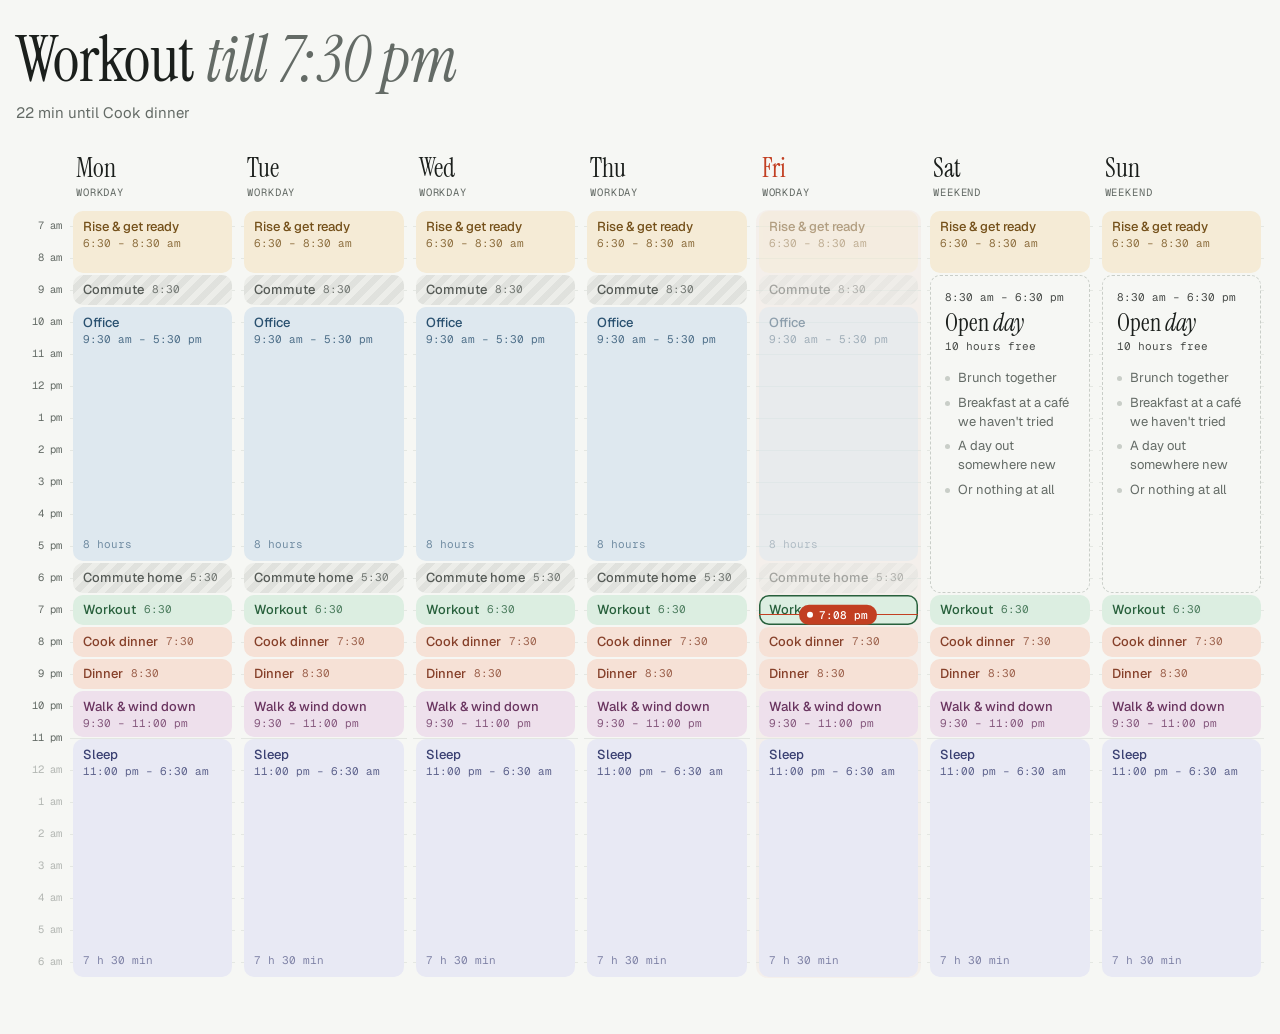
<file: timetable/index.html>
<!doctype html>
<html lang="en">
<head>
<meta charset="utf-8">
<meta name="viewport" content="width=device-width, initial-scale=1, viewport-fit=cover">
<meta name="color-scheme" content="light dark">
<meta name="robots" content="noindex">
<style>:root{padding-top:env(safe-area-inset-top,0px);padding-bottom:env(safe-area-inset-bottom,0px)}body{margin:0}[hidden]{display:none!important}</style>
<title>Shivam's Week</title>
<meta name="claude:viewport-fit-sides" content="cover">
<meta name="description" content="My weekday and weekend rhythm, hour by hour.">
<link rel="preconnect" href="https://fonts.googleapis.com">
<link rel="preconnect" href="https://fonts.gstatic.com" crossorigin>
<link rel="stylesheet" href="https://fonts.googleapis.com/css2?family=Geist:wght@400;500;600&family=Geist+Mono:wght@400;500&family=Instrument+Serif:ital@0;1&display=swap">
<style>
  /* Layout: one 24-hour track per day, from waking (6:30 am) to waking. Phone: one day per screen, swipe sideways. Desktop: all seven side by side. */
  :root {
    --bg: #F6F7F4;
    --surface: #FFFFFF;
    --fg: #1B1F1C;
    --muted: #646B66;
    --line: #E4E7E2;
    --line-strong: #C9CEC8;
    --accent: #C23F22;
    --on-accent: #FFFFFF;
    --shadow: 0 1px 2px rgba(20, 30, 25, .06), 0 12px 40px rgba(20, 30, 25, .12);

    /* Activity colours: a soft fill and an ink that reads on it */
    --sleep: #E8E9F4;  --sleep-ink: #3A4072;
    --rise: #F5EBD6;   --rise-ink: #74501A;
    --travel: #ECEDE9; --travel-ink: #565B57; --hatch: rgba(30, 40, 35, .06);
    --work: #DEE8EF;   --work-ink: #2A5170;
    --move: #DCEEE1;   --move-ink: #28603C;
    --food: #F6E1D6;   --food-ink: #86402A;
    --walk: #EEE0EC;   --walk-ink: #6A3560;
    --open-ink: #1B1F1C;

    --font-display: "Instrument Serif", "Iowan Old Style", "Palatino Linotype", Georgia, serif;
    --font-body: "Geist", ui-sans-serif, system-ui, -apple-system, "Segoe UI", sans-serif;
    --font-mono: "Geist Mono", ui-monospace, "SF Mono", Menlo, Consolas, monospace;

    --hour: 56px;      /* set from script to fit the screen on desktop */
    --head: 64px;      /* height of each day's header, so the hour axis lines up */
    --axis: 46px;
  }
  @media (prefers-color-scheme: dark) {
    :root:not([data-theme="light"]) {
      --bg: #111312; --surface: #1A1D1B; --fg: #ECEEEA; --muted: #99A09B;
      --line: #252926; --line-strong: #3A3F3B; --accent: #FF7357; --on-accent: #1A0D09;
      --shadow: 0 1px 2px rgba(0,0,0,.4), 0 16px 48px rgba(0,0,0,.5);
      --sleep: #202236; --sleep-ink: #BDC1F2;
      --rise: #33291A;  --rise-ink: #EBCB8F;
      --travel: #202321; --travel-ink: #ABB0AC; --hatch: rgba(255,255,255,.035);
      --work: #19262F;  --work-ink: #A3C7E2;
      --move: #18291E;  --move-ink: #A0D7AF;
      --food: #33211A;  --food-ink: #F0B89E;
      --walk: #2E1E2B;  --walk-ink: #E2B4D7;
      --open-ink: #ECEEEA;
      color-scheme: dark;
    }
  }
  :root[data-theme="dark"] {
    --bg: #111312; --surface: #1A1D1B; --fg: #ECEEEA; --muted: #99A09B;
    --line: #252926; --line-strong: #3A3F3B; --accent: #FF7357; --on-accent: #1A0D09;
    --shadow: 0 1px 2px rgba(0,0,0,.4), 0 16px 48px rgba(0,0,0,.5);
    --sleep: #202236; --sleep-ink: #BDC1F2;
    --rise: #33291A;  --rise-ink: #EBCB8F;
    --travel: #202321; --travel-ink: #ABB0AC; --hatch: rgba(255,255,255,.035);
    --work: #19262F;  --work-ink: #A3C7E2;
    --move: #18291E;  --move-ink: #A0D7AF;
    --food: #33211A;  --food-ink: #F0B89E;
    --walk: #2E1E2B;  --walk-ink: #E2B4D7;
    --open-ink: #ECEEEA;
    color-scheme: dark;
  }

  * { box-sizing: border-box; }
  body {
    background: var(--bg);
    color: var(--fg);
    font-family: var(--font-body);
    font-size: 15px;
    line-height: 1.45;
    -webkit-font-smoothing: antialiased;
  }
  .page {
    max-width: 1320px;
    margin: 0 auto;
    padding-block: 28px 56px;
    padding-left: max(16px, env(safe-area-inset-left, 0px));
    padding-right: max(16px, env(safe-area-inset-right, 0px));
    display: grid;
    gap: 28px;
  }
  button { font: inherit; color: inherit; }
  :focus-visible { outline: 2px solid var(--accent); outline-offset: 2px; }

  /* ---------- Now ---------- */
  .now { display: grid; justify-items: start; }
  .eyebrow {
    font-family: var(--font-mono);
    font-size: 11px;
    letter-spacing: .08em;
    text-transform: uppercase;
    color: var(--muted);
    display: flex;
    align-items: center;
    gap: 8px;
  }
  .pulse {
    width: 6px; height: 6px; border-radius: 50%;
    background: var(--on-accent);
    animation: pulse 2.4s ease-out infinite;
  }
  @keyframes pulse {
    0% { box-shadow: 0 0 0 0 color-mix(in srgb, var(--on-accent) 70%, transparent); }
    70%, 100% { box-shadow: 0 0 0 6px transparent; }
  }
  .now h1 {
    font-family: var(--font-display);
    font-weight: 400;
    font-size: clamp(40px, 7vw, 64px);
    line-height: 1;
    letter-spacing: -.01em;
    margin: 0 0 10px;
    text-wrap: balance;
  }
  .now h1 em { font-style: italic; color: var(--muted); }
  .now p { margin: 0; color: var(--muted); font-variant-numeric: tabular-nums; }

  /* ---------- Day picker (phone) ---------- */
  .tabs {
    position: sticky;
    top: env(safe-area-inset-top, 0px);
    z-index: 5;
    display: grid;
    grid-template-columns: repeat(7, 1fr);
    gap: 4px;
    padding: 6px;
    margin-inline: -6px;
    background: color-mix(in srgb, var(--bg) 88%, transparent);
    backdrop-filter: blur(12px);
    -webkit-backdrop-filter: blur(12px);
    border-radius: 14px;
  }
  body::before {
    content: ""; position: fixed; inset: 0 0 auto;
    height: env(safe-area-inset-top, 0px); z-index: 10; background: var(--bg);
  }
  .tab {
    border: 0;
    background: transparent;
    border-radius: 10px;
    min-height: 44px;
    display: grid;
    place-items: center;
    gap: 0;
    padding: 4px 0;
    cursor: pointer;
    color: var(--muted);
    transition: background .2s, color .2s;
  }
  .tab b { font-weight: 500; font-size: 13px; }
  .tab small { font-family: var(--font-mono); font-size: 9.5px; letter-spacing: .06em; text-transform: uppercase; }
  .tab[aria-selected="true"] { background: var(--fg); color: var(--bg); }
  .tab.is-today:not([aria-selected="true"]) b { color: var(--accent); }

  /* ---------- Board ---------- */
  .board {
    display: grid;
    grid-template-columns: var(--axis) minmax(0, 1fr);
  }
  .axis { position: relative; z-index: 3; padding-top: var(--head); }
  .axis-track { position: relative; height: calc(var(--hour) * 24); }
  .axis .tick {
    position: absolute;
    right: 8px;
    transform: translateY(-50%);
    font-family: var(--font-mono);
    font-size: 10.5px;
    color: var(--muted);
    white-space: nowrap;
    font-variant-numeric: tabular-nums;
  }
  .axis .tick.dim { opacity: .45; }

  .days {
    display: flex;
    overflow-x: auto;
    scroll-snap-type: x mandatory;
    scrollbar-width: none;
    overscroll-behavior-x: contain;
  }
  .days::-webkit-scrollbar { display: none; }
  .day {
    flex: 0 0 100%;
    min-width: 0;
    scroll-snap-align: start;
    padding-inline: 2px;
  }
  .day-head {
    height: var(--head);
    display: flex;
    align-items: baseline;
    justify-content: space-between;
    gap: 8px;
    padding: 14px 6px 0;
  }
  .day-head h2 {
    margin: 0;
    font-family: var(--font-display);
    font-weight: 400;
    font-size: 30px;
    line-height: 1;
  }
  .day-head .kind {
    font-family: var(--font-mono);
    font-size: 10.5px;
    letter-spacing: .08em;
    text-transform: uppercase;
    color: var(--muted);
    white-space: nowrap;
  }
  .day.is-today .day-head h2 { color: var(--accent); }
  .short-name { display: none; }

  .track {
    position: relative;
    height: calc(var(--hour) * 24);
    border-radius: 12px;
    background-image: repeating-linear-gradient(to bottom, var(--line) 0 1px, transparent 1px var(--hour));
    background-position: 0 calc(var(--hour) / 2);
  }

  .block {
    position: absolute;
    left: 3px; right: 3px;
    border: 0;
    border-radius: 10px;
    padding: 8px 10px;
    text-align: left;
    cursor: pointer;
    overflow: hidden;
    display: flex;
    flex-direction: column;
    gap: 2px;
    background: var(--c);
    color: var(--ink);
    transition: transform .25s cubic-bezier(.2,.8,.2,1), opacity .3s, box-shadow .25s;
  }
  .block:hover { transform: translateY(-1px); box-shadow: 0 6px 18px -8px color-mix(in srgb, var(--ink) 50%, transparent); }
  .block:active { transform: scale(.985); }
  .block .name { font-weight: 500; font-size: 14px; line-height: 1.2; }
  .block .time { font-family: var(--font-mono); font-size: 11px; opacity: .78; font-variant-numeric: tabular-nums; white-space: nowrap; }
  .block .dur { font-family: var(--font-mono); font-size: 11px; opacity: .6; margin-top: auto; }
  .block.compact { flex-direction: row; align-items: center; gap: 8px; padding-block: 0; }
  .block.compact .name { white-space: nowrap; overflow: hidden; text-overflow: ellipsis; min-width: 0; }
  .block.compact .dur { display: none; }
  .block.past { opacity: .5; }
  .block.current:not(.cat-open) { box-shadow: inset 0 0 0 1.5px var(--ink); }
  .block.cat-open.current { border-color: var(--fg); }

  .cat-sleep  { --c: var(--sleep);  --ink: var(--sleep-ink); }
  .cat-rise   { --c: var(--rise);   --ink: var(--rise-ink); }
  .cat-travel { --c: var(--travel); --ink: var(--travel-ink); }
  .cat-work   { --c: var(--work);   --ink: var(--work-ink); }
  .cat-move   { --c: var(--move);   --ink: var(--move-ink); }
  .cat-food   { --c: var(--food);   --ink: var(--food-ink); }
  .cat-walk   { --c: var(--walk);   --ink: var(--walk-ink); }
  .cat-open   { --c: transparent;   --ink: var(--open-ink); }

  .block.cat-travel {
    background-image: repeating-linear-gradient(-45deg, var(--hatch) 0 6px, transparent 6px 12px);
  }
  .block.cat-open {
    border: 1.5px dashed var(--line-strong);
    background: var(--bg);
    padding: 14px;
    gap: 4px;
  }
  .block.cat-open .name { font-family: var(--font-display); font-size: 28px; font-weight: 400; line-height: 1.05; }
  .block.cat-open .name em { font-style: italic; }
  .ideas {
    list-style: none;
    margin: 10px 0 0;
    padding: 0;
    display: grid;
    gap: 6px;
    font-size: 13px;
    color: var(--muted);
  }
  .ideas li { display: flex; gap: 8px; align-items: baseline; }
  .ideas li::before { content: ""; flex: 0 0 5px; height: 5px; border-radius: 50%; background: var(--line-strong); transform: translateY(-1px); }

  .now-line {
    position: absolute;
    left: 3px; right: 3px;
    height: 0;
    border-top: 1.5px solid var(--accent);
    z-index: 2;
    pointer-events: none;
  }
  .now-pill {
    position: absolute;
    left: 50%; top: 0;
    transform: translate(-50%, -50%);
    z-index: 3;
    transition: opacity .2s;
    width: max-content;
    display: flex;
    align-items: center;
    gap: 6px;
    padding: 3px 9px 3px 8px;
    border-radius: 999px;
    background: var(--accent);
    color: var(--on-accent);
    font-family: var(--font-mono);
    font-size: 11px;
    font-weight: 500;
    line-height: 1.3;
    white-space: nowrap;
    font-variant-numeric: tabular-nums;
  }

  /* ---------- Detail sheet ---------- */
  .scrim {
    position: fixed; inset: 0; z-index: 20;
    background: rgba(10, 14, 12, .28);
    opacity: 0; transition: opacity .25s;
  }
  .scrim.open { opacity: 1; }
  .sheet {
    position: fixed; z-index: 21;
    left: 0; right: 0; bottom: 0;
    margin: 0 auto;
    width: min(460px, 100%);
    background: var(--surface);
    border-radius: 22px 22px 0 0;
    box-shadow: var(--shadow);
    padding: 10px max(22px, env(safe-area-inset-right, 0px)) calc(26px + env(safe-area-inset-bottom, 0px)) max(22px, env(safe-area-inset-left, 0px));
    transform: translateY(105%);
    transition: transform .38s cubic-bezier(.2,.9,.25,1);
    display: grid;
    gap: 14px;
  }
  .sheet.open { transform: translateY(0); }
  .sheet .grab { width: 36px; height: 4px; border-radius: 4px; background: var(--line-strong); margin: 0 auto 4px; }
  .sheet-top { display: flex; justify-content: space-between; align-items: center; gap: 12px; }
  .sheet .close {
    border: 0; background: var(--bg); border-radius: 50%;
    width: 36px; height: 36px; display: grid; place-items: center; cursor: pointer; flex: 0 0 auto;
  }
  .sheet h4 {
    margin: 0;
    font-family: var(--font-display);
    font-weight: 400;
    font-size: 40px;
    line-height: 1;
    text-wrap: balance;
  }
  .sheet .meta { display: flex; flex-wrap: wrap; gap: 8px; }
  .chip {
    font-family: var(--font-mono);
    font-size: 12px;
    padding: 5px 10px;
    border-radius: 999px;
    background: var(--c, var(--bg));
    color: var(--ink, var(--fg));
    font-variant-numeric: tabular-nums;
  }
  .chip.plain { background: var(--bg); color: var(--muted); }
  .sheet p { margin: 0; color: var(--muted); max-width: 52ch; }
  .sheet .ideas { margin: 0; font-size: 14px; }
  .swatch { width: 10px; height: 10px; border-radius: 3px; background: var(--c); display: inline-block; }
  .sheet.cat-open .chip { background: var(--bg); }
  .swatch.cat-open { background: transparent; border: 1.5px dashed var(--line-strong); }

  /* One day at a time: the pill sits on the hour axis. All seven days: it sits in the middle of today. */
  .axis .now-pill { left: 0; transform: translateY(-50%); }
  .axis .now-pill.away { opacity: 0; }
  .now-line .now-pill { display: none; }
  @media (min-width: 960px) {
    .axis .now-pill { display: none; }
    .now-line .now-pill { display: flex; }
  }

  /* ---------- Desktop: the whole week ---------- */
  @media (min-width: 960px) {
    :root { --head: 58px; --axis: 54px; }
    .tabs { display: none; }
    .days { overflow: visible; display: grid; grid-template-columns: repeat(7, minmax(0, 1fr)); gap: 6px; }
    .day { padding-inline: 0; }
    .day-head { flex-direction: column; align-items: flex-start; justify-content: flex-end; gap: 4px; padding: 0 6px 10px; }
    .day-head h2 { font-size: 26px; }
    .long-name { display: none; }
    .short-name { display: inline; }
    .day.is-today .track { background-color: color-mix(in srgb, var(--accent) 4%, transparent); }
    .block .name { font-size: 13px; }
    .block.cat-open .name { font-size: 24px; }
    .sheet {
      bottom: auto; top: 50%;
      border-radius: 22px;
      transform: translateY(-46%) scale(.97);
      opacity: 0; pointer-events: none;
      transition: transform .3s cubic-bezier(.2,.9,.25,1), opacity .2s;
      padding: 22px 26px 26px;
    }
    .sheet.open { transform: translateY(-50%); opacity: 1; pointer-events: auto; }
    .sheet .grab { display: none; }
  }

  @media (prefers-reduced-motion: reduce) {
    *, *::before, *::after { animation: none !important; transition: none !important; }
  }
</style>
</head>
<body>

<main class="page">
  <header class="now">
    <h1 id="now-title">My week</h1>
    <p id="now-sub"></p>
  </header>

  <nav class="tabs" role="tablist" aria-label="Days of the week" id="tabs"></nav>

  <section class="board" aria-label="Week timetable">
    <div class="axis" aria-hidden="true"><div class="axis-track" id="axis"></div></div>
    <div class="days" id="days"></div>
  </section>

</main>

<div class="scrim" id="scrim" hidden></div>
<div class="sheet" id="sheet" role="dialog" aria-modal="true" aria-labelledby="sheet-title" tabindex="-1" hidden>
  <div class="grab" aria-hidden="true"></div>
  <div class="sheet-top">
    <div class="eyebrow" id="sheet-eyebrow"></div>
    <button class="close" id="sheet-close" aria-label="Close">
      <svg width="12" height="12" viewBox="0 0 12 12" aria-hidden="true"><path d="M1 1l10 10M11 1L1 11" stroke="currentColor" stroke-width="1.6" stroke-linecap="round" fill="none"/></svg>
    </button>
  </div>
  <h4 id="sheet-title"></h4>
  <div class="meta" id="sheet-meta"></div>
  <p id="sheet-note"></p>
  <ul class="ideas" id="sheet-ideas" hidden></ul>
</div>

<script>
(function () {
  // Times are minutes after midnight. The day runs from waking (6:30 am) to waking the next morning,
  // so anything after midnight is stored as 24 h + time (6:30 am next day = 1830).
  const DAY_START = 6 * 60 + 30;

  const CATS = {
    sleep:  "Sleep",
    rise:   "Morning",
    travel: "Commute",
    work:   "Work",
    move:   "Workout",
    food:   "Cooking & dinner",
    walk:   "Walk & wind down",
    open:   "Open time",
  };

  const ACTIVITIES = {
    rise:   { name: "Rise & get ready", cat: "rise", note: "Wake up, freshen up and get ready for the day." },
    commute:{ name: "Commute", cat: "travel", note: "On the way to the office." },
    work:   { name: "Office", cat: "work", note: "Working at the office." },
    home:   { name: "Commute home", cat: "travel", note: "Heading back home." },
    workout:{ name: "Workout", cat: "move", note: "An hour of exercise before dinner." },
    cook:   { name: "Cook dinner", cat: "food", note: "Cooking dinner at home." },
    dinner: { name: "Dinner", cat: "food", note: "Sitting down to eat dinner." },
    walk:   { name: "Walk & wind down", cat: "walk", note: "A walk with my wife, then getting ready for bed." },
    sleep:  { name: "Sleep", cat: "sleep", note: "Lights out. A full 7 hours 30 minutes before the alarm." },
    open:   {
      name: "Open day", cat: "open",
      note: "No commute and no office. Ten free hours to spend however we like.",
      ideas: ["Brunch together", "Breakfast at a café we haven't tried", "A day out somewhere new", "Or nothing at all"],
    },
  };

  const t = (h, m = 0) => h * 60 + m;
  const WEEKDAY = [
    [t(6, 30), t(8, 30), "rise"],
    [t(8, 30), t(9, 30), "commute"],
    [t(9, 30), t(17, 30), "work"],
    [t(17, 30), t(18, 30), "home"],
    [t(18, 30), t(19, 30), "workout"],
    [t(19, 30), t(20, 30), "cook"],
    [t(20, 30), t(21, 30), "dinner"],
    [t(21, 30), t(23), "walk"],
    [t(23), t(30, 30), "sleep"],
  ];
  const WEEKEND = [
    [t(6, 30), t(8, 30), "rise"],
    [t(8, 30), t(18, 30), "open"],
    ...WEEKDAY.slice(4),
  ];

  const DAYS = ["Monday", "Tuesday", "Wednesday", "Thursday", "Friday", "Saturday", "Sunday"];
  const plan = (i) => (i >= 5 ? WEEKEND : WEEKDAY);

  // ---- formatting ----
  function clock(min, withPeriod = true) {
    const m = ((min % 1440) + 1440) % 1440;
    const h = Math.floor(m / 60), mm = m % 60;
    const h12 = h % 12 === 0 ? 12 : h % 12;
    const s = mm === 0 && !withPeriod ? String(h12) : h12 + ":" + String(mm).padStart(2, "0");
    return withPeriod ? s + " " + (h < 12 ? "am" : "pm") : s;
  }
  function span(a, b) {
    // Drop the first "am/pm" when both ends share it: 7:30 – 8:30 pm
    const pa = clock(a), pb = clock(b);
    return pa.slice(-2) === pb.slice(-2) ? pa.slice(0, -3) + " – " + pb : pa + " – " + pb;
  }
  function dur(min) {
    const h = Math.floor(min / 60), m = min % 60;
    if (!h) return m + " min";
    return m ? h + " h " + m + " min" : h + (h === 1 ? " hour" : " hours");
  }

  // ---- now ----
  function nowInfo() {
    const d = new Date();
    let m = d.getHours() * 60 + d.getMinutes() + d.getSeconds() / 60;
    let idx = (d.getDay() + 6) % 7;            // Monday = 0
    if (m < DAY_START) { m += 1440; idx = (idx + 6) % 7; } // before 6:30 am still belongs to last night
    const blocks = plan(idx);
    const i = blocks.findIndex(([a, b]) => m >= a && m < b);
    return { m, idx, i, blocks, todayIdx: (d.getDay() + 6) % 7 };
  }

  // ---- layout ----
  const $ = (id) => document.getElementById(id);
  const daysEl = $("days"), tabsEl = $("tabs"), axisEl = $("axis");
  const desktop = window.matchMedia("(min-width: 960px)");
  let hourPx = 56;

  function sizeHour() {
    if (desktop.matches) {
      const avail = window.innerHeight - 120;  // a little header peeks above the fold
      hourPx = Math.max(30, Math.min(44, Math.floor(avail / 24)));
    } else {
      hourPx = 56;
    }
    document.documentElement.style.setProperty("--hour", hourPx + "px");
  }

  function buildAxis() {
    axisEl.innerHTML = "";
    for (let h = 7; h <= 30; h++) {
      const s = document.createElement("span");
      s.className = "tick";
      s.style.top = (t(h) - DAY_START) * hourPx / 60 + "px";
      s.textContent = clock(t(h)).replace(":00", "");
      if (h >= 24) s.classList.add("dim");
      axisEl.appendChild(s);
    }
  }

  function buildTabs(info) {
    tabsEl.innerHTML = "";
    DAYS.forEach((name, i) => {
      const b = document.createElement("button");
      b.className = "tab" + (i === info.todayIdx ? " is-today" : "");
      b.setAttribute("role", "tab");
      b.id = "tab-" + i;
      b.setAttribute("aria-controls", "day-" + i);
      b.setAttribute("aria-selected", "false");
      b.innerHTML = `<b>${name.slice(0, 3)}</b><small>${i >= 5 ? "Free" : "Work"}</small>`;
      b.addEventListener("click", () => goTo(i, true));
      tabsEl.appendChild(b);
    });
  }

  function buildDays(info) {
    daysEl.innerHTML = "";
    DAYS.forEach((name, i) => {
      const day = document.createElement("article");
      day.className = "day" + (i === info.todayIdx ? " is-today" : "");
      day.id = "day-" + i;
      day.setAttribute("role", "tabpanel");
      day.setAttribute("aria-labelledby", "tab-" + i);
      const weekend = i >= 5;
      day.innerHTML = `
        <div class="day-head">
          <h2><span class="long-name">${name}</span><span class="short-name">${name.slice(0, 3)}</span></h2>
          <span class="kind">${weekend ? "Weekend" : "Workday"}</span>
        </div>
        <div class="track"></div>`;
      const track = day.querySelector(".track");

      plan(i).forEach(([a, b, key], j) => {
        const act = ACTIVITIES[key];
        const h = (b - a) * hourPx / 60;
        const el = document.createElement("button");
        el.className = "block cat-" + act.cat;
        if (h < 46) el.classList.add("compact");
        el.style.top = (a - DAY_START) * hourPx / 60 + 1 + "px";
        el.style.height = h - 2 + "px";
        el.dataset.day = i;
        el.dataset.index = j;
        el.setAttribute("aria-label", `${name}, ${act.name}, ${span(a, b)}`);

        if (key === "open") {
          el.innerHTML = `
            <span class="time">${span(a, b)}</span>
            <span class="name">Open <em>day</em></span>
            <span class="time">${dur(b - a)} free</span>
            <ul class="ideas">${act.ideas.map((x) => `<li>${x}</li>`).join("")}</ul>`;
        } else {
          el.innerHTML = `
            <span class="name">${act.name}</span>
            <span class="time">${h < 46 ? clock(a).slice(0, -3) : span(a, b)}</span>
            ${h > 120 ? `<span class="dur">${dur(b - a)}</span>` : ""}`;
        }
        el.addEventListener("click", () => openSheet(i, j, el));
        track.appendChild(el);
      });
      daysEl.appendChild(day);
    });
  }

  // ---- now updates ----
  function paintNow() {
    const info = nowInfo();
    const cur = info.blocks[info.i];
    const act = ACTIVITIES[cur[2]];
    const [a, b] = cur;
    const left = Math.max(0, Math.round(b - info.m));
    const next = info.blocks[info.i + 1] || plan((info.idx + 1) % 7)[0];
    const name = act.cat === "open" ? "Open time" : act.name;

    $("now-title").innerHTML = `${name} <em>till ${clock(b)}</em>`;
    $("now-sub").textContent = `${dur(left)} until ${ACTIVITIES[next[2]].name}`;

    document.querySelectorAll(".now-line, .axis .now-pill").forEach((n) => n.remove());
    document.querySelectorAll(".block.past, .block.current").forEach((n) => n.classList.remove("past", "current"));
    const day = $("day-" + info.idx);
    if (day) {
      const line = document.createElement("div");
      line.className = "now-line";
      line.style.top = (info.m - DAY_START) * hourPx / 60 + "px";
      const pill = `<span class="now-pill"><span class="pulse" aria-hidden="true"></span>${clock(Math.floor(info.m))}</span>`;
      line.innerHTML = pill;
      axisEl.insertAdjacentHTML("beforeend", pill);
      const axisPill = axisEl.lastElementChild;
      axisPill.style.top = line.style.top;
      axisPill.dataset.day = info.idx;
      axisPill.classList.toggle("away", current !== info.idx);
      day.querySelector(".track").appendChild(line);
      day.querySelectorAll(".block").forEach((el) => {
        const j = +el.dataset.index;
        if (j < info.i) el.classList.add("past");
        if (j === info.i) el.classList.add("current");
      });
    }
  }

  // ---- phone: swipe between days ----
  let current = 0;
  function goTo(i, smooth) {
    current = i;
    if (!desktop.matches) {
      daysEl.scrollTo({ left: daysEl.clientWidth * i, behavior: smooth ? "smooth" : "auto" });
    }
    markTab(i);
  }
  function markTab(i) {
    tabsEl.querySelectorAll(".tab").forEach((b, k) => b.setAttribute("aria-selected", String(k === i)));
    // The pill on the axis belongs to today, so hide it while another day is in view
    const axisPill = axisEl.querySelector(".now-pill");
    if (axisPill) axisPill.classList.toggle("away", +axisPill.dataset.day !== i);
  }
  let raf = 0;
  daysEl.addEventListener("scroll", () => {
    cancelAnimationFrame(raf);
    raf = requestAnimationFrame(() => {
      if (desktop.matches) return;
      const i = Math.round(daysEl.scrollLeft / daysEl.clientWidth);
      if (i !== current) { current = i; markTab(i); }
    });
  }, { passive: true });
  tabsEl.addEventListener("keydown", (e) => {
    if (e.key !== "ArrowRight" && e.key !== "ArrowLeft") return;
    const i = (current + (e.key === "ArrowRight" ? 1 : 6)) % 7;
    goTo(i, true);
    $("tab-" + i).focus();
  });

  // ---- detail sheet ----
  const sheet = $("sheet"), scrim = $("scrim");
  let opener = null;
  function openSheet(dayIdx, j, from) {
    opener = from;
    const [a, b, key] = plan(dayIdx)[j];
    const act = ACTIVITIES[key];
    sheet.className = "sheet cat-" + act.cat;
    $("sheet-eyebrow").innerHTML = `<span class="swatch cat-${act.cat}"></span>${DAYS[dayIdx]} · ${CATS[act.cat]}`;
    $("sheet-title").textContent = act.name;
    $("sheet-meta").innerHTML =
      `<span class="chip">${span(a, b)}</span><span class="chip plain">${dur(b - a)}</span>`;
    $("sheet-note").textContent = act.note;
    const ideas = $("sheet-ideas");
    ideas.hidden = !act.ideas;
    ideas.innerHTML = act.ideas ? act.ideas.map((x) => `<li>${x}</li>`).join("") : "";
    scrim.hidden = false; sheet.hidden = false;
    requestAnimationFrame(() => requestAnimationFrame(() => {
      scrim.classList.add("open"); sheet.classList.add("open");
      sheet.focus({ preventScroll: true });
    }));
  }
  function closeSheet() {
    if (sheet.hidden) return;
    scrim.classList.remove("open"); sheet.classList.remove("open");
    setTimeout(() => { scrim.hidden = true; sheet.hidden = true; }, 320);
    if (opener) opener.focus({ preventScroll: true });
  }
  scrim.addEventListener("click", closeSheet);
  $("sheet-close").addEventListener("click", closeSheet);
  document.addEventListener("keydown", (e) => { if (e.key === "Escape") closeSheet(); });
  // Swipe the sheet down to close it
  let y0 = null;
  sheet.addEventListener("touchstart", (e) => { y0 = e.touches[0].clientY; }, { passive: true });
  sheet.addEventListener("touchend", (e) => {
    if (y0 !== null && e.changedTouches[0].clientY - y0 > 60) closeSheet();
    y0 = null;
  });

  // ---- go ----
  function render() {
    const info = nowInfo();
    sizeHour();
    buildAxis();
    buildTabs(info);
    buildDays(info);
    paintNow();
    goTo(current, false);
  }

  current = nowInfo().idx;
  render();
  setInterval(paintNow, 30 * 1000);
  document.addEventListener("visibilitychange", () => { if (!document.hidden) paintNow(); });

  // Rebuild only when the width or layout changes, not when a phone's address bar slides away
  let rt = 0, lastW = window.innerWidth, lastH = window.innerHeight;
  window.addEventListener("resize", () => {
    clearTimeout(rt);
    rt = setTimeout(() => {
      const w = window.innerWidth, h = window.innerHeight;
      if (w === lastW && (!desktop.matches || h === lastH)) return;
      lastW = w; lastH = h;
      render();
    }, 150);
  });
})();
</script>
</body>
</html>
</file>
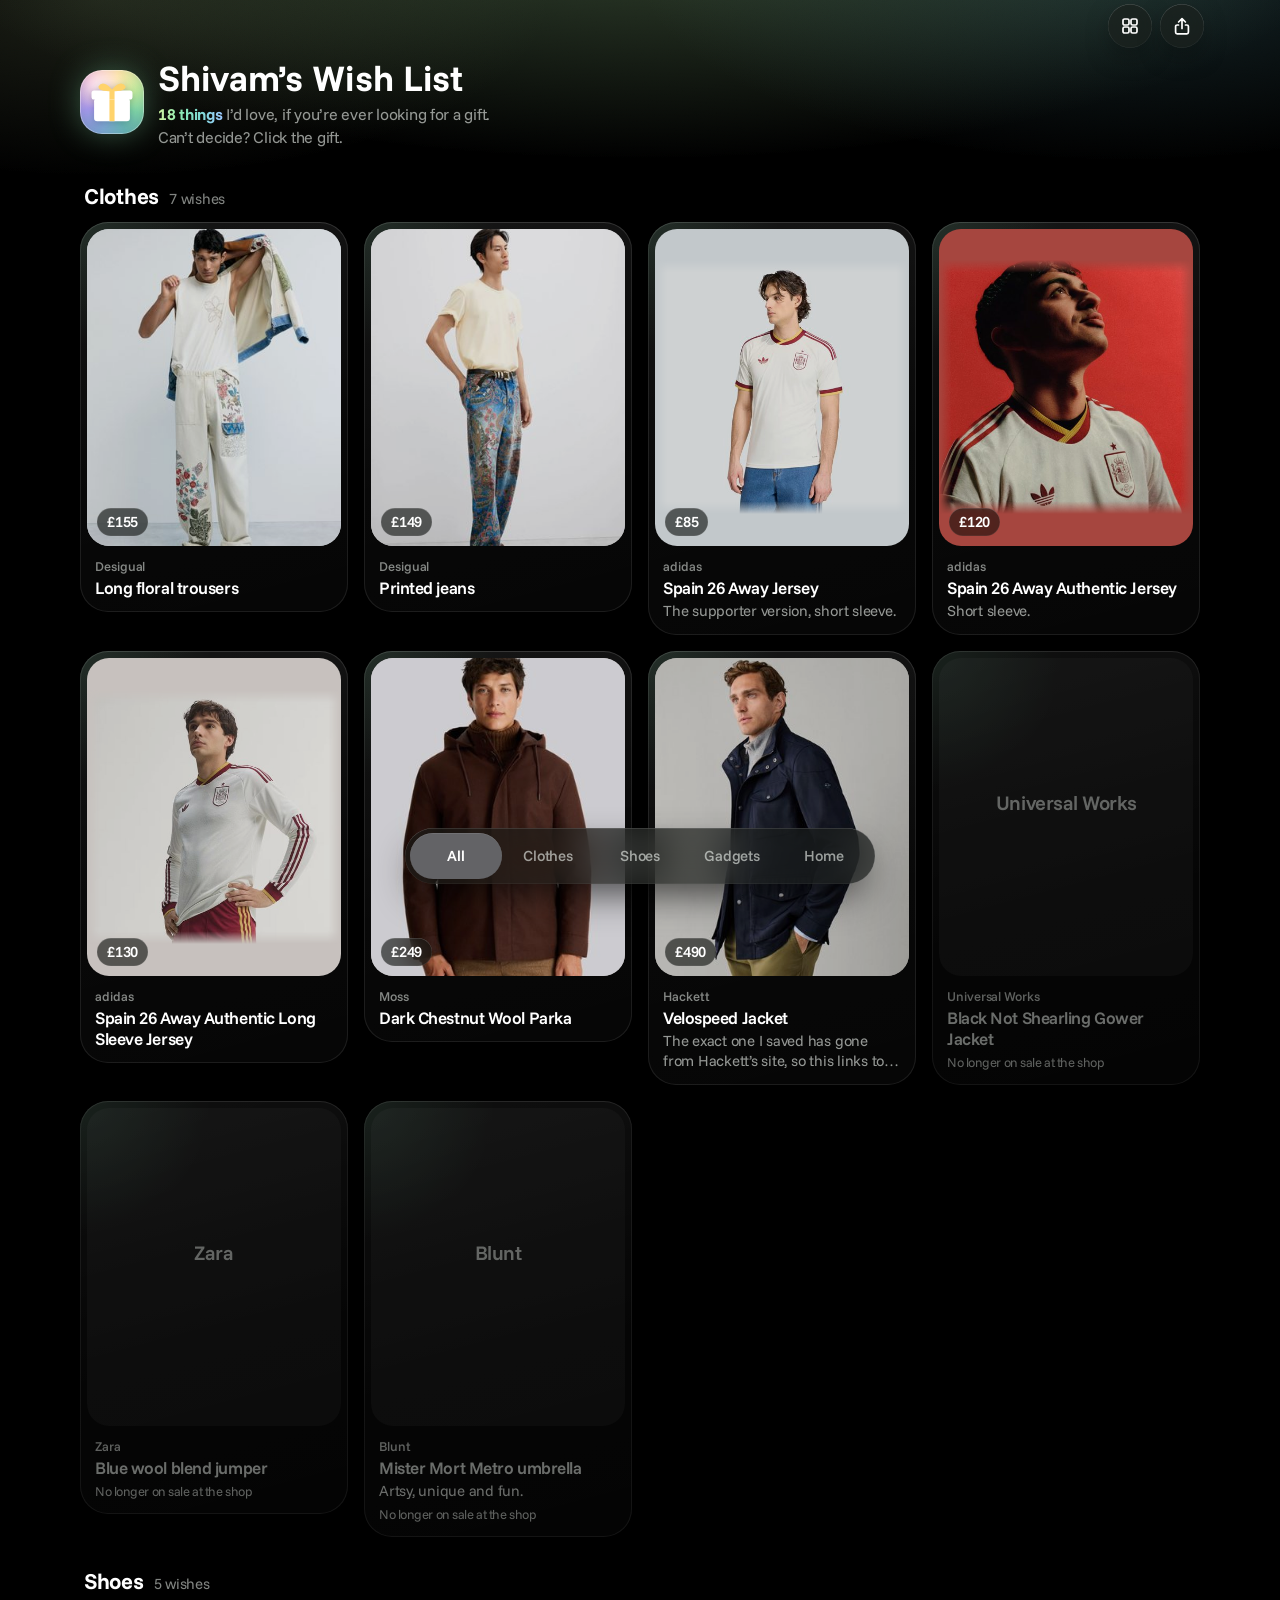
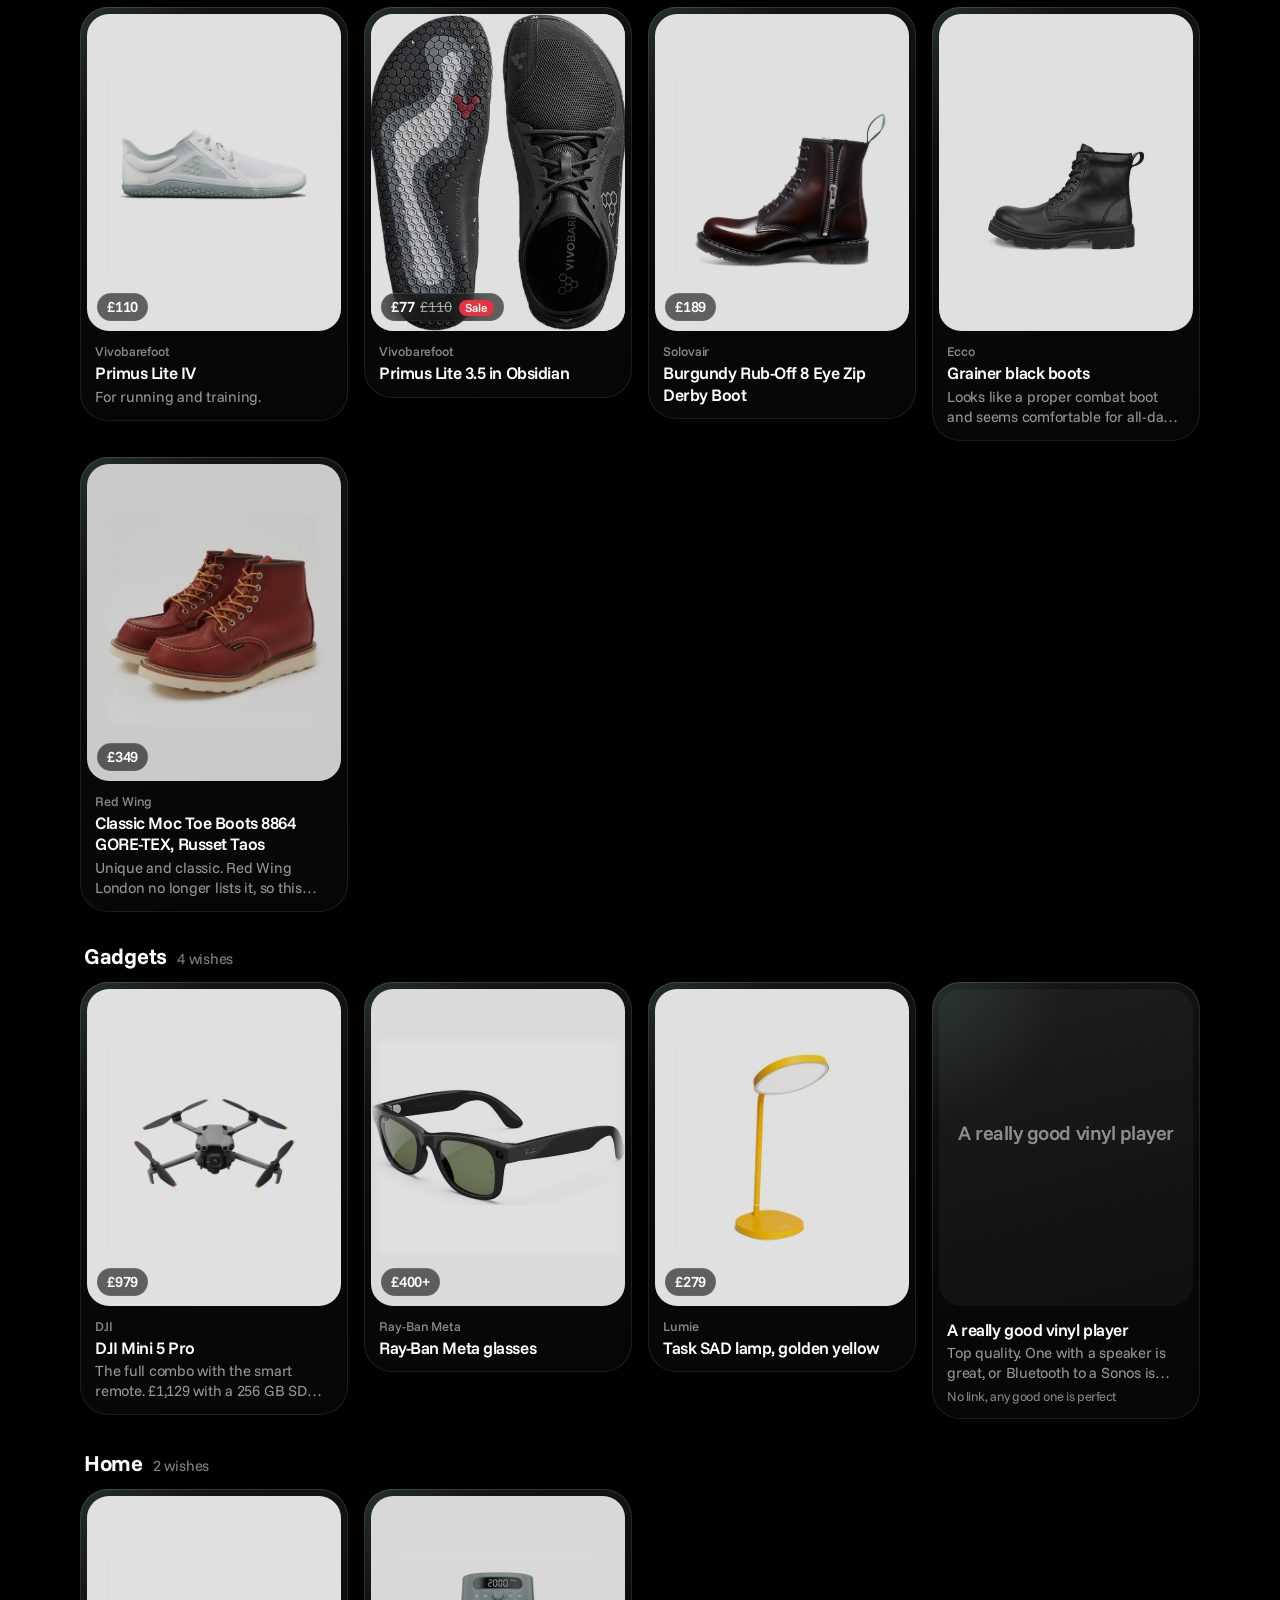
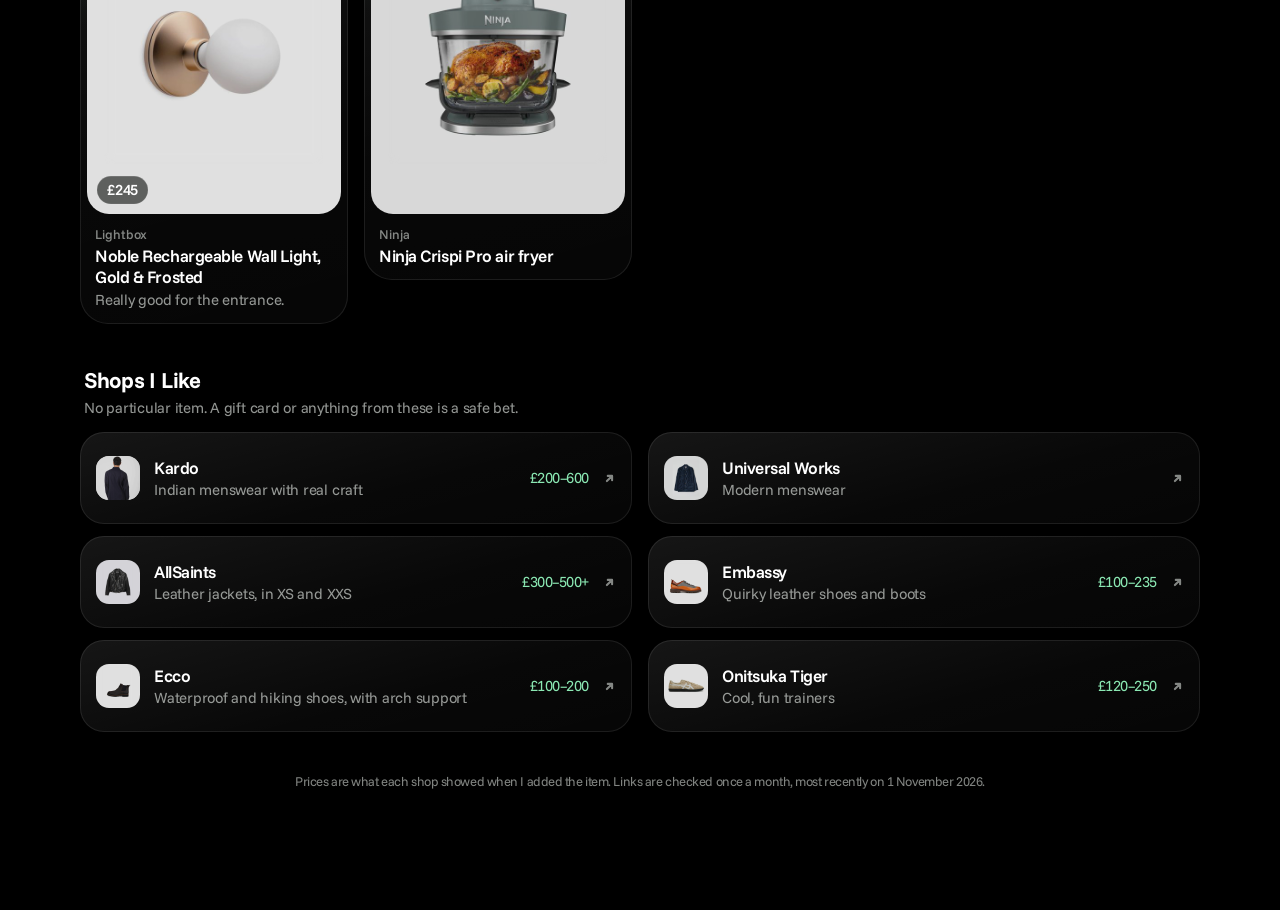
<file: wishlist/index.html>
<!doctype html>
<html lang="en-GB" data-theme="dark">
<head>
  <meta charset="utf-8">
  <meta name="viewport" content="width=device-width, initial-scale=1, viewport-fit=cover">
  <title>Shivam’s Wish List</title>
  <meta name="description" content="Things Shivam would love, if you’re ever looking for a gift.">
  <meta name="color-scheme" content="dark">
  <meta name="theme-color" content="#000000">
  <meta name="apple-mobile-web-app-title" content="Wish List">
  <link rel="icon" href="icon.svg" type="image/svg+xml">
  <link rel="apple-touch-icon" href="apple-touch-icon.png">
  <link rel="canonical" href="https://imshivam.github.io/shivams-lab/wishlist/">
  <meta property="og:type" content="website">
  <meta property="og:url" content="https://imshivam.github.io/shivams-lab/wishlist/">
  <meta property="og:title" content="Shivam’s Wish List">
  <meta property="og:description" content="Things Shivam would love, if you’re ever looking for a gift.">
  <meta property="og:image" content="https://imshivam.github.io/shivams-lab/wishlist/og.jpg">
  <meta property="og:image:width" content="1200">
  <meta property="og:image:height" content="630">
  <meta property="og:image:alt" content="Four things from Shivam’s wish list.">
  <meta name="twitter:card" content="summary_large_image">
  <meta name="twitter:title" content="Shivam’s Wish List">
  <meta name="twitter:description" content="Things Shivam would love, if you’re ever looking for a gift.">
  <meta name="twitter:image" content="https://imshivam.github.io/shivams-lab/wishlist/og.jpg">
  <link rel="preload" href="fonts/funnel-sans-latin-wght-normal.woff2" as="font" type="font/woff2" crossorigin>
  <link rel="stylesheet" href="base.css?v=202610191619">
  <link rel="stylesheet" href="wishlist.css?v=202610191619">
</head>
<body>
  <a class="skip" href="#main">Skip to the wish list</a>

  <header class="toolbar" id="toolbar">
    <div class="toolbar-inner">
      <span class="toolbar-title" aria-hidden="true"><span class="toolbar-gift" id="toolbarGift"></span>Wish List</span>
      <div class="toolbar-actions">
        <div class="menu-wrap">
          <button class="round glass" id="viewButton" type="button" aria-haspopup="true" aria-expanded="false" aria-controls="viewMenu" aria-label="Layout"></button>
          <div class="menu glass" id="viewMenu" role="group" aria-label="Layout" hidden></div>
        </div>
        <button class="round glass" id="share" type="button" aria-label="Share this wish list">
          <svg viewBox="0 0 20 20" aria-hidden="true"><path d="M10 12.5V2.8M6.6 6 10 2.6 13.4 6M6.5 9H5.2c-.9 0-1.6.7-1.6 1.6v5.6c0 .9.7 1.6 1.6 1.6h9.6c.9 0 1.6-.7 1.6-1.6v-5.6c0-.9-.7-1.6-1.6-1.6h-1.3"/></svg>
        </button>
      </div>
    </div>
  </header>

  <main id="main" tabindex="-1">
    <div class="page">
      <div class="masthead">
        <button class="gift" id="gift" type="button" aria-label="Can’t decide? Pick a wish for me" title="Pick a wish for me"></button>
        <div>
          <h1 class="large-title" id="largeTitle">Shivam’s Wish List</h1>
          <p class="masthead-sub" id="summary"></p>
        </div>
      </div>

      <div id="wishes"></div>

      <section class="shops" id="shops" aria-labelledby="shops-h">
        <div class="month-head"><h2 id="shops-h">Shops I Like</h2></div>
        <p class="shops-intro">No particular item. A gift card or anything from these is a safe bet.</p>
        <ul class="shop-list" role="list" id="shopList"></ul>
      </section>

      <footer class="footer" id="footer"></footer>
    </div>
  </main>

  <nav class="filterbar" id="filterbar" aria-label="Categories">
    <div class="segmented" role="group" aria-label="Show" id="segmented">
      <span class="segmented-thumb" aria-hidden="true"></span>
    </div>
  </nav>

  <p class="visually-hidden" id="status" aria-live="polite"></p>
  <div class="toast glass" id="toast" role="status" hidden></div>

  <div class="scrim" id="scrim" hidden></div>
  <div class="sheet" id="sheet" role="dialog" aria-modal="true" aria-labelledby="sheetTitle" tabindex="-1" hidden>
    <div class="sheet-bar" id="grabber">
      <span class="sheet-grabber" aria-hidden="true"></span>
      <button class="sheet-close glass" id="sheetClose" type="button" aria-label="Close">
        <svg viewBox="0 0 20 20" aria-hidden="true"><path d="m5.5 5.5 9 9m0-9-9 9"/></svg>
      </button>
    </div>
    <div class="sheet-body" id="sheetBody"></div>
  </div>

  <script src="status.js?v=202610191619"></script>
  <script src="images.js?v=202610191619"></script>
  <script src="wishes.js?v=202610191619"></script>
  <script src="wishlist.js?v=202610191619"></script>
</body>
</html>
</file>
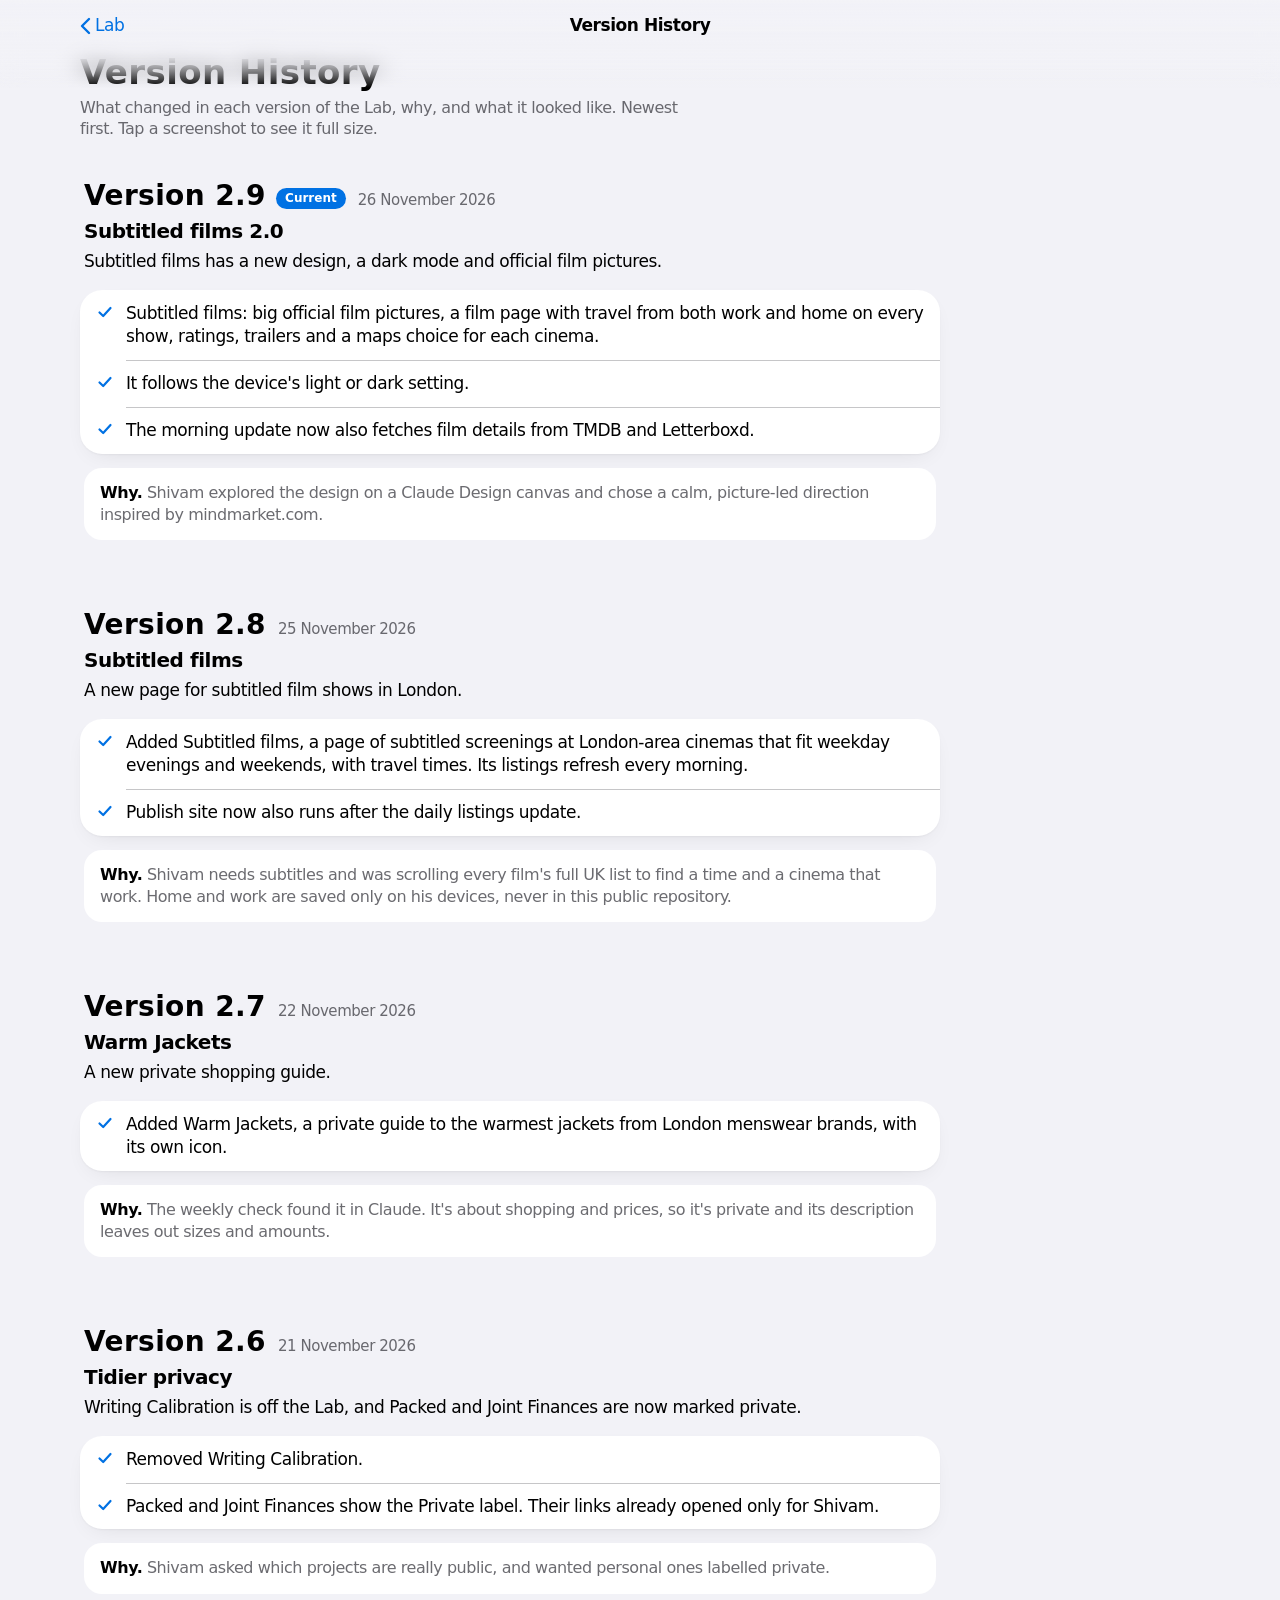
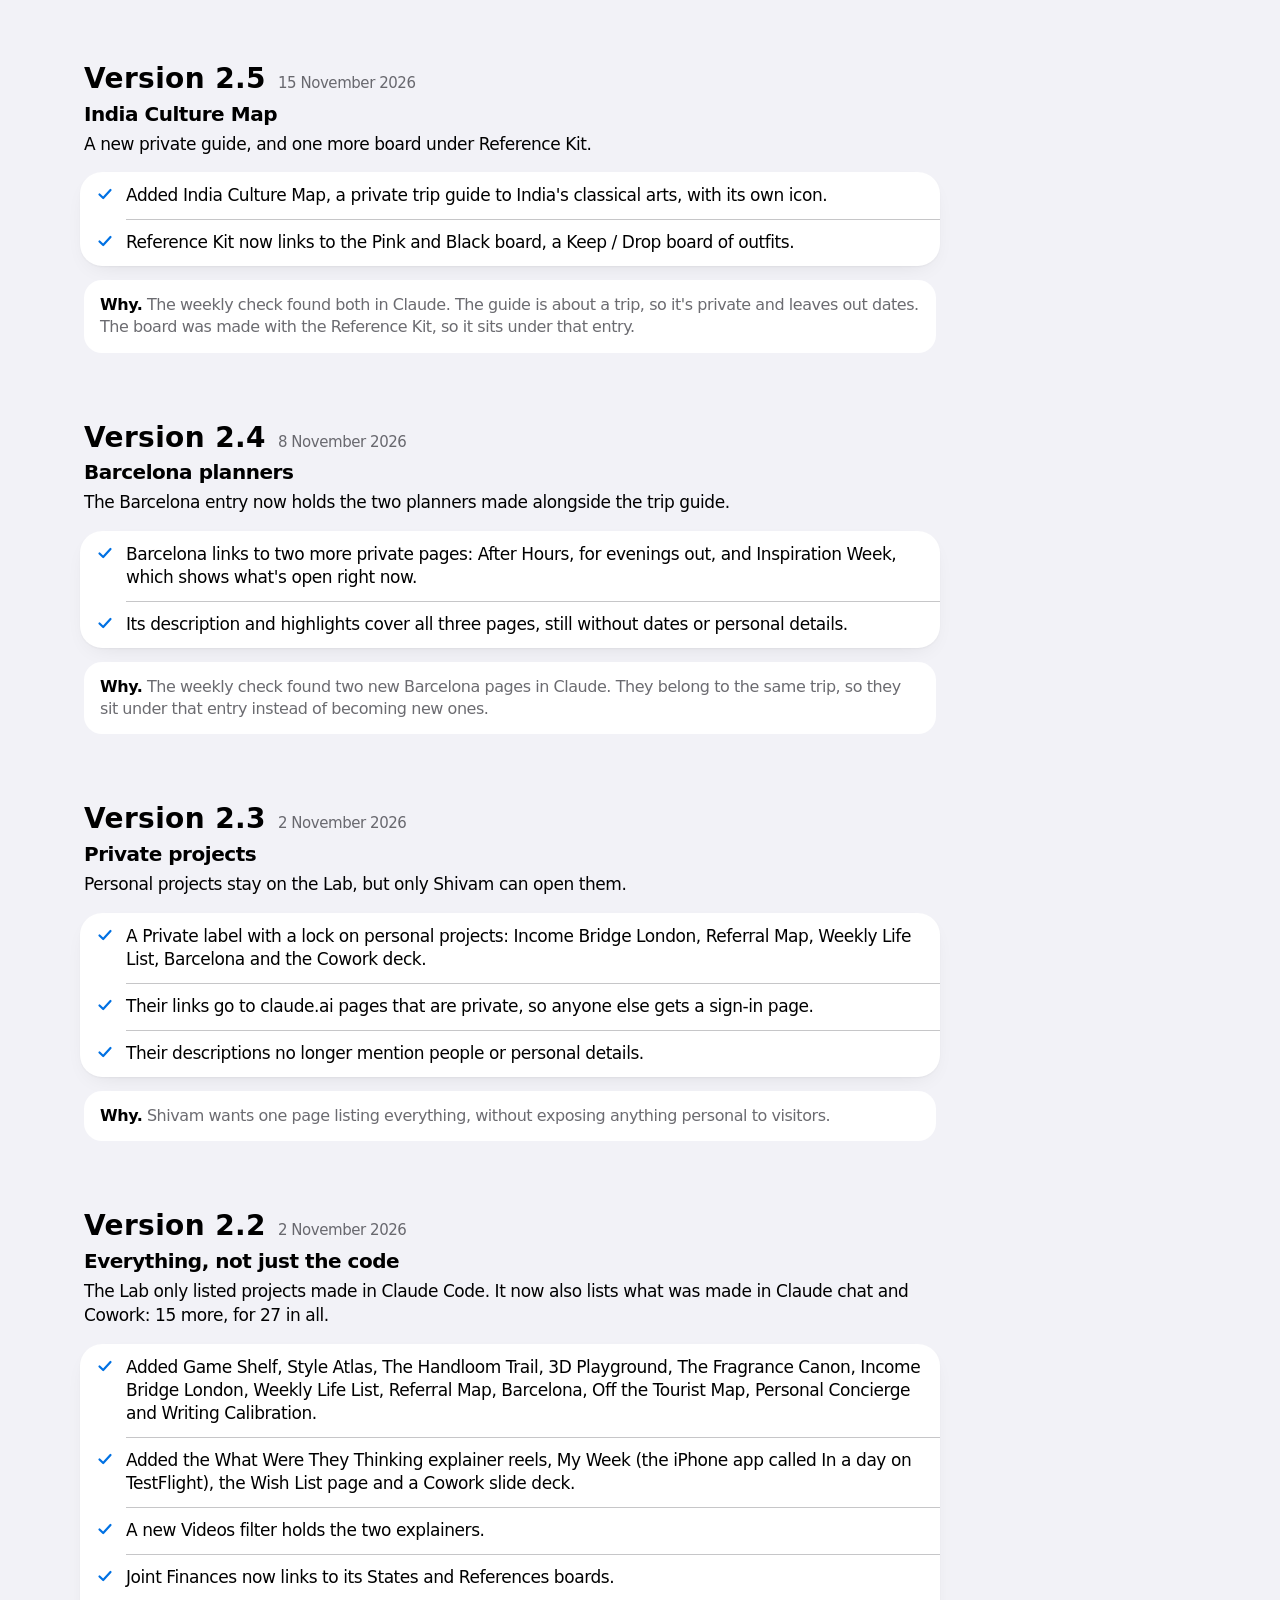
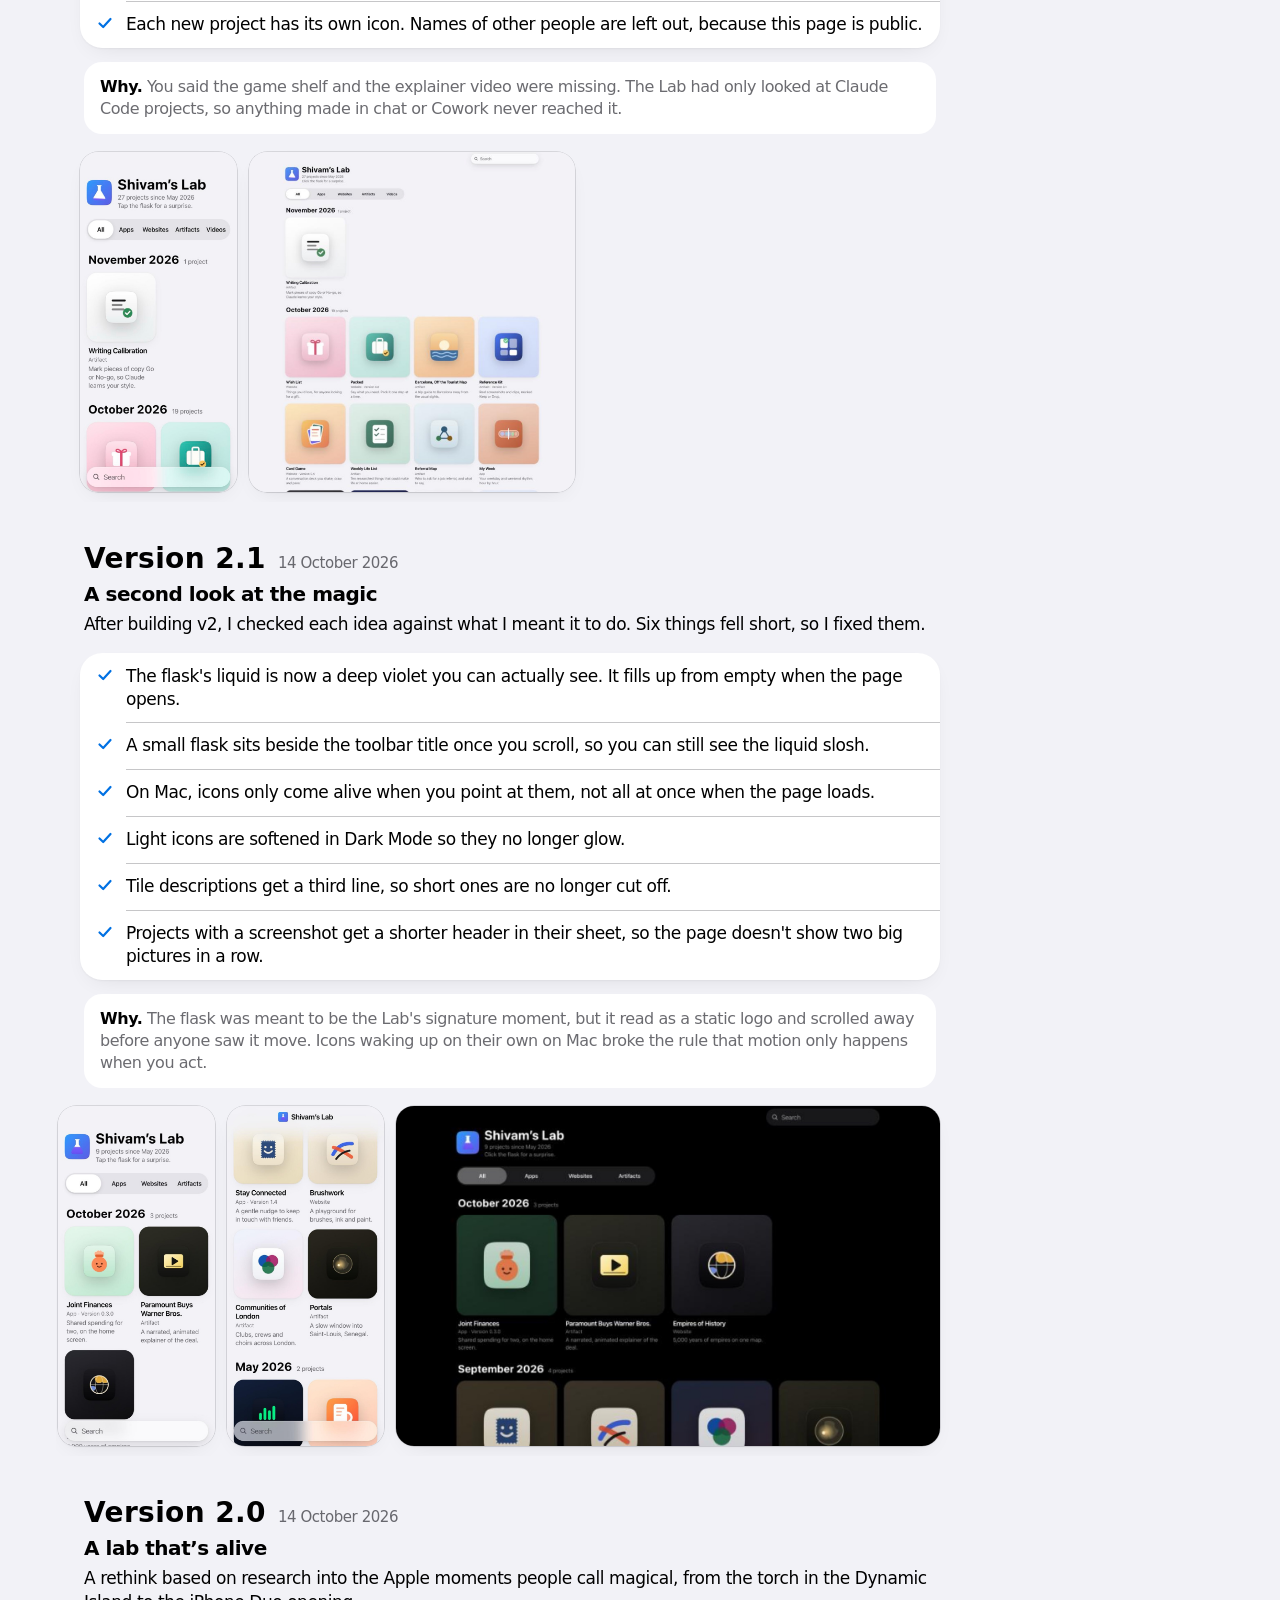
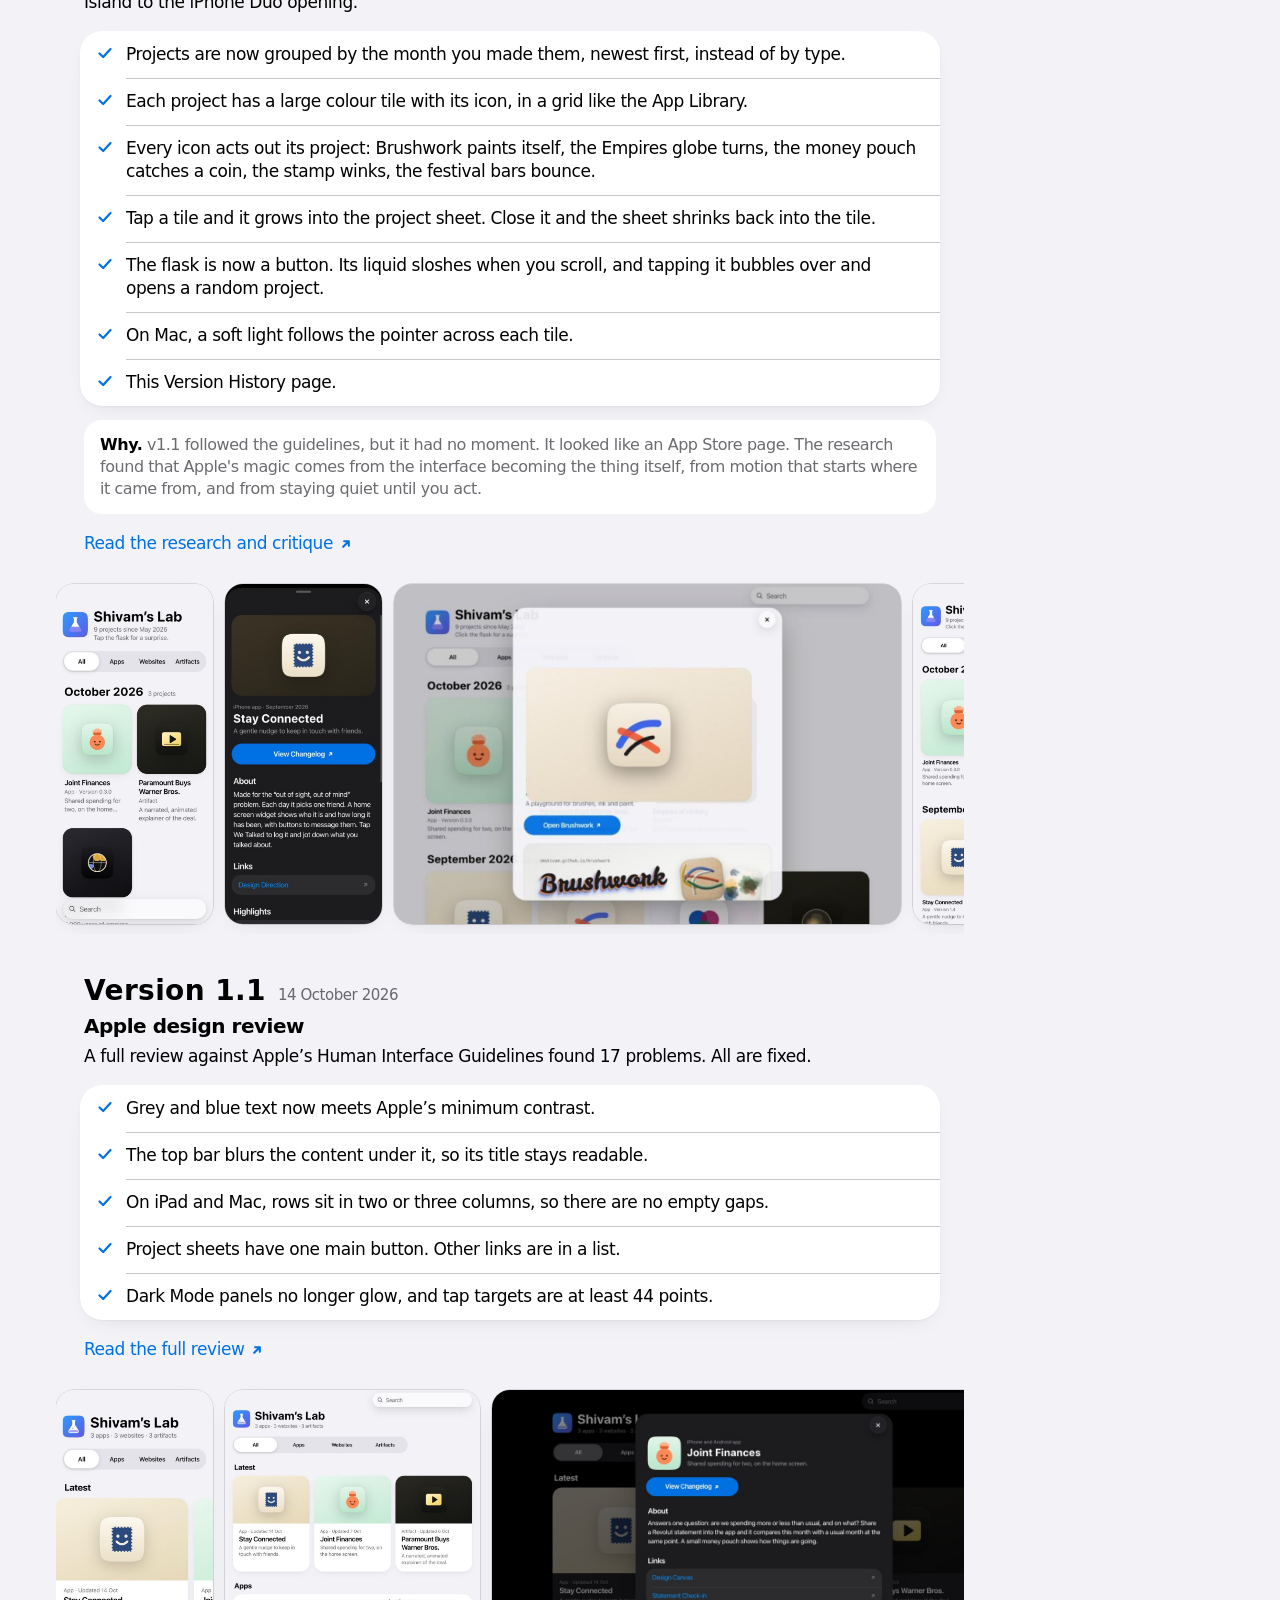
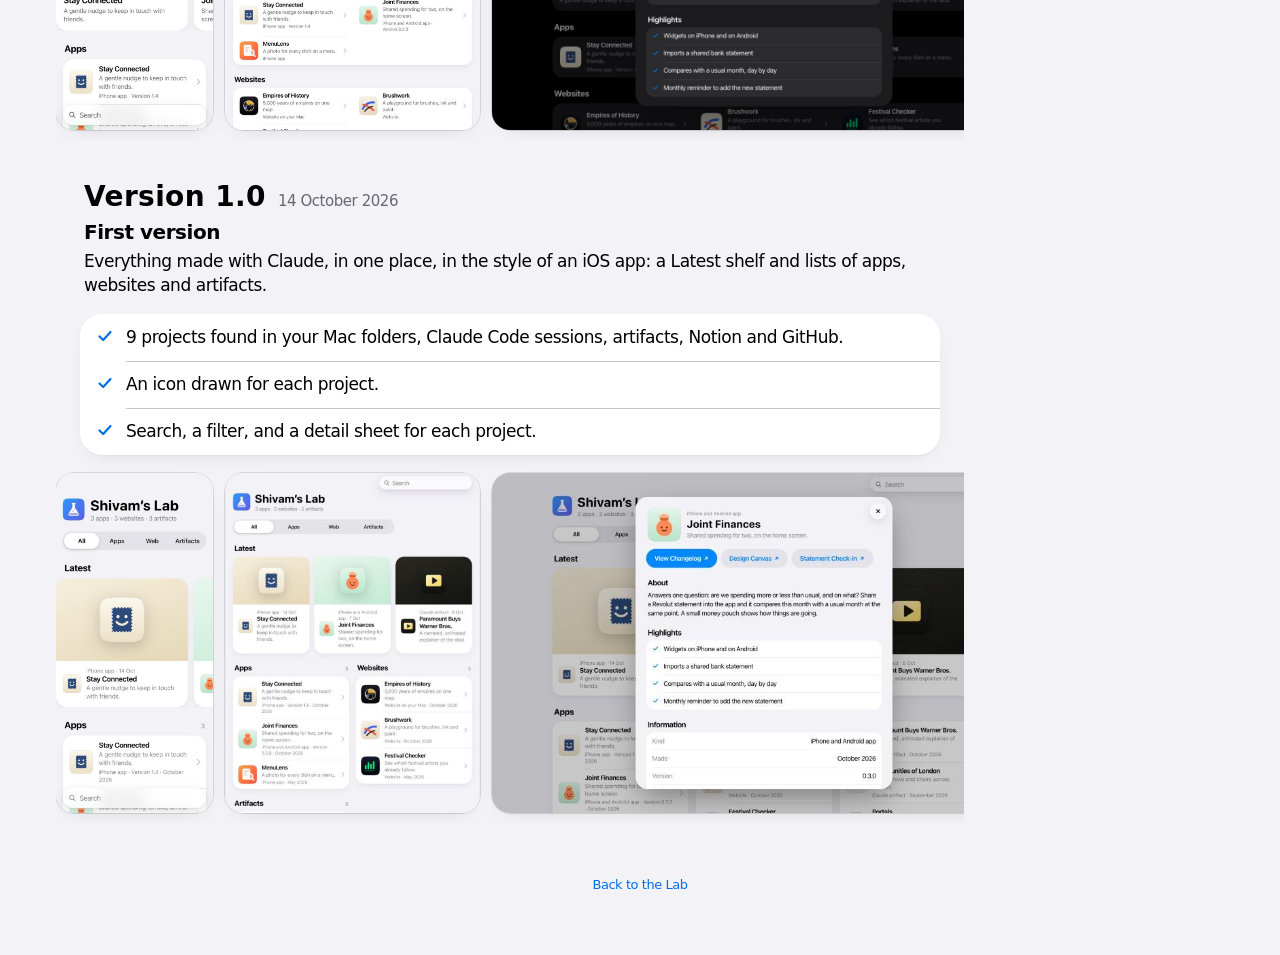
<file: changelog.html>
<!doctype html>
<html lang="en-GB">
<head>
  <meta charset="utf-8">
  <meta name="viewport" content="width=device-width, initial-scale=1, viewport-fit=cover">
  <title>Version History – Shivam’s Lab</title>
  <meta name="description" content="Every version of Shivam’s Lab: what changed, why, and what it looked like.">
  <meta name="color-scheme" content="light dark">
  <meta name="theme-color" media="(prefers-color-scheme: light)" content="#F2F2F7">
  <meta name="theme-color" media="(prefers-color-scheme: dark)" content="#000000">
  <link rel="icon" href="assets/icon.svg" type="image/svg+xml">
  <link rel="apple-touch-icon" href="assets/apple-touch-icon.png">
  <link rel="stylesheet" href="styles.css">
  <style>
    .back {
      position: absolute; left: calc(var(--margin) + var(--safe-left) - 8px); top: 4px;
      display: inline-flex; align-items: center; gap: 4px; min-height: 44px; padding: 0 12px 0 8px; border-radius: 999px;
      color: var(--tint-text); text-decoration: none; font-weight: 500; pointer-events: auto;
    }
    .back svg { width: 11px; height: 18px; fill: none; stroke: currentColor; stroke-width: 2.4; stroke-linecap: round; stroke-linejoin: round; }
    @media (hover: hover) { .back:hover { background: var(--fill-3); } }
    .intro { margin-top: 4px; color: var(--label-2); font-size: 0.941rem; line-height: 1.3125; max-width: 60ch; }
    .version { margin-top: 40px; max-width: 860px; }
    .version-head { display: flex; flex-wrap: wrap; align-items: baseline; gap: 4px 12px; margin: 0 4px; }
    .version-head h2 { font-size: 1.647rem; line-height: 1.214; letter-spacing: 0.014em; font-weight: 700; }
    .version-head time { font-size: 0.882rem; color: var(--label-2); }
    .badge { display: inline-block; padding: 3px 9px; border-radius: 999px; background: var(--tint); color: #fff; font-size: 0.706rem; font-weight: 600; letter-spacing: 0; vertical-align: 3px; }
    .version h3 { margin: 6px 4px 0; font-size: 1.176rem; line-height: 1.25; font-weight: 600; letter-spacing: -0.023em; }
    .version .summary { margin: 6px 4px 0; line-height: 1.41; }
    .version .why { margin: 14px 4px 0; padding: 14px 16px; border-radius: 18px; background: var(--bg-2); color: var(--label-2); font-size: 0.941rem; line-height: 1.38; }
    .version .why b { color: var(--label); font-weight: 600; }
    .changes { margin: 16px 0 0; padding: 0; list-style: none; border-radius: 22px; background: var(--bg-2); overflow: hidden; box-shadow: var(--shadow-card); }
    .changes li { position: relative; display: flex; gap: 12px; padding: 12px 16px; line-height: 1.35; }
    .changes li + li::before { content: ""; position: absolute; top: 0; left: 46px; right: 0; height: 0.5px; background: var(--separator); }
    .changes svg { flex: none; width: 18px; height: 18px; margin-top: 1px; fill: none; stroke: var(--tint); stroke-width: 2.2; stroke-linecap: round; stroke-linejoin: round; }
    .report { display: inline-flex; align-items: center; gap: 6px; min-height: 44px; margin: 8px 4px 0; color: var(--tint-text); text-decoration: none; font-weight: 500; }
    .report svg { width: 14px; height: 14px; fill: none; stroke: currentColor; stroke-width: 2.2; stroke-linecap: round; stroke-linejoin: round; }
    @media (hover: hover) { .report:hover { text-decoration: underline; } }
    .shots {
      display: flex; gap: 12px; margin: 16px calc(-1 * (var(--margin) + var(--safe-left))) 0; padding: 2px calc(var(--margin) + var(--safe-left)) 10px;
      overflow-x: auto; scroll-snap-type: x mandatory; scrollbar-width: none; list-style: none;
    }
    .shots::-webkit-scrollbar { display: none; }
    .shots li { flex: none; scroll-snap-align: start; }
    .shots a { display: block; border-radius: 18px; overflow: hidden; box-shadow: 0 0 0 0.5px var(--separator), var(--shadow-card); background: var(--bg-3); }
    .shots img { display: block; height: 340px; width: auto; }
    .shots .tablet img { height: 340px; }
    .shots .wide img { height: 340px; }
    @media (max-width: 500px) { .shots img, .shots .tablet img, .shots .wide img { height: 300px; } }
    .shots a:focus-visible { outline-offset: 3px; }
  </style>
</head>
<body>
  <a class="skip" href="#main">Skip to versions</a>
  <header class="toolbar" id="toolbar">
    <div class="toolbar-inner">
      <a class="back" href="./"><svg viewBox="0 0 11 18" aria-hidden="true"><path d="M9 2 2 9l7 7"/></svg>Lab</a>
      <span class="toolbar-title" aria-hidden="true">Version History</span>
    </div>
  </header>
  <main id="main" tabindex="-1">
    <div class="page">
      <h1 class="large-title" id="largeTitle">Version History</h1>
      <p class="intro">What changed in each version of the Lab, why, and what it looked like. Newest first. Tap a screenshot to see it full size.</p>
      <div id="versions"></div>
      <footer class="footer"><p><a href="./">Back to the Lab</a></p></footer>
    </div>
  </main>
  <script src="changelog.js"></script>
  <script>
    (function () {
      const esc = (s) => String(s).replace(/[&<>"']/g, (c) => ({ "&": "&amp;", "<": "&lt;", ">": "&gt;", '"': "&quot;", "'": "&#39;" })[c]);
      const date = (iso) => new Intl.DateTimeFormat("en-GB", { day: "numeric", month: "long", year: "numeric" }).format(new Date(iso + "T12:00:00"));
      const CHECK = '<svg viewBox="0 0 18 18" aria-hidden="true"><path d="M3.5 9.5 7.2 13 14.5 5"/></svg>';
      const ARROW = '<svg viewBox="0 0 15 15" aria-hidden="true"><path d="M4.5 10.5 10.5 4.5M5.5 4.5h5v5"/></svg>';
      document.getElementById("versions").innerHTML = window.VERSIONS.map((v, i) => `
        <section class="version" id="v${esc(v.version)}" aria-labelledby="h${i}">
          <div class="version-head"><h2 id="h${i}">Version ${esc(v.version)} ${i === 0 ? '<span class="badge">Current</span>' : ""}</h2>
            <time datetime="${esc(v.date)}">${date(v.date)}</time></div>
          <h3>${esc(v.title)}</h3>
          <p class="summary">${esc(v.summary)}</p>
          <ul class="changes">${v.changes.map((c) => `<li>${CHECK}<span>${esc(c)}</span></li>`).join("")}</ul>
          ${v.why ? `<p class="why"><b>Why.</b> ${esc(v.why)}</p>` : ""}
          ${v.report ? `<a class="report" href="${esc(v.report.url)}" target="_blank" rel="noopener">${esc(v.report.label)}${ARROW}</a>` : ""}
          <ul class="shots" aria-label="Screenshots of version ${esc(v.version)}">${v.shots.map((s) =>
            `<li class="${esc(s.kind)}"><a href="${esc(s.src)}" target="_blank" rel="noopener"><img src="${esc(s.src)}" alt="${esc(s.alt)}" loading="lazy" decoding="async"></a></li>`).join("")}</ul>
        </section>`).join("");
      const toolbar = document.getElementById("toolbar");
      new IntersectionObserver(([e]) => toolbar.classList.toggle("scrolled", !e.isIntersecting), { rootMargin: "-52px 0px 0px 0px" })
        .observe(document.getElementById("largeTitle"));
    })();
  </script>
</body>
</html>
</file>
<file: styles.css>
/* Shivam's Lab
   Built on Apple's Human Interface Guidelines: system font and text styles, dynamic system colours,
   inset grouped lists, Liquid Glass only on controls (toolbar, search, sheet close), sheets with detents. */

/* ---------- Tokens ---------- */
:root {
  color-scheme: light dark;

  /* iOS dynamic system colours, light */
  --bg: #F2F2F7;                 /* systemGroupedBackground */
  --bg-2: #FFFFFF;               /* secondarySystemGroupedBackground */
  --bg-3: #F2F2F7;               /* tertiarySystemGroupedBackground */
  --sheet-bg: #F2F2F7;
  --sheet-cell: #FFFFFF;
  --label: #000000;
  --label-2: rgba(60, 60, 67, 0.76);   /* system value is 0.6; raised to meet 4.5 : 1 */
  --label-3: rgba(60, 60, 67, 0.3);
  --separator: rgba(60, 60, 67, 0.29);
  --fill: rgba(120, 120, 128, 0.2);
  --fill-3: rgba(118, 118, 128, 0.12);
  --highlight: #D1D1D6;          /* cell press highlight (systemGray4) */
  --tint: #0071E3;               /* deeper systemBlue: 4.7 : 1 with white */
  --tint-text: #0071E3;
  --on-tint: #FFFFFF;
  --icon-edge: rgba(0, 0, 0, 0.08);
  --shadow-card: 0 1px 2px rgba(0, 0, 0, 0.04), 0 8px 24px -12px rgba(0, 0, 0, 0.12);

  /* Liquid Glass (regular variant) */
  --glass-bg: rgba(255, 255, 255, 0.62);
  --glass-rim: rgba(255, 255, 255, 0.85);
  --glass-edge: rgba(0, 0, 0, 0.06);
  --glass-shadow: 0 8px 28px -6px rgba(0, 0, 0, 0.18), 0 1px 3px rgba(0, 0, 0, 0.06);
  --glass-blur: blur(16px) saturate(180%);
  --scrim: rgba(0, 0, 0, 0.22);

  /* Shape */
  --r-card: 26px;
  --r-group: 26px;
  --r-sheet: 38px;
  --margin: 16px;
  --content-max: 1120px;

  /* Motion */
  --ease: cubic-bezier(0.25, 0.1, 0.25, 1);
  --spring: cubic-bezier(0.32, 0.72, 0, 1);

  --safe-top: env(safe-area-inset-top, 0px);
  --safe-bottom: env(safe-area-inset-bottom, 0px);
  --safe-left: env(safe-area-inset-left, 0px);
  --safe-right: env(safe-area-inset-right, 0px);
  --kb: 0px;
}

@media (prefers-color-scheme: dark) {
  :root:not([data-theme="light"]) {
    --bg: #000000;
    --bg-2: #1C1C1E;
    --bg-3: #2C2C2E;
    --sheet-bg: #1C1C1E;         /* elevated */
    --sheet-cell: #2C2C2E;
    --label: #FFFFFF;
    --label-2: rgba(235, 235, 245, 0.6);
    --label-3: rgba(235, 235, 245, 0.3);
    --separator: rgba(84, 84, 88, 0.65);
    --fill: rgba(120, 120, 128, 0.36);
    --fill-3: rgba(118, 118, 128, 0.24);
    --highlight: #3A3A3C;
    --tint: #0071E3;
    --tint-text: #0091FF;
    --icon-edge: rgba(255, 255, 255, 0.1);
    --shadow-card: none;
    --glass-bg: rgba(40, 40, 44, 0.6);
    --glass-rim: rgba(255, 255, 255, 0.16);
    --glass-edge: rgba(255, 255, 255, 0.06);
    --glass-shadow: 0 8px 28px -6px rgba(0, 0, 0, 0.6);
    --scrim: rgba(0, 0, 0, 0.48);
    --art-dim: rgba(0, 0, 0, 0.3);
  }
}
:root[data-theme="dark"] {
  --bg: #000000; --bg-2: #1C1C1E; --bg-3: #2C2C2E; --sheet-bg: #1C1C1E; --sheet-cell: #2C2C2E;
  --label: #FFFFFF; --label-2: rgba(235, 235, 245, 0.6); --label-3: rgba(235, 235, 245, 0.3);
  --separator: rgba(84, 84, 88, 0.65); --fill: rgba(120, 120, 128, 0.36); --fill-3: rgba(118, 118, 128, 0.24);
  --highlight: #3A3A3C; --tint: #0071E3; --tint-text: #0091FF; --icon-edge: rgba(255, 255, 255, 0.1);
  --shadow-card: none; --glass-bg: rgba(40, 40, 44, 0.6); --glass-rim: rgba(255, 255, 255, 0.16);
  --glass-edge: rgba(255, 255, 255, 0.06); --glass-shadow: 0 8px 28px -6px rgba(0, 0, 0, 0.6); --scrim: rgba(0, 0, 0, 0.48);
  --art-dim: rgba(0, 0, 0, 0.3);
}

@media (min-width: 768px) {
  :root { --margin: 24px; }
}

/* ---------- Type: iOS text styles at the Large (default) size ---------- */
html {
  font-family: system-ui, -apple-system, BlinkMacSystemFont, "SF Pro Text", "Helvetica Neue", "Segoe UI", Roboto, Arial, sans-serif;
  font-size: 106.25%; /* 17px body */
  -webkit-text-size-adjust: 100%;
  text-size-adjust: 100%;
  background: var(--bg);
}
/* On iPhone and iPad, follow the reader's Dynamic Type setting. */
@supports (font: -apple-system-body) and (-webkit-touch-callout: none) {
  html { font: -apple-system-body; font-family: system-ui, -apple-system, sans-serif; }
}

body {
  margin: 0;
  background: var(--bg);
  color: var(--label);
  font-size: 1rem;
  line-height: 1.294;
  letter-spacing: -0.026em;
  -webkit-font-smoothing: antialiased;
  -moz-osx-font-smoothing: grayscale;
  -webkit-tap-highlight-color: transparent;
}

.large-title { font-size: 2rem;     line-height: 1.206; letter-spacing: 0.012em;  font-weight: 700; }
.t-title1    { font-size: 1.647rem; line-height: 1.214; letter-spacing: 0.014em;  font-weight: 700; }
.t-title2, .section-title { font-size: 1.294rem; line-height: 1.273; letter-spacing: -0.012em; font-weight: 700; }
.t-title3    { font-size: 1.176rem; line-height: 1.25;  letter-spacing: -0.023em; font-weight: 600; }
.t-headline  { font-size: 1rem;     line-height: 1.294; letter-spacing: -0.026em; font-weight: 600; }
.t-callout   { font-size: 0.941rem; line-height: 1.3125; letter-spacing: -0.02em; }
.t-subhead   { font-size: 0.882rem; line-height: 1.333; letter-spacing: -0.016em; }
.t-footnote  { font-size: 0.765rem; line-height: 1.385; letter-spacing: -0.006em; }
.t-caption   { font-size: 0.706rem; line-height: 1.333; letter-spacing: 0; }

h1, h2, h3, p, ul, ol, dl, dd, figure { margin: 0; }
ul[role="list"], ol[role="list"] { list-style: none; padding: 0; }
img, svg { display: block; }
button, input { font: inherit; color: inherit; letter-spacing: inherit; }
button { cursor: pointer; }
a { color: var(--tint-text); }

.visually-hidden {
  position: absolute !important; width: 1px; height: 1px; margin: -1px; padding: 0;
  overflow: hidden; clip: rect(0 0 0 0); white-space: nowrap; border: 0;
}
.skip {
  position: fixed; z-index: 100; left: 12px; top: calc(var(--safe-top) - 80px);
  padding: 10px 16px; border-radius: 999px; background: var(--label); color: var(--bg);
  font-weight: 600; text-decoration: none;
}
.skip:focus { top: calc(var(--safe-top) + 10px); }

:focus-visible { outline: 3px solid var(--tint); outline-offset: 2px; }
main:focus { outline: none; }

/* ---------- Liquid Glass (controls layer only) ---------- */
.glass {
  background: var(--glass-bg);
  -webkit-backdrop-filter: var(--glass-blur);
  backdrop-filter: var(--glass-blur);
  box-shadow: inset 0 0.5px 0 var(--glass-rim), inset 0 0 0 0.5px var(--glass-edge), var(--glass-shadow);
}

/* ---------- Toolbar ---------- */
.toolbar {
  position: fixed; z-index: 20; inset: 0 0 auto 0;
  padding-top: var(--safe-top);
  pointer-events: none;
}
/* Scroll edge effect: content softly blurs and fades under the toolbar once you scroll. */
.toolbar::before, .toolbar::after {
  content: ""; position: absolute; inset: 0 0 -36px 0; z-index: -1;
  opacity: 0; transition: opacity 0.25s var(--ease); pointer-events: none;
}
.toolbar::before {
  -webkit-backdrop-filter: blur(12px);
  backdrop-filter: blur(12px);
  -webkit-mask-image: linear-gradient(#000 60%, transparent);
  mask-image: linear-gradient(#000 60%, transparent);
}
.toolbar::after {
  background: linear-gradient(color-mix(in srgb, var(--bg) 94%, transparent) 0%, color-mix(in srgb, var(--bg) 82%, transparent) 55%, transparent 100%);
}
.toolbar.scrolled::before, .toolbar.scrolled::after { opacity: 1; }
.toolbar-inner {
  position: relative; display: flex; align-items: center; justify-content: center;
  height: 52px; max-width: var(--content-max); margin: 0 auto;
  padding: 0 calc(var(--margin) + var(--safe-right)) 0 calc(var(--margin) + var(--safe-left));
}
.toolbar-title {
  display: inline-flex; align-items: center; gap: 7px;
  font-size: 1rem; font-weight: 600; letter-spacing: -0.026em;
  opacity: 0; transform: translateY(4px); transition: opacity 0.2s var(--ease), transform 0.2s var(--ease);
}
.toolbar.scrolled .toolbar-title { opacity: 1; transform: none; }
.toolbar-flask { width: 24px; height: 24px; flex: none; }
.toolbar-flask svg { width: 100%; height: 100%; }

/* ---------- Search ---------- */
.search {
  display: flex; align-items: center; gap: 6px;
  height: 44px; padding: 0 6px 0 14px; border-radius: 999px;
  pointer-events: auto;
}
.search:focus-within { box-shadow: inset 0 0.5px 0 var(--glass-rim), inset 0 0 0 0.5px var(--glass-edge), var(--glass-shadow), 0 0 0 3px color-mix(in srgb, var(--tint) 45%, transparent); }
.search-glyph { width: 18px; height: 18px; flex: none; fill: none; stroke: var(--label-2); stroke-width: 2; stroke-linecap: round; }
.search-input {
  flex: 1; min-width: 0; height: 100%; border: 0; background: transparent; outline: none;
  font-size: 1rem; letter-spacing: -0.026em; color: var(--label);
}
.search-input::placeholder { color: var(--label-2); opacity: 1; }
.search-input::-webkit-search-cancel-button { -webkit-appearance: none; display: none; }
.search-clear {
  display: grid; place-items: center; width: 32px; height: 32px; flex: none;
  border: 0; border-radius: 50%; background: transparent; padding: 0;
}
.search-clear[hidden] { display: none; }
.search-clear svg { width: 18px; height: 18px; }
.search-clear circle { fill: var(--label-3); }
.search-clear path { stroke: var(--bg-2); stroke-width: 1.8; stroke-linecap: round; }

/* Compact width: search floats at the bottom, within reach of a thumb. */
.search--top { display: none; }
.search--bottom {
  position: fixed; z-index: 25;
  left: calc(var(--margin) + var(--safe-left)); right: calc(var(--margin) + var(--safe-right));
  bottom: calc(max(var(--safe-bottom), 12px) + var(--kb));
  height: 48px;
  max-width: 560px; margin: 0 auto;
  transition: bottom 0.2s var(--ease);
}
/* Regular width: search sits at the trailing end of the toolbar. */
@media (min-width: 768px) {
  .toolbar-inner { justify-content: flex-end; }
  .toolbar-title { position: absolute; left: 50%; transform: translate(-50%, 4px); }
  .toolbar.scrolled .toolbar-title { transform: translate(-50%, 0); }
  .search--top { display: flex; width: 280px; height: 44px; margin-top: 8px; }
  .search--bottom { display: none; }
}

/* ---------- Page ---------- */
.page {
  max-width: var(--content-max); margin: 0 auto;
  padding: calc(var(--safe-top) + 52px) calc(var(--margin) + var(--safe-right)) calc(var(--safe-bottom) + 96px) calc(var(--margin) + var(--safe-left));
}
@media (min-width: 768px) { .page { padding-bottom: calc(var(--safe-bottom) + 48px); } }

/* ---------- Masthead with the living flask ---------- */
.masthead { display: flex; align-items: center; gap: 14px; padding: 4px 0; }
.flask {
  position: relative; flex: none; width: 60px; height: 60px; padding: 0; border: 0; background: none;
  -webkit-tap-highlight-color: transparent; touch-action: manipulation;
  transition: transform 0.35s var(--spring);
}
.flask svg { width: 100%; height: 100%; overflow: visible; }
.flask:active { transform: scale(0.92); }
@media (hover: hover) { .flask:hover { transform: scale(1.05) rotate(-3deg); } }
.flask:focus-visible { outline-offset: 4px; border-radius: 16px; }
.flask .bubble { fill: #fff; opacity: 0; }
.flask .pop { fill: #fff; }
.masthead-sub { margin-top: 1px; font-size: 0.882rem; line-height: 1.333; letter-spacing: -0.016em; color: var(--label-2); }

/* ---------- Segmented control ---------- */
.segmented {
  position: relative; display: grid; grid-auto-flow: column; grid-auto-columns: 1fr;
  margin: 18px 0 4px; padding: 3px; border-radius: 999px; background: var(--fill-3);
  max-width: 520px;
}
.segmented button {
  position: relative; z-index: 1; min-height: 44px; padding: 0 8px; border: 0; border-radius: 999px;
  background: transparent; font-size: 0.882rem; font-weight: 500; letter-spacing: -0.016em; color: var(--label);
  transition: color 0.2s var(--ease);
}
.segmented button[aria-pressed="true"] { font-weight: 600; }
.segmented button:focus-visible { outline-offset: -1px; }
.segmented-thumb {
  position: absolute; z-index: 0; top: 3px; bottom: 3px; left: 3px; border-radius: 999px;
  background: var(--bg-2); box-shadow: 0 3px 8px rgba(0, 0, 0, 0.12), 0 1px 1px rgba(0, 0, 0, 0.04);
  transition: transform 0.35s var(--spring), width 0.35s var(--spring);
}
@media (prefers-color-scheme: dark) { :root:not([data-theme="light"]) .segmented-thumb { background: #636366; } }
:root[data-theme="dark"] .segmented-thumb { background: #636366; }

/* ---------- Timeline: one section per month ---------- */
.month { margin-top: 30px; }
.month-head { display: flex; align-items: baseline; gap: 10px; margin: 0 4px 14px; }
.month-head h2 { font-size: 1.647rem; line-height: 1.214; letter-spacing: 0.014em; font-weight: 700; }
.month-head span { font-size: 0.882rem; letter-spacing: -0.016em; color: var(--label-2); }

.tiles { display: grid; grid-template-columns: repeat(2, minmax(0, 1fr)); gap: 14px 12px; margin: 0; padding: 0; list-style: none; }
@media (min-width: 768px) { .tiles { grid-template-columns: repeat(3, minmax(0, 1fr)); gap: 22px 18px; } }
@media (min-width: 1100px) { .tiles { grid-template-columns: repeat(4, minmax(0, 1fr)); } }

.tile {
  display: block; color: inherit; text-decoration: none; border-radius: 24px;
  -webkit-tap-highlight-color: transparent;
}
.tile-art {
  position: relative; display: grid; place-items: center; aspect-ratio: 1 / 1; overflow: hidden;
  border-radius: 24px; background: linear-gradient(160deg, var(--t1), var(--t2));
  box-shadow: inset 0 0 0 0.5px var(--glass-edge), var(--shadow-card);
  transition: transform 0.4s var(--spring), box-shadow 0.4s var(--ease);
}
@media (prefers-color-scheme: dark) { :root:not([data-theme="light"]) .tile-art, :root:not([data-theme="light"]) .hero-art { background: linear-gradient(160deg, var(--d1), var(--d2)); } }
:root[data-theme="dark"] .tile-art, :root[data-theme="dark"] .hero-art { background: linear-gradient(160deg, var(--d1), var(--d2)); }
.tile-art .icon { width: 46%; height: auto; aspect-ratio: 1; filter: drop-shadow(0 12px 18px rgba(0, 0, 0, 0.2)); transition: transform 0.5s var(--spring); }
/* A soft light that follows the pointer across the tile, like the moving highlights on Liquid Glass. */
.tile-art::after {
  content: ""; position: absolute; inset: 0; pointer-events: none; opacity: 0; transition: opacity 0.3s var(--ease);
  background: radial-gradient(circle at var(--mx, 50%) var(--my, 30%), rgba(255, 255, 255, 0.38), rgba(255, 255, 255, 0) 55%);
  mix-blend-mode: soft-light;
}
.tile-text { display: block; padding: 10px 4px 0; }
.tile-name { display: block; font-size: 1rem; line-height: 1.25; font-weight: 600; letter-spacing: -0.026em; }
.tile-meta { display: block; margin-top: 2px; font-size: 0.765rem; line-height: 1.385; letter-spacing: -0.006em; color: var(--label-2); }
.tile-line {
  display: -webkit-box; margin-top: 3px; font-size: 0.882rem; line-height: 1.333; letter-spacing: -0.016em; color: var(--label-2);
  -webkit-line-clamp: 3; -webkit-box-orient: vertical; overflow: hidden;
}
.tile:active .tile-art { transform: scale(0.96); }
@media (hover: hover) and (pointer: fine) {
  .tile:hover .tile-art { transform: translateY(-4px); box-shadow: inset 0 0 0 0.5px var(--glass-edge), var(--shadow-card), 0 22px 40px -20px rgba(0, 0, 0, 0.35); }
  .tile:hover .tile-art::after { opacity: 1; }
  .tile:hover .tile-art .icon { transform: scale(1.06); }
}
.tile:focus-visible { outline: none; }
.tile:focus-visible .tile-art { outline: 3px solid var(--tint); outline-offset: 3px; }

.icon { border-radius: 0; }
.icon-edge { stroke: var(--icon-edge); stroke-width: 1; vector-effect: non-scaling-stroke; }

/* Icons with light backgrounds are softened in Dark Mode so they don't glow (HIG Dark Mode). */
@media (prefers-color-scheme: dark) {
  :root:not([data-theme="light"]) .icon-stayConnected, :root:not([data-theme="light"]) .icon-brushwork,
  :root:not([data-theme="light"]) .icon-communities, :root:not([data-theme="light"]) .icon-jointFinances { filter: brightness(0.86) drop-shadow(0 12px 18px rgba(0, 0, 0, 0.3)); }
}

/* ---------- Living icons ----------
   Each icon acts out its project, once, when it has the class "alive". */
.icon * { transform-box: fill-box; }
.alive .cg-b1 { transform-origin: center; animation: cg-b1 1.3s var(--spring); }
.alive .cg-b2 { transform-origin: center; animation: cg-b2 1.3s var(--spring); }
.alive .cg-top { transform-origin: center; animation: cg-flip 1.3s var(--spring); }
@keyframes cg-b1 { 0%, 100% { transform: rotate(-14deg); } 30% { transform: translate(-10px, 2px) rotate(-26deg); } 60% { transform: translate(4px, 0) rotate(-6deg); } }
@keyframes cg-b2 { 0%, 100% { transform: rotate(10deg); } 30% { transform: translate(10px, -2px) rotate(24deg); } 60% { transform: translate(-4px, 0) rotate(4deg); } }
@keyframes cg-flip { 0%, 100% { transform: none; } 35% { transform: translateY(-8px) scaleX(0.05); } 65% { transform: translateY(-4px) scaleX(1.06); } }
.alive .pk-case { transform-box: fill-box; transform-origin: 50% 100%; animation: pk-hop 1.1s var(--spring); }
.alive .pk-tick { transform-box: fill-box; transform-origin: center; animation: rk-check 1s .45s var(--spring) both; }
@keyframes pk-hop { 0%, 100% { transform: none; } 30% { transform: translateY(-9px) scaleY(1.04); } 55% { transform: translateY(0) scale(1.06, .94); } }
.alive .rk-t { transform-box: fill-box; transform-origin: center; animation: rk-pop .9s var(--spring) both; }
.alive .rk-2 { animation-delay: .08s; } .alive .rk-3 { animation-delay: .16s; } .alive .rk-4 { animation-delay: .24s; }
.alive .rk-check { transform-box: fill-box; transform-origin: center; animation: rk-check 1.1s .35s var(--spring) both; }
@keyframes rk-pop { 0% { transform: scale(.6); opacity: 0; } 100% { transform: none; } }
@keyframes rk-check { 0% { transform: scale(0); } 60% { transform: scale(1.2); } 100% { transform: none; } }
.alive .sc-stamp { transform-origin: 50% 100%; animation: sc-wobble 1.2s var(--spring); }
.alive .sc-eye { transform-origin: center; animation: sc-wink 1.2s ease; }
.alive .sc-smile { transform-origin: center; animation: sc-grin 1.2s var(--spring); }
@keyframes sc-wobble { 0% { transform: rotate(0); } 25% { transform: rotate(-7deg); } 55% { transform: rotate(5deg); } 80% { transform: rotate(-2deg); } 100% { transform: rotate(0); } }
@keyframes sc-wink { 0%, 35%, 60%, 100% { transform: scaleY(1); } 45%, 50% { transform: scaleY(0.12); } }
@keyframes sc-grin { 0%, 100% { transform: scale(1); } 50% { transform: scale(1.18, 1.3); } }

.jf-coin { opacity: 0; }
.alive .jf-coin { animation: jf-coin 1.3s cubic-bezier(0.5, 0, 0.75, 0); }
.alive .jf-pouch { transform-origin: 50% 100%; animation: jf-hop 1.3s var(--spring); }
@keyframes jf-coin { 0% { opacity: 0; transform: translateY(-14px); } 15% { opacity: 1; } 45% { opacity: 1; transform: translateY(24px); } 52%, 100% { opacity: 0; transform: translateY(26px); } }
@keyframes jf-hop { 0%, 40% { transform: none; } 52% { transform: scale(1.1, 0.88); } 68% { transform: translateY(-9px) scale(0.96, 1.05); } 84% { transform: scale(1.03, 0.97); } 100% { transform: none; } }

.alive .ml-lens { animation: ml-sweep 1.6s cubic-bezier(0.45, 0, 0.25, 1); }
.alive .ml-l1 { animation: ml-read 1.6s ease 0.2s; }
.alive .ml-l2 { animation: ml-read 1.6s ease 0.45s; }
.alive .ml-l3 { animation: ml-read 1.6s ease 0.7s; }
@keyframes ml-sweep { 0% { transform: none; } 30% { transform: translate(-18px, -28px); } 55% { transform: translate(-14px, -17px); } 78% { transform: translate(-16px, -6px); } 100% { transform: none; } }
@keyframes ml-read { 0%, 100% { opacity: 0.55; } 20%, 40% { opacity: 1; } }

.bw-s { stroke-dasharray: 1; stroke-dashoffset: 0; }
.alive .bw-s1 { animation: bw-draw 0.7s cubic-bezier(0.3, 0, 0.2, 1) both; }
.alive .bw-s2 { animation: bw-draw 0.7s cubic-bezier(0.3, 0, 0.2, 1) 0.28s both; }
.alive .bw-s3 { animation: bw-draw 0.6s cubic-bezier(0.3, 0, 0.2, 1) 0.56s both; }
@keyframes bw-draw { from { stroke-dashoffset: 1; } to { stroke-dashoffset: 0; } }

.alive .em-land { animation: em-turn 1.6s cubic-bezier(0.4, 0, 0.2, 1); }
.alive .em-meridian { transform-origin: center; animation: em-meridian 1.6s cubic-bezier(0.4, 0, 0.2, 1); }
/* The land is drawn twice, one globe-width apart, so a full turn ends exactly where it started. */
@keyframes em-turn { from { transform: none; } to { transform: translateX(56px); } }
@keyframes em-meridian { 0% { transform: scaleX(1); } 50% { transform: scaleX(-1); } 100% { transform: scaleX(1); } }

.fc-bar { transform-origin: 50% 100%; }
.alive .fc-b1 { animation: fc-beat 0.5s ease-in-out 3; }
.alive .fc-b2 { animation: fc-beat 0.5s ease-in-out 0.12s 3; }
.alive .fc-b3 { animation: fc-beat 0.5s ease-in-out 0.06s 3; }
.alive .fc-b4 { animation: fc-beat 0.5s ease-in-out 0.18s 3; }
@keyframes fc-beat { 0%, 100% { transform: scaleY(1); } 50% { transform: scaleY(0.45); } }

.alive .co-a { animation: co-a 1.4s var(--spring); }
.alive .co-b { animation: co-b 1.4s var(--spring); }
.alive .co-d { animation: co-d 1.4s var(--spring); }
@keyframes co-a { 0%, 100% { transform: none; } 35% { transform: translate(-9px, -6px); } 65% { transform: translate(4px, 3px); } }
@keyframes co-b { 0%, 100% { transform: none; } 35% { transform: translate(9px, -6px); } 65% { transform: translate(-4px, 3px); } }
@keyframes co-d { 0%, 100% { transform: none; } 35% { transform: translateY(9px); } 65% { transform: translateY(-4px); } }

.alive .po-land { animation: po-turn 1.6s cubic-bezier(0.4, 0, 0.2, 1); }
.alive .po-glow { transform-origin: 38% 54%; animation: po-glow 1.6s ease; }
.alive .po-dot { transform-origin: center; animation: po-dot 1.6s ease; }
@keyframes po-turn { 0% { transform: translateX(-10px); } 100% { transform: none; } }
@keyframes po-glow { 0%, 100% { opacity: 1; transform: none; } 50% { opacity: 1; transform: scale(1.5); } }
@keyframes po-dot { 0%, 100% { transform: none; } 50% { transform: scale(1.6); } }

.pm-bar { transform-origin: 0 50%; }
.alive .pm-card { transform-origin: center; animation: pm-card 1.4s var(--spring); }
.alive .pm-play { transform-origin: center; animation: pm-play 1.4s var(--spring); }
.alive .pm-bar { animation: pm-bar 1.4s linear; }
@keyframes pm-card { 0%, 100% { transform: none; } 20% { transform: scale(0.94); } 45% { transform: scale(1.05); } }
@keyframes pm-play { 0%, 100% { transform: none; } 20% { transform: scale(0.8); } 45% { transform: scale(1.15); } }
@keyframes pm-bar { from { transform: scaleX(0); } to { transform: scaleX(1); } }

/* ---------- Empty state ---------- */
.empty { display: grid; justify-items: center; gap: 6px; padding: 72px 24px; text-align: center; }
.empty svg { width: 48px; height: 48px; margin-bottom: 8px; fill: none; stroke: var(--label-2); stroke-width: 3; stroke-linecap: round; }
.empty h2 { font-size: 1.294rem; font-weight: 700; letter-spacing: -0.012em; }
.empty p { color: var(--label-2); font-size: 0.941rem; }
.empty[hidden] { display: none; }

/* ---------- Footer ---------- */
.footer { margin: 40px 4px 0; font-size: 0.765rem; line-height: 1.385; color: var(--label-2); text-align: center; }
.footer p + p { margin-top: 2px; }
.footer a { display: inline-flex; align-items: center; min-height: 44px; padding: 0 12px; font-weight: 500; text-decoration: none; }
@media (hover: hover) { .footer a:hover { text-decoration: underline; } }

/* ---------- Sheet ---------- */
.scrim {
  position: fixed; inset: 0; z-index: 40; background: var(--scrim);
  opacity: 0; transition: opacity 0.35s var(--ease);
}
.scrim.open { opacity: 1; }
.scrim[hidden], .sheet[hidden] { display: none; }

.sheet {
  position: fixed; z-index: 50; left: 0; right: 0; bottom: 0;
  max-height: calc(100% - var(--safe-top) - 10px);
  display: flex; flex-direction: column;
  background: var(--sheet-bg); border-radius: var(--r-sheet) var(--r-sheet) 0 0;
  box-shadow: 0 -1px 0 var(--glass-edge), 0 -10px 40px rgba(0, 0, 0, 0.18);
  transform: translateY(100%); transition: transform 0.45s var(--spring);
  overscroll-behavior: contain;
}
.sheet.open { transform: translateY(var(--drag, 0px)); }
.sheet.dragging { transition: none; }
.sheet:focus { outline: none; }
.sheet-bar {
  position: relative; flex: none; display: flex; justify-content: flex-end; align-items: center;
  height: 64px; padding: 0 14px; touch-action: none; cursor: grab;
}
.sheet-grabber { position: absolute; top: 6px; left: 50%; transform: translateX(-50%); width: 36px; height: 5px; border-radius: 3px; background: var(--label-3); }
.sheet-close {
  display: grid; place-items: center; width: 44px; height: 44px; border: 0; border-radius: 50%; padding: 0; cursor: pointer;
}
.sheet-close svg { width: 18px; height: 18px; fill: none; stroke: var(--label); stroke-width: 2.2; stroke-linecap: round; }
.sheet-close:active { transform: scale(0.92); }
.sheet-body {
  overflow-y: auto; -webkit-overflow-scrolling: touch; overscroll-behavior: contain;
  padding: 0 calc(var(--margin) + var(--safe-right)) calc(var(--safe-bottom) + 28px) calc(var(--margin) + var(--safe-left));
}

@media (min-width: 768px) {
  .sheet {
    left: 50%; top: 50%; bottom: auto; right: auto; width: min(680px, calc(100vw - 48px));
    max-height: min(86vh, 900px); border-radius: 32px;
    transform: translate(-50%, -48%) scale(0.96); opacity: 0;
    transition: transform 0.4s var(--spring), opacity 0.25s var(--ease);
    box-shadow: 0 0 0 0.5px var(--glass-edge), 0 30px 80px -20px rgba(0, 0, 0, 0.45);
  }
  .sheet.open { transform: translate(-50%, -50%); opacity: 1; }
  .sheet-grabber { display: none; }
  .sheet-bar { height: 60px; padding: 0 16px; cursor: default; }
  .sheet-body { padding: 0 28px 28px; }
}

/* Sheet content */
.hero-art {
  display: grid; place-items: center; aspect-ratio: 16 / 9; border-radius: 26px; overflow: hidden;
  background: linear-gradient(160deg, var(--t1), var(--t2)); box-shadow: inset 0 0 0 0.5px var(--glass-edge);
}
.hero-art .icon { width: 30%; max-width: 168px; height: auto; aspect-ratio: 1; filter: drop-shadow(0 16px 26px rgba(0, 0, 0, 0.22)); }
.hero-art.has-shot { aspect-ratio: 21 / 9; }
.hero-art.has-shot .icon { width: 22%; }
.detail-head { padding: 18px 4px 0; }
.detail-kind { font-size: 0.765rem; color: var(--label-2); letter-spacing: -0.006em; }
.detail-name { margin-top: 2px; }
.detail-tagline { margin-top: 2px; font-size: 0.941rem; line-height: 1.3125; letter-spacing: -0.02em; color: var(--label-2); }

.actions { display: flex; flex-wrap: wrap; gap: 10px; margin: 20px 0 4px; }
.btn {
  display: inline-flex; align-items: center; justify-content: center; gap: 6px;
  min-height: 50px; padding: 0 22px; border-radius: 999px; border: 0;
  font-size: 1rem; font-weight: 600; letter-spacing: -0.026em; text-decoration: none;
  transition: transform 0.15s var(--ease), filter 0.15s var(--ease), background-color 0.15s var(--ease);
}
.btn-primary { background: var(--tint); color: var(--on-tint); flex: 1 1 100%; }
.btn:active { transform: scale(0.97); filter: brightness(0.92); }
@media (hover: hover) { .btn-primary:hover { filter: brightness(1.08); } }
.btn svg { width: 15px; height: 15px; fill: none; stroke: currentColor; stroke-width: 2.2; stroke-linecap: round; stroke-linejoin: round; }
@media (min-width: 768px) { .btn-primary { flex: 0 0 auto; min-width: 200px; } }

.links { margin: 0; padding: 0; list-style: none; border-radius: 22px; background: var(--sheet-cell); overflow: hidden; }
.links li + li a::before { content: ""; position: absolute; top: 0; left: 16px; right: 0; height: 0.5px; background: var(--separator); }
.links a {
  position: relative; display: flex; align-items: center; justify-content: space-between; gap: 12px;
  min-height: 48px; padding: 0 16px; color: var(--tint-text); text-decoration: none;
}
.links a svg { width: 15px; height: 15px; flex: none; fill: none; stroke: var(--label-3); stroke-width: 2.2; stroke-linecap: round; stroke-linejoin: round; }
.links a:active { background: var(--highlight); }
@media (hover: hover) { .links a:hover { background: color-mix(in srgb, var(--highlight) 45%, transparent); } }
.links a:focus-visible { outline-offset: -3px; }

.lock { display: inline-block; width: 0.75em; height: 0.85em; margin-right: 4px; vertical-align: -0.05em; fill: none; stroke: currentColor; stroke-width: 1.6; stroke-linecap: round; }
.private-note { display: flex; gap: 6px; align-items: baseline; margin: 10px 4px 0; font-size: 0.882rem; line-height: 1.333; color: var(--label-2); }
.private-note .lock { flex: none; }
.local-note { margin: 18px 0 0; padding: 14px 16px; border-radius: 18px; background: var(--sheet-cell); font-size: 0.882rem; line-height: 1.333; color: var(--label-2); }

.shot { margin: 22px 0 0; border-radius: 22px; overflow: hidden; background: var(--bg-3); box-shadow: 0 0 0 0.5px var(--separator); }
.shot img { width: 100%; height: auto; }

.detail-section { margin-top: 26px; }
.detail-section > h3 { margin: 0 4px 8px; font-size: 1.176rem; font-weight: 600; letter-spacing: -0.023em; }
.detail-about { padding: 0 4px; font-size: 1rem; line-height: 1.41; }
.highlights { margin: 0; padding: 0; list-style: none; border-radius: 22px; background: var(--sheet-cell); overflow: hidden; }
.highlights li { position: relative; display: flex; gap: 12px; align-items: flex-start; padding: 12px 16px; }
.highlights li + li::before { content: ""; position: absolute; top: 0; left: 46px; right: 0; height: 0.5px; background: var(--separator); }
.highlights svg { flex: none; width: 18px; height: 18px; margin-top: 1px; fill: none; stroke: var(--tint); stroke-width: 2.2; stroke-linecap: round; stroke-linejoin: round; }

.info { margin: 0; border-radius: 22px; background: var(--sheet-cell); overflow: hidden; }
.info > div { position: relative; display: flex; justify-content: space-between; gap: 16px; padding: 12px 16px; min-height: 20px; }
.info > div + div::before { content: ""; position: absolute; top: 0; left: 16px; right: 0; height: 0.5px; background: var(--separator); }
.info dt { color: var(--label-2); flex: none; }
.info dd { text-align: right; min-width: 0; overflow-wrap: anywhere; }
.copy {
  margin: -6px -8px -6px 0; padding: 6px 8px; min-height: 32px; border: 0; border-radius: 8px; background: transparent;
  color: var(--tint-text); font-weight: 500;
}

body.sheet-open { overflow: hidden; }

/* The tile grows into the sheet and shrinks back into it (View Transitions, where supported). */
.sheet.instant, .scrim.instant { transition: none !important; }
::view-transition-group(*) { animation-duration: 0.5s; animation-timing-function: cubic-bezier(0.32, 0.72, 0, 1); }
::view-transition-old(root), ::view-transition-new(root) { animation-duration: 0.32s; }
::view-transition-old(lab-art), ::view-transition-new(lab-art),
::view-transition-old(lab-icon), ::view-transition-new(lab-icon) { height: 100%; object-fit: fill; animation: none; mix-blend-mode: normal; }
::view-transition-old(lab-art) { opacity: 0; }

/* ---------- Accessibility settings ---------- */
@media (prefers-reduced-transparency: reduce) {
  :root { --glass-bg: var(--bg-2); --glass-blur: none; }
  .toolbar::before { -webkit-backdrop-filter: none; backdrop-filter: none; }
  .toolbar::after { background: linear-gradient(var(--bg) 70%, transparent); }
}
@media (prefers-contrast: more) {
  :root { --label-2: rgba(60, 60, 67, 0.9); --separator: rgba(60, 60, 67, 0.6); --glass-bg: var(--bg-2); --glass-edge: rgba(0, 0, 0, 0.4); }
}
@media (prefers-contrast: more) and (prefers-color-scheme: dark) {
  :root:not([data-theme="light"]) { --label-2: rgba(235, 235, 245, 0.86); --separator: rgba(235, 235, 245, 0.5); --glass-edge: rgba(255, 255, 255, 0.5); }
}
@media (prefers-reduced-motion: reduce) {
  *, *::before, *::after { transition-duration: 0.01ms !important; animation-duration: 0.01ms !important; scroll-behavior: auto !important; }
  .sheet { transition: opacity 0.2s linear !important; }
  .tile:hover .tile-art, .tile:active .tile-art, .tile:hover .tile-art .icon, .flask:hover, .flask:active { transform: none; }
  ::view-transition-group(*), ::view-transition-old(*), ::view-transition-new(*) { animation: none !important; }
}
@media (forced-colors: active) {
  .glass, .tile-art, .hero-art, .sheet, .segmented { border: 1px solid CanvasText; }
  .segmented button[aria-pressed="true"] { outline: 2px solid Highlight; }
}
</file>
<file: wishlist/base.css>
/* Base styles for Shivam's Wish List.
   A copy of the Lab's design system (../styles.css): Apple's text styles, dynamic system colours, Liquid Glass on
   controls, tiles, the segmented control and sheets. It is a copy on purpose, so a change to the Lab can't break
   the wish list. Wish-list-specific styles live in wishlist.css. */

/* ---------- Tokens ---------- */
:root {
  color-scheme: light dark;

  /* iOS dynamic system colours, light */
  --bg: #F2F2F7;                 /* systemGroupedBackground */
  --bg-2: #FFFFFF;               /* secondarySystemGroupedBackground */
  --bg-3: #F2F2F7;               /* tertiarySystemGroupedBackground */
  --sheet-bg: #F2F2F7;
  --sheet-cell: #FFFFFF;
  --label: #000000;
  --label-2: rgba(60, 60, 67, 0.76);   /* system value is 0.6; raised to meet 4.5 : 1 */
  --label-3: rgba(60, 60, 67, 0.3);
  --separator: rgba(60, 60, 67, 0.29);
  --fill: rgba(120, 120, 128, 0.2);
  --fill-3: rgba(118, 118, 128, 0.12);
  --highlight: #D1D1D6;          /* cell press highlight (systemGray4) */
  --tint: #0071E3;               /* deeper systemBlue: 4.7 : 1 with white */
  --tint-text: #0071E3;
  --on-tint: #FFFFFF;
  --icon-edge: rgba(0, 0, 0, 0.08);
  --shadow-card: 0 1px 2px rgba(0, 0, 0, 0.04), 0 8px 24px -12px rgba(0, 0, 0, 0.12);

  /* Liquid Glass (regular variant) */
  --glass-bg: rgba(255, 255, 255, 0.62);
  --glass-rim: rgba(255, 255, 255, 0.85);
  --glass-edge: rgba(0, 0, 0, 0.06);
  --glass-shadow: 0 8px 28px -6px rgba(0, 0, 0, 0.18), 0 1px 3px rgba(0, 0, 0, 0.06);
  --glass-blur: blur(16px) saturate(180%);
  --scrim: rgba(0, 0, 0, 0.22);

  /* Shape */
  --r-card: 26px;
  --r-group: 26px;
  --r-sheet: 38px;
  --margin: 16px;
  --content-max: 1120px;

  /* Motion */
  --ease: cubic-bezier(0.25, 0.1, 0.25, 1);
  --spring: cubic-bezier(0.32, 0.72, 0, 1);

  --safe-top: env(safe-area-inset-top, 0px);
  --safe-bottom: env(safe-area-inset-bottom, 0px);
  --safe-left: env(safe-area-inset-left, 0px);
  --safe-right: env(safe-area-inset-right, 0px);
  --kb: 0px;
}

@media (prefers-color-scheme: dark) {
  :root:not([data-theme="light"]) {
    --bg: #000000;
    --bg-2: #1C1C1E;
    --bg-3: #2C2C2E;
    --sheet-bg: #1C1C1E;         /* elevated */
    --sheet-cell: #2C2C2E;
    --label: #FFFFFF;
    --label-2: rgba(235, 235, 245, 0.6);
    --label-3: rgba(235, 235, 245, 0.3);
    --separator: rgba(84, 84, 88, 0.65);
    --fill: rgba(120, 120, 128, 0.36);
    --fill-3: rgba(118, 118, 128, 0.24);
    --highlight: #3A3A3C;
    --tint: #0071E3;
    --tint-text: #0091FF;
    --icon-edge: rgba(255, 255, 255, 0.1);
    --shadow-card: none;
    --glass-bg: rgba(40, 40, 44, 0.6);
    --glass-rim: rgba(255, 255, 255, 0.16);
    --glass-edge: rgba(255, 255, 255, 0.06);
    --glass-shadow: 0 8px 28px -6px rgba(0, 0, 0, 0.6);
    --scrim: rgba(0, 0, 0, 0.48);
    --art-dim: rgba(0, 0, 0, 0.3);
  }
}
:root[data-theme="dark"] {
  --bg: #000000; --bg-2: #1C1C1E; --bg-3: #2C2C2E; --sheet-bg: #1C1C1E; --sheet-cell: #2C2C2E;
  --label: #FFFFFF; --label-2: rgba(235, 235, 245, 0.6); --label-3: rgba(235, 235, 245, 0.3);
  --separator: rgba(84, 84, 88, 0.65); --fill: rgba(120, 120, 128, 0.36); --fill-3: rgba(118, 118, 128, 0.24);
  --highlight: #3A3A3C; --tint: #0071E3; --tint-text: #0091FF; --icon-edge: rgba(255, 255, 255, 0.1);
  --shadow-card: none; --glass-bg: rgba(40, 40, 44, 0.6); --glass-rim: rgba(255, 255, 255, 0.16);
  --glass-edge: rgba(255, 255, 255, 0.06); --glass-shadow: 0 8px 28px -6px rgba(0, 0, 0, 0.6); --scrim: rgba(0, 0, 0, 0.48);
  --art-dim: rgba(0, 0, 0, 0.3);
}

@media (min-width: 768px) {
  :root { --margin: 24px; }
}

/* ---------- Type: iOS text styles at the Large (default) size ---------- */
html {
  font-family: system-ui, -apple-system, BlinkMacSystemFont, "SF Pro Text", "Helvetica Neue", "Segoe UI", Roboto, Arial, sans-serif;
  font-size: 106.25%; /* 17px body */
  -webkit-text-size-adjust: 100%;
  text-size-adjust: 100%;
  background: var(--bg);
}
/* On iPhone and iPad, follow the reader's Dynamic Type setting. */
@supports (font: -apple-system-body) and (-webkit-touch-callout: none) {
  html { font: -apple-system-body; font-family: system-ui, -apple-system, sans-serif; }
}

body {
  margin: 0;
  background: var(--bg);
  color: var(--label);
  font-size: 1rem;
  line-height: 1.294;
  letter-spacing: -0.026em;
  -webkit-font-smoothing: antialiased;
  -moz-osx-font-smoothing: grayscale;
  -webkit-tap-highlight-color: transparent;
}

.large-title { font-size: 2rem;     line-height: 1.206; letter-spacing: 0.012em;  font-weight: 700; }
.t-title1    { font-size: 1.647rem; line-height: 1.214; letter-spacing: 0.014em;  font-weight: 700; }
.t-title2, .section-title { font-size: 1.294rem; line-height: 1.273; letter-spacing: -0.012em; font-weight: 700; }
.t-title3    { font-size: 1.176rem; line-height: 1.25;  letter-spacing: -0.023em; font-weight: 600; }
.t-headline  { font-size: 1rem;     line-height: 1.294; letter-spacing: -0.026em; font-weight: 600; }
.t-callout   { font-size: 0.941rem; line-height: 1.3125; letter-spacing: -0.02em; }
.t-subhead   { font-size: 0.882rem; line-height: 1.333; letter-spacing: -0.016em; }
.t-footnote  { font-size: 0.765rem; line-height: 1.385; letter-spacing: -0.006em; }
.t-caption   { font-size: 0.706rem; line-height: 1.333; letter-spacing: 0; }

h1, h2, h3, p, ul, ol, dl, dd, figure { margin: 0; }
ul[role="list"], ol[role="list"] { list-style: none; padding: 0; }
img, svg { display: block; }
button, input { font: inherit; color: inherit; letter-spacing: inherit; }
button { cursor: pointer; }
a { color: var(--tint-text); }

.visually-hidden {
  position: absolute !important; width: 1px; height: 1px; margin: -1px; padding: 0;
  overflow: hidden; clip: rect(0 0 0 0); white-space: nowrap; border: 0;
}
.skip {
  position: fixed; z-index: 100; left: 12px; top: calc(var(--safe-top) - 80px);
  padding: 10px 16px; border-radius: 999px; background: var(--label); color: var(--bg);
  font-weight: 600; text-decoration: none;
}
.skip:focus { top: calc(var(--safe-top) + 10px); }

:focus-visible { outline: 3px solid var(--tint); outline-offset: 2px; }
main:focus { outline: none; }

/* ---------- Liquid Glass (controls layer only) ---------- */
.glass {
  background: var(--glass-bg);
  -webkit-backdrop-filter: var(--glass-blur);
  backdrop-filter: var(--glass-blur);
  box-shadow: inset 0 0.5px 0 var(--glass-rim), inset 0 0 0 0.5px var(--glass-edge), var(--glass-shadow);
}

/* ---------- Toolbar ---------- */
.toolbar {
  position: fixed; z-index: 20; inset: 0 0 auto 0;
  padding-top: var(--safe-top);
  pointer-events: none;
}
/* Scroll edge effect: content softly blurs and fades under the toolbar once you scroll. */
.toolbar::before, .toolbar::after {
  content: ""; position: absolute; inset: 0 0 -36px 0; z-index: -1;
  opacity: 0; transition: opacity 0.25s var(--ease); pointer-events: none;
}
.toolbar::before {
  -webkit-backdrop-filter: blur(12px);
  backdrop-filter: blur(12px);
  -webkit-mask-image: linear-gradient(#000 60%, transparent);
  mask-image: linear-gradient(#000 60%, transparent);
}
.toolbar::after {
  background: linear-gradient(color-mix(in srgb, var(--bg) 94%, transparent) 0%, color-mix(in srgb, var(--bg) 82%, transparent) 55%, transparent 100%);
}
.toolbar.scrolled::before, .toolbar.scrolled::after { opacity: 1; }
.toolbar-inner {
  position: relative; display: flex; align-items: center; justify-content: center;
  height: 52px; max-width: var(--content-max); margin: 0 auto;
  padding: 0 calc(var(--margin) + var(--safe-right)) 0 calc(var(--margin) + var(--safe-left));
}
.toolbar-title {
  display: inline-flex; align-items: center; gap: 7px;
  font-size: 1rem; font-weight: 600; letter-spacing: -0.026em;
  opacity: 0; transform: translateY(4px); transition: opacity 0.2s var(--ease), transform 0.2s var(--ease);
}
.toolbar.scrolled .toolbar-title { opacity: 1; transform: none; }

@media (min-width: 768px) {
  .toolbar-title { position: absolute; left: 50%; transform: translate(-50%, 4px); }
  .toolbar.scrolled .toolbar-title { transform: translate(-50%, 0); }
}

/* ---------- Page ---------- */
.page {
  max-width: var(--content-max); margin: 0 auto;
  padding: calc(var(--safe-top) + 52px) calc(var(--margin) + var(--safe-right)) calc(var(--safe-bottom) + 96px) calc(var(--margin) + var(--safe-left));
}
@media (min-width: 768px) { .page { padding-bottom: calc(var(--safe-bottom) + 48px); } }

/* ---------- Masthead ---------- */
.masthead { display: flex; align-items: center; gap: 14px; padding: 4px 0; }
.masthead-sub { margin-top: 1px; font-size: 0.882rem; line-height: 1.333; letter-spacing: -0.016em; color: var(--label-2); }

/* ---------- Segmented control ---------- */
.segmented {
  position: relative; display: grid; grid-auto-flow: column; grid-auto-columns: 1fr;
  margin: 18px 0 4px; padding: 3px; border-radius: 999px; background: var(--fill-3);
  max-width: 520px;
}
.segmented button {
  position: relative; z-index: 1; min-height: 44px; padding: 0 8px; border: 0; border-radius: 999px;
  background: transparent; font-size: 0.882rem; font-weight: 500; letter-spacing: -0.016em; color: var(--label);
  transition: color 0.2s var(--ease);
}
.segmented button[aria-pressed="true"] { font-weight: 600; }
.segmented button:focus-visible { outline-offset: -1px; }
.segmented-thumb {
  position: absolute; z-index: 0; top: 3px; bottom: 3px; left: 3px; border-radius: 999px;
  background: var(--bg-2); box-shadow: 0 3px 8px rgba(0, 0, 0, 0.12), 0 1px 1px rgba(0, 0, 0, 0.04);
  transition: transform 0.35s var(--spring), width 0.35s var(--spring);
}
@media (prefers-color-scheme: dark) { :root:not([data-theme="light"]) .segmented-thumb { background: #636366; } }
:root[data-theme="dark"] .segmented-thumb { background: #636366; }

/* ---------- Sections and tiles ---------- */
.month-head { display: flex; align-items: baseline; gap: 10px; margin: 0 4px 14px; }
.month-head h2 { font-size: 1.647rem; line-height: 1.214; letter-spacing: 0.014em; font-weight: 700; }
.month-head span { font-size: 0.882rem; letter-spacing: -0.016em; color: var(--label-2); }

.tiles { display: grid; grid-template-columns: repeat(2, minmax(0, 1fr)); gap: 14px 12px; margin: 0; padding: 0; list-style: none; }
@media (min-width: 768px) { .tiles { grid-template-columns: repeat(3, minmax(0, 1fr)); gap: 22px 18px; } }
@media (min-width: 1100px) { .tiles { grid-template-columns: repeat(4, minmax(0, 1fr)); } }

.tile {
  display: block; color: inherit; text-decoration: none; border-radius: 24px;
  -webkit-tap-highlight-color: transparent;
}
.tile-art {
  position: relative; display: grid; place-items: center; aspect-ratio: 1 / 1; overflow: hidden;
  border-radius: 24px; background: linear-gradient(160deg, var(--t1), var(--t2));
  box-shadow: inset 0 0 0 0.5px var(--glass-edge), var(--shadow-card);
  transition: transform 0.4s var(--spring), box-shadow 0.4s var(--ease);
}
/* A soft light that follows the pointer across the tile, like the moving highlights on Liquid Glass. */
.tile-art::after {
  content: ""; position: absolute; inset: 0; pointer-events: none; opacity: 0; transition: opacity 0.3s var(--ease);
  background: radial-gradient(circle at var(--mx, 50%) var(--my, 30%), rgba(255, 255, 255, 0.38), rgba(255, 255, 255, 0) 55%);
  mix-blend-mode: soft-light;
}
.tile-text { display: block; padding: 10px 4px 0; }
.tile-name { display: block; font-size: 1rem; line-height: 1.25; font-weight: 600; letter-spacing: -0.026em; }
.tile-meta { display: block; margin-top: 2px; font-size: 0.765rem; line-height: 1.385; letter-spacing: -0.006em; color: var(--label-2); }
.tile-line {
  display: -webkit-box; margin-top: 3px; font-size: 0.882rem; line-height: 1.333; letter-spacing: -0.016em; color: var(--label-2);
  -webkit-line-clamp: 3; -webkit-box-orient: vertical; overflow: hidden;
}
.tile:active .tile-art { transform: scale(0.96); }
@media (hover: hover) and (pointer: fine) {
  .tile:hover .tile-art { transform: translateY(-4px); box-shadow: inset 0 0 0 0.5px var(--glass-edge), var(--shadow-card), 0 22px 40px -20px rgba(0, 0, 0, 0.35); }
  .tile:hover .tile-art::after { opacity: 1; }
}
.tile:focus-visible { outline: none; }
.tile:focus-visible .tile-art { outline: 3px solid var(--tint); outline-offset: 3px; }

/* ---------- Footer ---------- */
.footer { margin: 40px 4px 0; font-size: 0.765rem; line-height: 1.385; color: var(--label-2); text-align: center; }
.footer p + p { margin-top: 2px; }
.footer a { display: inline-flex; align-items: center; min-height: 44px; padding: 0 12px; font-weight: 500; text-decoration: none; }
@media (hover: hover) { .footer a:hover { text-decoration: underline; } }

/* ---------- Sheet ---------- */
.scrim {
  position: fixed; inset: 0; z-index: 40; background: var(--scrim);
  opacity: 0; transition: opacity 0.35s var(--ease);
}
.scrim.open { opacity: 1; }
.scrim[hidden], .sheet[hidden] { display: none; }

.sheet {
  position: fixed; z-index: 50; left: 0; right: 0; bottom: 0;
  max-height: calc(100% - var(--safe-top) - 10px);
  display: flex; flex-direction: column;
  background: var(--sheet-bg); border-radius: var(--r-sheet) var(--r-sheet) 0 0;
  box-shadow: 0 -1px 0 var(--glass-edge), 0 -10px 40px rgba(0, 0, 0, 0.18);
  transform: translateY(100%); transition: transform 0.45s var(--spring);
  overscroll-behavior: contain;
}
.sheet.open { transform: translateY(var(--drag, 0px)); }
.sheet.dragging { transition: none; }
.sheet:focus { outline: none; }
.sheet-bar {
  position: relative; flex: none; display: flex; justify-content: flex-end; align-items: center;
  height: 64px; padding: 0 14px; touch-action: none; cursor: grab;
}
.sheet-grabber { position: absolute; top: 6px; left: 50%; transform: translateX(-50%); width: 36px; height: 5px; border-radius: 3px; background: var(--label-3); }
.sheet-close {
  display: grid; place-items: center; width: 44px; height: 44px; border: 0; border-radius: 50%; padding: 0; cursor: pointer;
}
.sheet-close svg { width: 18px; height: 18px; fill: none; stroke: var(--label); stroke-width: 2.2; stroke-linecap: round; }
.sheet-close:active { transform: scale(0.92); }
.sheet-body {
  overflow-y: auto; -webkit-overflow-scrolling: touch; overscroll-behavior: contain;
  padding: 0 calc(var(--margin) + var(--safe-right)) calc(var(--safe-bottom) + 28px) calc(var(--margin) + var(--safe-left));
}

@media (min-width: 768px) {
  .sheet {
    left: 50%; top: 50%; bottom: auto; right: auto; width: min(680px, calc(100vw - 48px));
    max-height: min(86vh, 900px); border-radius: 32px;
    transform: translate(-50%, -48%) scale(0.96); opacity: 0;
    transition: transform 0.4s var(--spring), opacity 0.25s var(--ease);
    box-shadow: 0 0 0 0.5px var(--glass-edge), 0 30px 80px -20px rgba(0, 0, 0, 0.45);
  }
  .sheet.open { transform: translate(-50%, -50%); opacity: 1; }
  .sheet-grabber { display: none; }
  .sheet-bar { height: 60px; padding: 0 16px; cursor: default; }
  .sheet-body { padding: 0 28px 28px; }
}

.actions { display: flex; flex-wrap: wrap; gap: 10px; margin: 20px 0 4px; }
.btn {
  display: inline-flex; align-items: center; justify-content: center; gap: 6px;
  min-height: 50px; padding: 0 22px; border-radius: 999px; border: 0;
  font-size: 1rem; font-weight: 600; letter-spacing: -0.026em; text-decoration: none;
  transition: transform 0.15s var(--ease), filter 0.15s var(--ease), background-color 0.15s var(--ease);
}
.btn-primary { background: var(--tint); color: var(--on-tint); flex: 1 1 100%; }
.btn:active { transform: scale(0.97); filter: brightness(0.92); }
@media (hover: hover) { .btn-primary:hover { filter: brightness(1.08); } }
.btn svg { width: 15px; height: 15px; fill: none; stroke: currentColor; stroke-width: 2.2; stroke-linecap: round; stroke-linejoin: round; }
@media (min-width: 768px) { .btn-primary { flex: 0 0 auto; min-width: 200px; } }

body.sheet-open { overflow: hidden; }
.sheet.instant, .scrim.instant { transition: none !important; }

/* ---------- Accessibility settings ---------- */
@media (prefers-reduced-transparency: reduce) {
  :root { --glass-bg: var(--bg-2); --glass-blur: none; }
  .toolbar::before { -webkit-backdrop-filter: none; backdrop-filter: none; }
  .toolbar::after { background: linear-gradient(var(--bg) 70%, transparent); }
}
@media (prefers-contrast: more) {
  :root { --label-2: rgba(60, 60, 67, 0.9); --separator: rgba(60, 60, 67, 0.6); --glass-bg: var(--bg-2); --glass-edge: rgba(0, 0, 0, 0.4); }
}
@media (prefers-contrast: more) and (prefers-color-scheme: dark) {
  :root:not([data-theme="light"]) { --label-2: rgba(235, 235, 245, 0.86); --separator: rgba(235, 235, 245, 0.5); --glass-edge: rgba(255, 255, 255, 0.5); }
}
@media (prefers-reduced-motion: reduce) {
  *, *::before, *::after { transition-duration: 0.01ms !important; animation-duration: 0.01ms !important; scroll-behavior: auto !important; }
  .sheet { transition: opacity 0.2s linear !important; }
  .tile:hover .tile-art, .tile:active .tile-art { transform: none; }
  ::view-transition-group(*), ::view-transition-old(*), ::view-transition-new(*) { animation: none !important; }
}
@media (forced-colors: active) {
  .glass, .tile-art, .sheet, .segmented { border: 1px solid CanvasText; }
  .segmented button[aria-pressed="true"] { outline: 2px solid Highlight; }
}
</file>
<file: wishlist/wishlist.css>
/* Shivam's Wish List, in the visual style of the Opal app.
   On top of base.css. Opal is dark only: a black page with a green aurora at the top, translucent cards with
   a hairline edge and a faint green sheen, mint accents with a mint-to-sky gradient, pills with an iridescent
   glow for main actions, and a floating glass bar at the bottom. */

/* ---------- Opal tokens (the page sets data-theme="dark", so these replace base.css's colours) ---------- */
:root[data-theme="dark"] {
  color-scheme: dark;
  --bg: #000000;
  --bg-2: #141614;
  --bg-3: #1C1F1C;
  --sheet-bg: #0E110E;
  --sheet-cell: rgba(255, 255, 255, 0.06);
  --label: #FFFFFF;
  --label-2: rgba(235, 240, 235, 0.62);
  --label-3: rgba(235, 240, 235, 0.55);  /* 5.5 : 1 on black: the faintest text still meets 4.5 : 1 */
  --separator: rgba(255, 255, 255, 0.08);
  --fill-3: rgba(255, 255, 255, 0.08);
  --highlight: rgba(255, 255, 255, 0.07);
  --mint: #8BE8B3;
  --tint: #8BE8B3;
  --tint-text: #8BE8B3;
  --on-tint: #08130C;
  --spectrum: linear-gradient(90deg, #D4F7A1, #8BE8B3 35%, #7FDCD5 65%, #9CC8FF);
  --card: linear-gradient(165deg, rgba(255, 255, 255, 0.085), rgba(255, 255, 255, 0.03) 60%, rgba(255, 255, 255, 0.025));
  --card-edge: rgba(255, 255, 255, 0.09);
  --glass-bg: rgba(30, 33, 30, 0.62);
  --glass-rim: rgba(255, 255, 255, 0.16);
  --glass-edge: rgba(255, 255, 255, 0.09);
  --glass-shadow: 0 10px 30px -10px rgba(0, 0, 0, 0.8);
  --glass-blur: blur(22px) saturate(160%);
  --shadow-card: none;
  --scrim: rgba(0, 0, 0, 0.6);
  --r-card: 28px;
}
/* The page is black; body stays clear so the aurora behind it shows through. */
html { background: #000; }

/* ---------- Type: Funnel Sans (SIL Open Font License, fonts/OFL.txt), served from this site ---------- */
@font-face {
  font-family: "Funnel Sans"; font-style: normal; font-weight: 300 800; font-display: swap;
  src: url("fonts/funnel-sans-latin-wght-normal.woff2") format("woff2");
  unicode-range: U+0000-00FF, U+0131, U+0152-0153, U+02BB-02BC, U+02C6, U+02DA, U+02DC, U+0304, U+0308, U+0329, U+2000-206F, U+20AC, U+2122, U+2191, U+2193, U+2212, U+2215, U+FEFF, U+FFFD;
}
@font-face {
  font-family: "Funnel Sans"; font-style: normal; font-weight: 300 800; font-display: swap;
  src: url("fonts/funnel-sans-latin-ext-wght-normal.woff2") format("woff2");
  unicode-range: U+0100-02BA, U+02BD-02C5, U+02C7-02CC, U+02CE-02D7, U+02DD-02FF, U+0304, U+0308, U+0329, U+1D00-1DBF, U+1E00-1E9F, U+1EF2-1EFF, U+2020, U+20A0-20AB, U+20AD-20C0, U+2113, U+2C60-2C7F, U+A720-A7FF;
}
/* Also replaces base.css's system font on iPhone and iPad (its -apple-system-body rule). */
html, body, button, input { font-family: "Funnel Sans", system-ui, -apple-system, "Helvetica Neue", Arial, sans-serif; }
body { background: transparent; }

/* The aurora: a soft green glow at the top of the page, as on Opal's screens, with a little film grain. */
body::before {
  content: ""; position: fixed; inset: 0 0 auto 0; height: 70vh; z-index: -1; pointer-events: none;
  background:
    radial-gradient(90% 60% at 50% -12%, rgba(120, 160, 112, 0.42), transparent 62%),
    radial-gradient(55% 45% at 88% -6%, rgba(84, 150, 160, 0.26), transparent 70%),
    radial-gradient(50% 40% at 8% 0%, rgba(150, 170, 120, 0.18), transparent 70%);
}
body::after {
  content: ""; position: fixed; inset: 0; z-index: -1; pointer-events: none; opacity: 0.05; mix-blend-mode: overlay;
  background-image: url("data:image/svg+xml,%3Csvg xmlns='http://www.w3.org/2000/svg' width='160' height='160'%3E%3Cfilter id='n'%3E%3CfeTurbulence type='fractalNoise' baseFrequency='.85' numOctaves='2' stitchTiles='stitch'/%3E%3C/filter%3E%3Crect width='100%25' height='100%25' filter='url(%23n)'/%3E%3C/svg%3E");
}
:focus-visible { outline-color: var(--mint); }

/* ---------- Toolbar: layout and share buttons ---------- */
.toolbar-actions {
  position: absolute; top: 4px; right: calc(var(--margin) + var(--safe-right) - 4px);
  display: flex; gap: 8px; pointer-events: auto;
}
.round {
  display: grid; place-items: center; width: 44px; height: 44px; padding: 0; border: 0; border-radius: 50%;
  color: var(--label); -webkit-tap-highlight-color: transparent;
}
.round svg { width: 20px; height: 20px; fill: none; stroke: currentColor; stroke-width: 1.7; stroke-linecap: round; stroke-linejoin: round; }
.round:active { transform: scale(0.92); }
.menu-wrap { position: relative; }
.menu { position: absolute; top: 52px; right: 0; z-index: 30; display: grid; min-width: 214px; padding: 6px; border-radius: 22px; }
.menu[hidden] { display: none; }
.menu button {
  display: flex; align-items: center; gap: 12px; min-height: 44px; padding: 0 12px; border: 0; border-radius: 16px;
  background: transparent; text-align: left; font-size: 1rem;
}
.menu button > svg:first-child { width: 20px; height: 20px; flex: none; fill: none; stroke: var(--label); stroke-width: 1.7; stroke-linejoin: round; stroke-linecap: round; }
.menu button span { flex: 1; }
.menu .tick { width: 17px; height: 17px; fill: none; stroke: var(--mint); stroke-width: 2.2; stroke-linecap: round; stroke-linejoin: round; visibility: hidden; }
.menu button[aria-pressed="true"] .tick { visibility: visible; }
.menu button:hover, .menu button:focus-visible { background: var(--fill-3); outline: none; }

.toast {
  position: fixed; z-index: 60; left: 50%; bottom: calc(var(--safe-bottom) + 92px); transform: translate(-50%, 12px);
  padding: 12px 18px; border-radius: 999px; font-weight: 600; opacity: 0; max-width: calc(100vw - 32px); overflow-wrap: anywhere;
  transition: opacity 0.2s var(--ease), transform 0.3s var(--spring);
}
.toast.on { opacity: 1; transform: translate(-50%, 0); }
.toast[hidden] { display: none; }

/* ---------- Page ---------- */
.page { padding-bottom: calc(var(--safe-bottom) + 120px); }
@media (min-width: 768px) { .page { padding-bottom: calc(var(--safe-bottom) + 120px); } }
.large-title { font-size: 2.12rem; letter-spacing: 0.004em; }
.masthead-sub { font-size: 0.941rem; line-height: 1.38; margin-top: 4px; }
/* The count, in Opal's mint-to-sky gradient. */
.glow { font-weight: 700; color: var(--mint); background: var(--spectrum); -webkit-background-clip: text; background-clip: text; -webkit-text-fill-color: transparent; }

/* ---------- Filter: a floating glass bar at the bottom, like Opal's tab bar ---------- */
.filterbar {
  position: fixed; z-index: 25; left: 50%; bottom: calc(max(var(--safe-bottom), 10px) + 6px); transform: translateX(-50%);
  width: min(calc(100% - 24px - var(--safe-left) - var(--safe-right)), 460px); padding: 5px; border-radius: 999px;
  background: rgba(26, 29, 26, 0.68);
  -webkit-backdrop-filter: blur(22px) saturate(160%); backdrop-filter: blur(22px) saturate(160%);
  box-shadow: inset 0 0.5px 0 rgba(255, 255, 255, 0.16), inset 0 0 0 0.5px rgba(255, 255, 255, 0.09), 0 16px 40px -12px rgba(0, 0, 0, 0.9);
}
.filterbar .segmented { margin: 0; padding: 0; max-width: none; background: none; }
.filterbar .segmented button { min-height: 46px; font-size: 0.882rem; font-weight: 500; color: var(--label-2); }
.filterbar .segmented button[aria-pressed="true"] { color: var(--label); font-weight: 600; }
.filterbar .segmented-thumb { top: 0; bottom: 0; background: rgba(255, 255, 255, 0.13); box-shadow: inset 0 0.5px 0 rgba(255, 255, 255, 0.18); }

/* ---------- The gift: sits on an opal, Opal's iridescent stone ---------- */
.gift {
  position: relative; flex: none; width: 64px; height: 64px; padding: 0; border: 0; border-radius: 22px;
  background:
    radial-gradient(70% 60% at 30% 25%, rgba(255, 255, 255, 0.75), transparent 60%),
    conic-gradient(from 210deg at 55% 55%, #9CC8FF, #B6A4FF, #FFB8D9, #FFE3A8, #C9F5A3, #8BE8B3, #7FDCD5, #9CC8FF);
  box-shadow: inset 0 0 0 1px rgba(255, 255, 255, 0.35), inset 0 -10px 18px rgba(40, 70, 90, 0.35), 0 0 34px -4px rgba(139, 232, 179, 0.45);
  -webkit-tap-highlight-color: transparent; touch-action: manipulation;
  transition: transform 0.35s var(--spring), box-shadow 0.35s var(--ease);
}
.gift svg { width: 100%; height: 100%; overflow: visible; filter: drop-shadow(0 2px 4px rgba(20, 40, 50, 0.35)); }
.gift:active { transform: scale(0.92); }
@media (hover: hover) { .gift:hover { transform: scale(1.05) rotate(-3deg); box-shadow: inset 0 0 0 1px rgba(255, 255, 255, 0.35), inset 0 -10px 18px rgba(40, 70, 90, 0.35), 0 0 44px 0 rgba(139, 232, 179, 0.6); } }
.gift:focus-visible { outline-offset: 4px; }
.gift .spark { position: absolute; left: 50%; top: 30%; width: 7px; height: 7px; margin: -3.5px; border-radius: 2px; pointer-events: none; }
.toolbar-gift {
  display: inline-block; width: 24px; height: 24px; flex: none; border-radius: 8px;
  background: radial-gradient(70% 60% at 30% 25%, rgba(255, 255, 255, 0.7), transparent 60%), conic-gradient(from 210deg at 55% 55%, #9CC8FF, #B6A4FF, #FFB8D9, #FFE3A8, #C9F5A3, #8BE8B3, #7FDCD5, #9CC8FF);
}
.toolbar-gift svg { width: 100%; height: 100%; }
.gift svg * { transform-box: fill-box; }
.alive .g-lid { transform-origin: 50% 100%; animation: g-lid 0.9s var(--spring); }
@keyframes g-lid { 0%, 100% { transform: none; } 35% { transform: translateY(-10px) rotate(-8deg); } 65% { transform: translateY(-2px) rotate(3deg); } }

@media (max-width: 559px) {
  .masthead { flex-direction: column; align-items: flex-start; gap: 14px; padding-top: 12px; }
}

/* ---------- Opal cards ---------- */
.card, .tile.wish, .rows, .shop-list, .detail-box {
  position: relative; background: var(--card);
  box-shadow: inset 0 0 0 1px var(--card-edge), inset 0 1px 0 rgba(255, 255, 255, 0.06);
}
/* The faint green sheen in the top corner of each card. */
.tile.wish::before {
  content: ""; position: absolute; inset: 0; border-radius: inherit; pointer-events: none;
  background: radial-gradient(70% 45% at 0% 0%, rgba(139, 232, 179, 0.12), transparent 70%);
}

/* ---------- Product photos ----------
   Each photo sits on the colour around its own edge (--photo-bg), so there is never a box around it, and is
   dimmed a little so a white studio photo doesn't glare on the dark page.
   plain: a studio background, so the product floats with space around it.
   fill: a busier photo close to the frame's shape fills the frame.
   framed: a busier photo of another shape sits whole on its edge colour. */
.photo { background: color-mix(in srgb, var(--photo-bg) 88%, #000); }
/* The page sizes each photo to its own shape (--iw, --ih), so the soft edge lands on the photo's edge. */
.photo img {
  position: absolute; left: 50%; top: 50%; width: var(--iw, 100%); height: var(--ih, 100%); transform: translate(-50%, -50%);
  filter: brightness(0.88);
  -webkit-mask-image: linear-gradient(to right, transparent, #000 5%, #000 95%, transparent), linear-gradient(transparent, #000 5%, #000 95%, transparent);
  -webkit-mask-composite: source-in;
  mask-image: linear-gradient(to right, transparent, #000 5%, #000 95%, transparent), linear-gradient(transparent, #000 5%, #000 95%, transparent);
  mask-composite: intersect;
}
.photo.fill img { left: 0; top: 0; width: 100%; height: 100%; transform: none; object-fit: cover; object-position: 50% 30%; -webkit-mask-image: none; mask-image: none; }
/* Without a photo (no link to take one from, or no longer on sale), the frame shows the name. */
.no-photo-art { background: rgba(255, 255, 255, 0.04); }
.no-photo { padding: 0 16px 28px; text-align: center; font-size: 1.176rem; line-height: 1.25; font-weight: 600; letter-spacing: -0.023em; color: var(--label-3); }

/* ---------- Sections ---------- */
.cat-section { margin-top: 30px; }
.month-head { margin: 0 4px 12px; }
.month-head h2 { font-size: 1.294rem; line-height: 1.27; letter-spacing: -0.012em; }
.month-head span { color: var(--label-3); }

/* ---------- Tiles: large and grid ---------- */
.tiles { gap: 12px; }
@media (min-width: 768px) { .tiles { gap: 16px; } }
.tile.wish { display: block; padding: 7px 7px 14px; border-radius: var(--r-card); transition: transform 0.4s var(--spring), background 0.3s var(--ease); }
.wish .tile-art { overflow: hidden; aspect-ratio: 4 / 5; border-radius: 22px; box-shadow: none; }
.tile:hover .tile-art, .tile:active .tile-art { transform: none; box-shadow: none; }
.tile.wish:active { transform: scale(0.97); }
@media (hover: hover) and (pointer: fine) {
  .tile.wish:hover { transform: translateY(-3px); background: linear-gradient(165deg, rgba(255, 255, 255, 0.11), rgba(255, 255, 255, 0.04) 60%); }
}
.tile:focus-visible { outline: 2px solid var(--mint); outline-offset: 3px; }
.tile:focus-visible .tile-art { outline: none; }
.wish .tile-text { padding: 11px 8px 0; }
.wish .tile-meta { margin-top: 0; color: var(--label-3); font-weight: 500; }
.wish .tile-name { margin-top: 2px; display: -webkit-box; -webkit-line-clamp: 3; -webkit-box-orient: vertical; overflow: hidden; }
.view-grid .tile-line { -webkit-line-clamp: 2; }
.view-large .tile-line { -webkit-line-clamp: 3; }
.wish-nolink { display: block; margin-top: 4px; font-size: 0.765rem; line-height: 1.385; color: var(--label-3); }
.is-gone .tile-name, .is-gone .row-name { color: var(--label-2); }
.tile.is-gone { opacity: 0.72; }

.view-large .tiles { grid-template-columns: minmax(0, 1fr); gap: 16px; }
@media (min-width: 640px) { .view-large .tiles { grid-template-columns: repeat(2, minmax(0, 1fr)); gap: 18px; } }
@media (min-width: 1100px) { .view-large .tiles { grid-template-columns: repeat(3, minmax(0, 1fr)); } }
.view-large .tile.wish { padding: 8px 8px 18px; border-radius: 32px; }
.view-large .tile-art { border-radius: 25px; }
.view-large .tile-text { padding: 14px 10px 0; }
.view-large .tile-name { font-size: 1.176rem; line-height: 1.25; letter-spacing: -0.023em; }
.view-large .tile-line { font-size: 0.941rem; }
.view-large .price { left: 14px; bottom: 14px; font-size: 1rem; padding: 6px 12px; }

/* ---------- List ---------- */
.rows {
  display: grid; grid-template-columns: minmax(0, 1fr); margin: 0; padding: 0; list-style: none;
  border-radius: var(--r-card); overflow: hidden;
}
@media (min-width: 900px) {
  .rows { grid-template-columns: repeat(2, minmax(0, 1fr)); gap: 12px 16px; background: none; box-shadow: none; border-radius: 0; overflow: visible; }
  .rows li { border-radius: 24px; background: var(--card); box-shadow: inset 0 0 0 1px var(--card-edge); overflow: hidden; }
}
@media (max-width: 899px) {
  .rows li + li .row::before { content: ""; position: absolute; top: 0; left: 106px; right: 0; height: 0.5px; background: var(--separator); }
}
.row {
  position: relative; display: flex; align-items: center; gap: 14px; min-height: 104px; padding: 12px 16px 12px 12px;
  color: inherit; text-decoration: none; -webkit-tap-highlight-color: transparent;
}
.row-art { position: relative; display: grid; place-items: center; flex: none; width: 80px; height: 80px; border-radius: 18px; overflow: hidden; }
.row-art .no-photo { padding: 0 6px; font-size: 0.706rem; line-height: 1.2; }
.row-text { flex: 1; min-width: 0; }
.row .tile-meta { color: var(--label-3); font-weight: 500; }
.row-name { display: -webkit-box; font-weight: 600; line-height: 1.25; -webkit-line-clamp: 2; -webkit-box-orient: vertical; overflow: hidden; }
.row .tile-line { -webkit-line-clamp: 2; }
.row-price { display: block; margin-top: 7px; }
.row:active { background: var(--highlight); }
@media (hover: hover) { .row:hover { background: rgba(255, 255, 255, 0.04); } }
.row:focus-visible { outline: 2px solid var(--mint); outline-offset: -3px; border-radius: 24px; }

/* ---------- Price tag: a small glass pill ---------- */
.price {
  position: absolute; left: 10px; bottom: 10px; display: inline-flex; align-items: baseline; gap: 6px;
  padding: 5px 10px; border-radius: 999px;
  font-size: 0.882rem; line-height: 1.2; font-weight: 600; letter-spacing: -0.016em; color: #fff;
  font-variant-numeric: tabular-nums;
  background: rgba(16, 18, 16, 0.62);
  -webkit-backdrop-filter: blur(12px) saturate(160%); backdrop-filter: blur(12px) saturate(160%);
  box-shadow: inset 0 0.5px 0 rgba(255, 255, 255, 0.16), inset 0 0 0 0.5px rgba(255, 255, 255, 0.1);
}
.price.inline { position: static; padding: 3px 10px; background: rgba(139, 232, 179, 0.1); color: var(--mint); box-shadow: inset 0 0 0 0.5px rgba(139, 232, 179, 0.22); -webkit-backdrop-filter: none; backdrop-filter: none; }
.price s { font-weight: 400; color: rgba(235, 240, 235, 0.6); }
.price .sale { margin-left: 2px; padding: 1px 6px; border-radius: 999px; background: #E5343F; color: #fff; font-size: 0.706rem; font-weight: 600; letter-spacing: 0; }

/* A wish picked by the gift gets a short mint ring, so the eye can find it. */
.tile.picked, .row.picked { animation: picked 1.6s var(--ease); }
@keyframes picked {
  0% { box-shadow: inset 0 0 0 1px var(--card-edge), 0 0 0 0 rgba(139, 232, 179, 0.55); }
  25% { box-shadow: inset 0 0 0 1px var(--card-edge), 0 0 0 6px rgba(139, 232, 179, 0.55); }
  100% { box-shadow: inset 0 0 0 1px var(--card-edge), 0 0 0 16px rgba(139, 232, 179, 0); }
}

/* ---------- Details sheet: dark green glass ---------- */
.sheet {
  background: linear-gradient(180deg, #1A221B 0%, #0F130F 38%, #0B0D0B 100%);
  box-shadow: inset 0 1px 0 rgba(255, 255, 255, 0.1), 0 -10px 50px rgba(0, 0, 0, 0.7);
}
@media (min-width: 768px) { .sheet { box-shadow: inset 0 0 0 1px rgba(255, 255, 255, 0.09), 0 30px 90px -20px rgba(0, 0, 0, 0.9); } }
.sheet-grabber { background: rgba(255, 255, 255, 0.25); }
.detail-art {
  position: relative; display: grid; place-items: center; overflow: hidden; border-radius: 26px;
  aspect-ratio: 4 / 5; width: min(100%, calc(min(58vh, 620px) * 0.8)); margin: 0 auto;
  box-shadow: inset 0 0 0 1px var(--card-edge);
}
.detail-art .price { left: 14px; bottom: 14px; font-size: 1rem; padding: 6px 12px; }
.detail-head { padding: 20px 4px 0; text-align: center; }
.detail-brand { font-size: 0.882rem; color: var(--mint); letter-spacing: -0.016em; font-weight: 500; }
.detail-name { margin-top: 4px; font-size: 1.53rem; }
.detail-note { margin: 10px 4px 0; font-size: 1rem; line-height: 1.41; color: var(--label-2); text-align: center; }
.detail-box { margin: 18px 0 0; padding: 14px 16px; border-radius: 20px; font-size: 0.941rem; line-height: 1.35; color: var(--label-2); text-align: center; }
.detail-checked { margin: 14px 4px 0; font-size: 0.765rem; line-height: 1.385; color: var(--label-3); text-align: center; }
.actions { margin: 22px 0 4px; }
/* Opal's main button: a dark pill lit from below by an iridescent glow. */
.btn-primary, .btn-primary:hover {
  flex: 1 1 100%; min-height: 56px; color: #fff; font-weight: 600;
  background:
    radial-gradient(60% 120% at 22% 130%, rgba(212, 247, 161, 0.55), transparent 70%),
    radial-gradient(55% 120% at 55% 135%, rgba(127, 220, 213, 0.5), transparent 70%),
    radial-gradient(55% 120% at 88% 130%, rgba(156, 200, 255, 0.45), transparent 70%),
    #1E231E;
  box-shadow: inset 0 0 0 1px rgba(255, 255, 255, 0.12), inset 0 1px 0 rgba(255, 255, 255, 0.12), 0 10px 30px -12px rgba(139, 232, 179, 0.45);
}
@media (hover: hover) { .btn-primary:hover { filter: brightness(1.12); } }
@media (min-width: 768px) { .btn-primary { flex: 1 1 100%; min-width: 0; } }
::view-transition-group(wish-art) { animation-duration: 0.5s; animation-timing-function: cubic-bezier(0.32, 0.72, 0, 1); }
::view-transition-old(wish-art), ::view-transition-new(wish-art) { height: 100%; object-fit: cover; }

/* ---------- Shops I like ---------- */
.shops { margin-top: 42px; }
.shops[hidden] { display: none; }
.shops .month-head { margin-bottom: 4px; }
.shops-intro { margin: 0 4px 14px; font-size: 0.882rem; line-height: 1.333; letter-spacing: -0.016em; color: var(--label-2); }
.shop-list { display: grid; grid-template-columns: minmax(0, 1fr); margin: 0; padding: 0; list-style: none; border-radius: var(--r-card); overflow: hidden; }
@media (min-width: 768px) {
  .shop-list { grid-template-columns: repeat(2, minmax(0, 1fr)); gap: 12px 16px; background: none; box-shadow: none; border-radius: 0; overflow: visible; }
  .shop-list li { border-radius: 24px; background: var(--card); box-shadow: inset 0 0 0 1px var(--card-edge); overflow: hidden; }
}
@media (max-width: 767px) {
  .shop-list li + li a::before { content: ""; position: absolute; top: 0; left: 74px; right: 0; height: 0.5px; background: var(--separator); }
}
.shop { position: relative; display: flex; align-items: center; gap: 14px; min-height: 68px; padding: 12px 16px; color: inherit; text-decoration: none; }
.shop-art { position: relative; display: grid; place-items: center; flex: none; width: 44px; height: 44px; border-radius: 13px; overflow: hidden; font-weight: 600; color: var(--label-2); }
.shop-art .no-photo { padding: 0; font-size: 1rem; }
.shop-text { flex: 1; min-width: 0; }
.shop-name { display: block; font-weight: 600; }
.shop-line { display: block; margin-top: 1px; font-size: 0.882rem; line-height: 1.333; letter-spacing: -0.016em; color: var(--label-2); }
.shop-price { flex: none; font-size: 0.882rem; color: var(--mint); font-variant-numeric: tabular-nums; }
.shop > svg { flex: none; width: 13px; height: 13px; fill: none; stroke: var(--label-3); stroke-width: 2.4; stroke-linecap: round; stroke-linejoin: round; }
.shop:active { background: var(--highlight); }
@media (hover: hover) { .shop:hover { background: rgba(255, 255, 255, 0.04); } }
.shop:focus-visible { outline: 2px solid var(--mint); outline-offset: -3px; border-radius: 24px; }

.footer { color: var(--label-3); }

/* ---------- Accessibility settings ---------- */
@media (prefers-reduced-transparency: reduce) {
  .price:not(.inline), .filterbar, .menu { -webkit-backdrop-filter: none; backdrop-filter: none; background: #1A1D1A; }
}
@media (prefers-contrast: more) {
  :root[data-theme="dark"] { --label-2: rgba(240, 245, 240, 0.86); --label-3: rgba(240, 245, 240, 0.7); --card-edge: rgba(255, 255, 255, 0.4); }
}
@media (prefers-reduced-motion: reduce) {
  .gift:hover, .gift:active, .round:active, .tile.wish:hover, .tile.wish:active { transform: none; }
  ::view-transition-group(wish-art) { animation: none; }
}
@media (forced-colors: active) {
  .price, .shop-list, .rows, .gift, .menu, .round, .filterbar, .tile.wish { border: 1px solid CanvasText; }
  .menu button[aria-pressed="true"], .filterbar button[aria-pressed="true"] { outline: 2px solid Highlight; }
}
</file>
